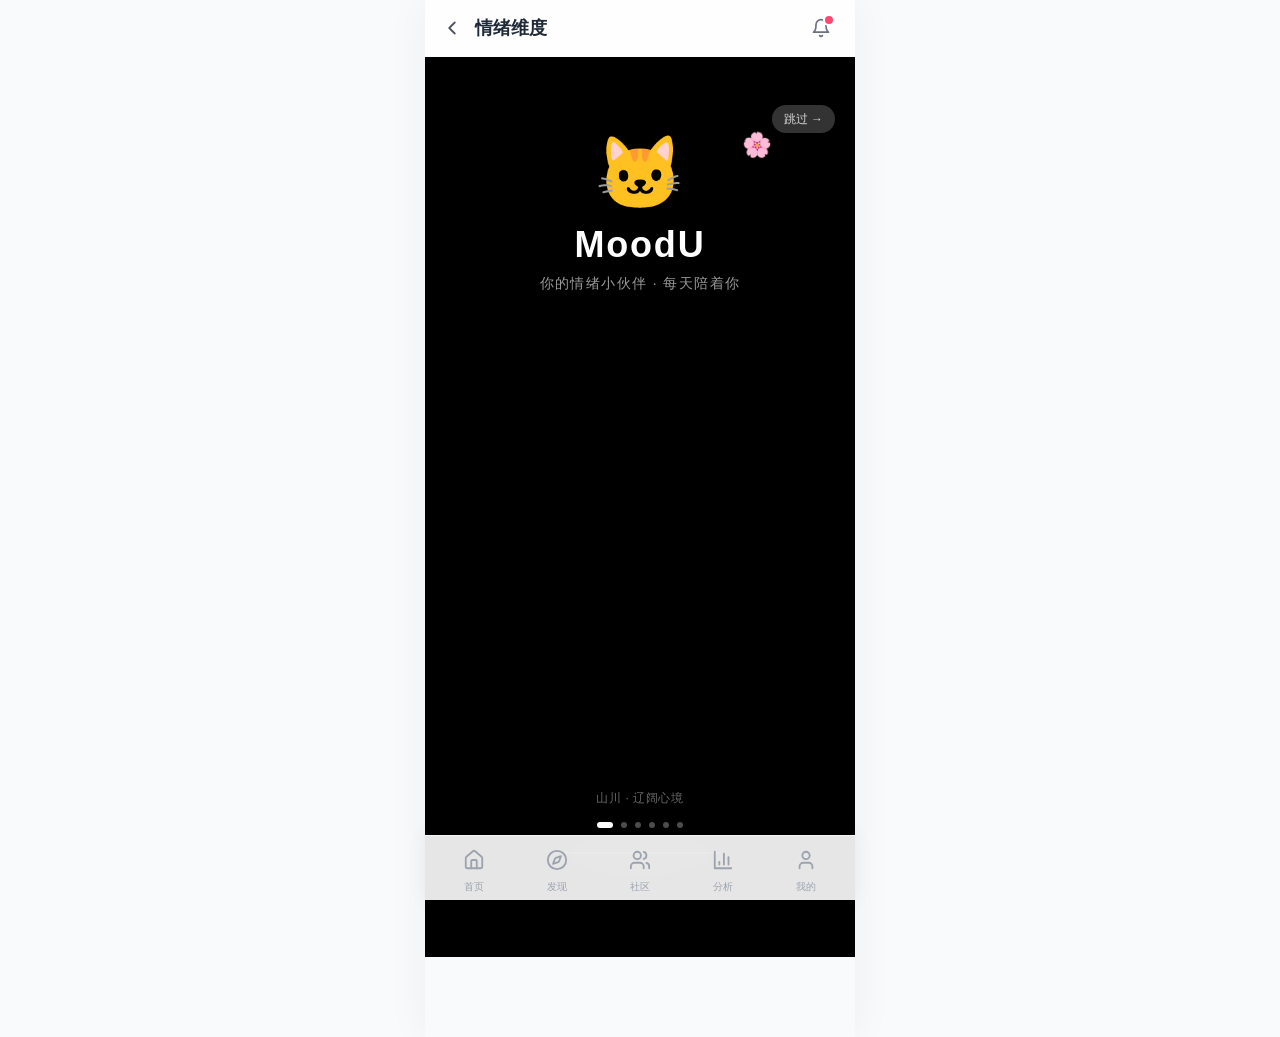
<file: index.html>
<!DOCTYPE html><html lang="zh-CN"><head><meta charSet="utf-8"/><meta name="viewport" content="width=device-width, initial-scale=1, maximum-scale=1, user-scalable=no"/><link rel="stylesheet" href="/_next/static/css/530c09026dc72eee.css" data-precedence="next"/><link rel="preload" as="script" fetchPriority="low" href="/_next/static/chunks/webpack-616e068a201ad621.js"/><script src="/_next/static/chunks/fd9d1056-cf48984c1108c87a.js" async=""></script><script src="/_next/static/chunks/117-c6ee3d5fc4ea1862.js" async=""></script><script src="/_next/static/chunks/main-app-455253f6f125b3e1.js" async=""></script><script src="/_next/static/chunks/app/page-cf00d37f605df51f.js" async=""></script><script src="/_next/static/chunks/648-55c85f69d3e6066d.js" async=""></script><script src="/_next/static/chunks/app/layout-95a6406a67e22220.js" async=""></script><title>MoodU — 你的情绪小伙伴</title><meta name="description" content="记录情绪 · 发现美好 · 遇见自己"/><script src="/_next/static/chunks/polyfills-42372ed130431b0a.js" noModule=""></script></head><body><main class="pb-20 min-h-screen"><div class="relative w-full h-screen max-w-[430px] mx-auto overflow-hidden bg-black"><div class="absolute inset-0 bg-cover bg-center transition-opacity duration-500" style="background-image:url(https://images.unsplash.com/photo-1506905925346-21bda4d32df4?w=800&amp;q=80);opacity:1"></div><div class="absolute inset-0 bg-gradient-to-b from-black/20 via-black/40 to-black/70"></div><button class="absolute top-12 right-5 px-3 py-1.5 bg-white/20 backdrop-blur rounded-full text-white/80 text-xs font-medium z-10 active:scale-95 transition-all hover:bg-white/30">跳过 →</button><div class="absolute inset-0 flex flex-col items-center justify-between py-20"><div class="text-center animate-fade-up"><div class="text-7xl mb-4 relative">🐱<span class="absolute -top-2 -right-8 text-2xl animate-gentle-bounce">🌸</span></div><h1 class="text-4xl font-bold text-white tracking-wider">MoodU</h1><p class="text-white/60 text-sm mt-2 tracking-widest">你的情绪小伙伴 · 每天陪着你</p></div><div class="text-center"><p class="text-white/40 text-xs mb-4 tracking-wider transition-opacity duration-300" style="opacity:1">山川 · 辽阔心境</p><div class="flex items-center justify-center gap-2 mb-6"><div class="w-1.5 h-1.5 rounded-full transition-all duration-300 bg-white w-4"></div><div class="w-1.5 h-1.5 rounded-full transition-all duration-300 bg-white/30"></div><div class="w-1.5 h-1.5 rounded-full transition-all duration-300 bg-white/30"></div><div class="w-1.5 h-1.5 rounded-full transition-all duration-300 bg-white/30"></div><div class="w-1.5 h-1.5 rounded-full transition-all duration-300 bg-white/30"></div><div class="w-1.5 h-1.5 rounded-full transition-all duration-300 bg-white/30"></div></div><div class="w-40 h-0.5 bg-white/20 rounded-full mx-auto overflow-hidden"><div class="h-full bg-white rounded-full animate-progress"></div></div><p class="text-white/30 text-[10px] mt-2">加载美好 · 即将开启</p></div></div></div></main><script src="/_next/static/chunks/webpack-616e068a201ad621.js" async=""></script><script>(self.__next_f=self.__next_f||[]).push([0]);self.__next_f.push([2,null])</script><script>self.__next_f.push([1,"1:HL[\"/_next/static/css/530c09026dc72eee.css\",\"style\"]\n"])</script><script>self.__next_f.push([1,"2:I[2846,[],\"\"]\n4:I[9107,[],\"ClientPageRoot\"]\n5:I[6117,[\"931\",\"static/chunks/app/page-cf00d37f605df51f.js\"],\"default\",1]\n6:I[8214,[\"648\",\"static/chunks/648-55c85f69d3e6066d.js\",\"185\",\"static/chunks/app/layout-95a6406a67e22220.js\"],\"default\"]\n7:I[4707,[],\"\"]\n8:I[6423,[],\"\"]\n9:I[8100,[\"648\",\"static/chunks/648-55c85f69d3e6066d.js\",\"185\",\"static/chunks/app/layout-95a6406a67e22220.js\"],\"default\"]\nb:I[1060,[],\"\"]\nc:[]\n"])</script><script>self.__next_f.push([1,"0:[\"$\",\"$L2\",null,{\"buildId\":\"p_pdG3ond6QcdomfjUt_g\",\"assetPrefix\":\"\",\"urlParts\":[\"\",\"\"],\"initialTree\":[\"\",{\"children\":[\"__PAGE__\",{}]},\"$undefined\",\"$undefined\",true],\"initialSeedData\":[\"\",{\"children\":[\"__PAGE__\",{},[[\"$L3\",[\"$\",\"$L4\",null,{\"props\":{\"params\":{},\"searchParams\":{}},\"Component\":\"$5\"}],null],null],null]},[[[[\"$\",\"link\",\"0\",{\"rel\":\"stylesheet\",\"href\":\"/_next/static/css/530c09026dc72eee.css\",\"precedence\":\"next\",\"crossOrigin\":\"$undefined\"}]],[\"$\",\"html\",null,{\"lang\":\"zh-CN\",\"children\":[\"$\",\"body\",null,{\"children\":[[\"$\",\"$L6\",null,{}],[\"$\",\"main\",null,{\"className\":\"pb-20 min-h-screen\",\"children\":[\"$\",\"$L7\",null,{\"parallelRouterKey\":\"children\",\"segmentPath\":[\"children\"],\"error\":\"$undefined\",\"errorStyles\":\"$undefined\",\"errorScripts\":\"$undefined\",\"template\":[\"$\",\"$L8\",null,{}],\"templateStyles\":\"$undefined\",\"templateScripts\":\"$undefined\",\"notFound\":[[\"$\",\"title\",null,{\"children\":\"404: This page could not be found.\"}],[\"$\",\"div\",null,{\"style\":{\"fontFamily\":\"system-ui,\\\"Segoe UI\\\",Roboto,Helvetica,Arial,sans-serif,\\\"Apple Color Emoji\\\",\\\"Segoe UI Emoji\\\"\",\"height\":\"100vh\",\"textAlign\":\"center\",\"display\":\"flex\",\"flexDirection\":\"column\",\"alignItems\":\"center\",\"justifyContent\":\"center\"},\"children\":[\"$\",\"div\",null,{\"children\":[[\"$\",\"style\",null,{\"dangerouslySetInnerHTML\":{\"__html\":\"body{color:#000;background:#fff;margin:0}.next-error-h1{border-right:1px solid rgba(0,0,0,.3)}@media (prefers-color-scheme:dark){body{color:#fff;background:#000}.next-error-h1{border-right:1px solid rgba(255,255,255,.3)}}\"}}],[\"$\",\"h1\",null,{\"className\":\"next-error-h1\",\"style\":{\"display\":\"inline-block\",\"margin\":\"0 20px 0 0\",\"padding\":\"0 23px 0 0\",\"fontSize\":24,\"fontWeight\":500,\"verticalAlign\":\"top\",\"lineHeight\":\"49px\"},\"children\":\"404\"}],[\"$\",\"div\",null,{\"style\":{\"display\":\"inline-block\"},\"children\":[\"$\",\"h2\",null,{\"style\":{\"fontSize\":14,\"fontWeight\":400,\"lineHeight\":\"49px\",\"margin\":0},\"children\":\"This page could not be found.\"}]}]]}]}]],\"notFoundStyles\":[]}]}],[\"$\",\"$L9\",null,{}]]}]}]],null],null],\"couldBeIntercepted\":false,\"initialHead\":[null,\"$La\"],\"globalErrorComponent\":\"$b\",\"missingSlots\":\"$Wc\"}]\n"])</script><script>self.__next_f.push([1,"a:[[\"$\",\"meta\",\"0\",{\"name\":\"viewport\",\"content\":\"width=device-width, initial-scale=1, maximum-scale=1, user-scalable=no\"}],[\"$\",\"meta\",\"1\",{\"charSet\":\"utf-8\"}],[\"$\",\"title\",\"2\",{\"children\":\"MoodU — 你的情绪小伙伴\"}],[\"$\",\"meta\",\"3\",{\"name\":\"description\",\"content\":\"记录情绪 · 发现美好 · 遇见自己\"}]]\n3:null\n"])</script></body></html>
</file>
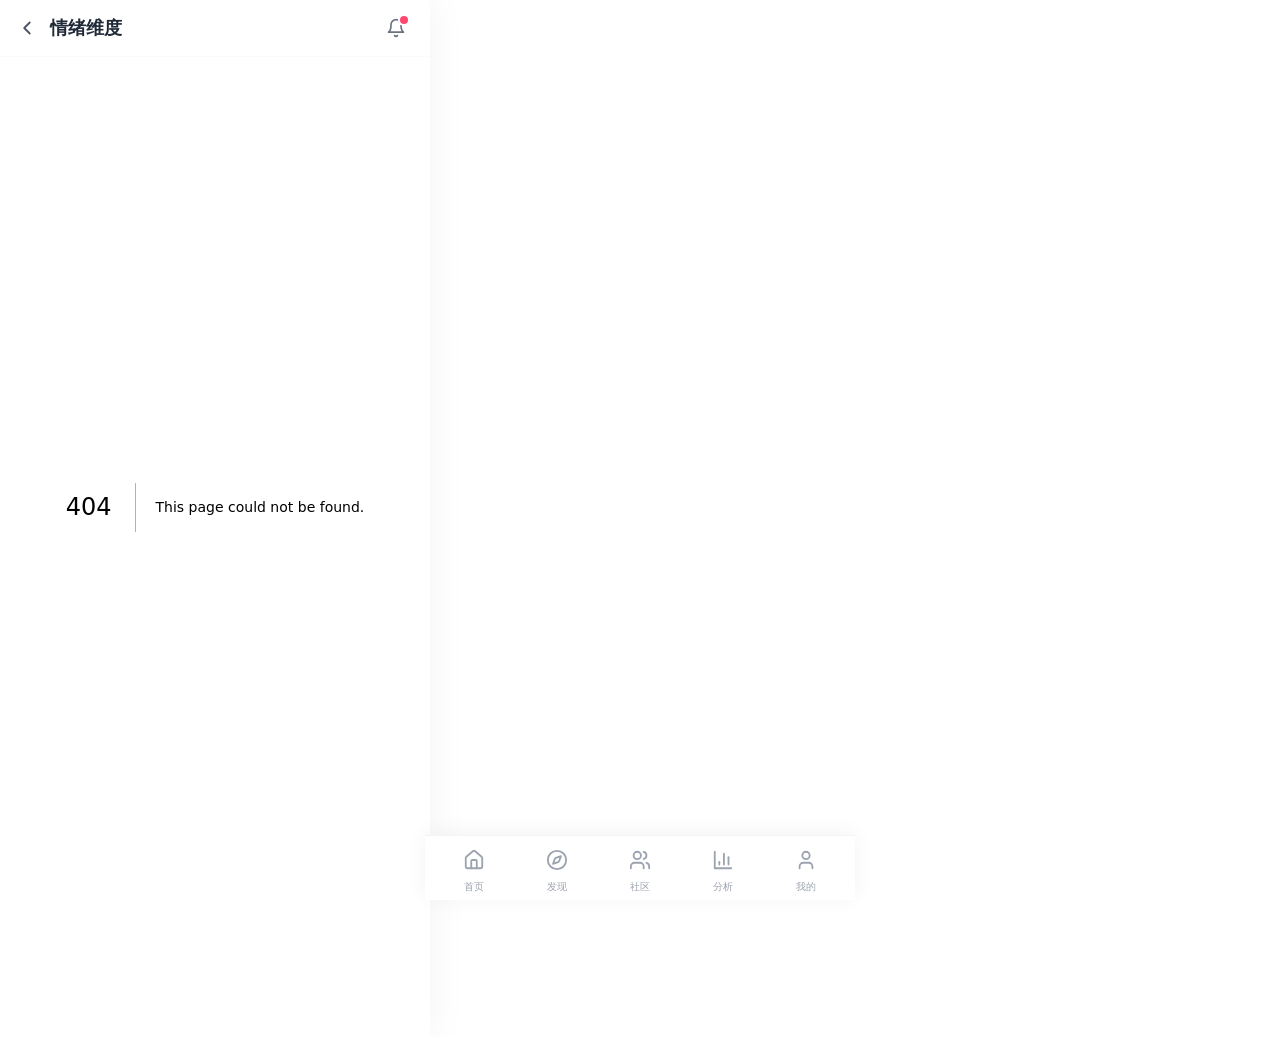
<file: 404/index.html>
<!DOCTYPE html><html lang="zh-CN"><head><meta charSet="utf-8"/><meta name="viewport" content="width=device-width, initial-scale=1, maximum-scale=1, user-scalable=no"/><link rel="stylesheet" href="/_next/static/css/530c09026dc72eee.css" data-precedence="next"/><link rel="preload" as="script" fetchPriority="low" href="/_next/static/chunks/webpack-616e068a201ad621.js"/><script src="/_next/static/chunks/fd9d1056-cf48984c1108c87a.js" async=""></script><script src="/_next/static/chunks/117-c6ee3d5fc4ea1862.js" async=""></script><script src="/_next/static/chunks/main-app-455253f6f125b3e1.js" async=""></script><script src="/_next/static/chunks/648-55c85f69d3e6066d.js" async=""></script><script src="/_next/static/chunks/app/layout-95a6406a67e22220.js" async=""></script><meta name="robots" content="noindex"/><title>404: This page could not be found.</title><title>MoodU — 你的情绪小伙伴</title><meta name="description" content="记录情绪 · 发现美好 · 遇见自己"/><script src="/_next/static/chunks/polyfills-42372ed130431b0a.js" noModule=""></script></head><body><header class="sticky top-0 z-40 bg-white/80 backdrop-blur-xl border-b border-gray-50"><div class="flex items-center justify-between h-14 px-4"><div class="flex items-center gap-2"><button class="p-1 -ml-1 rounded-lg hover:bg-gray-100 transition-colors"><svg xmlns="http://www.w3.org/2000/svg" width="22" height="22" viewBox="0 0 24 24" fill="none" stroke="currentColor" stroke-width="2" stroke-linecap="round" stroke-linejoin="round" class="lucide lucide-chevron-left text-gray-600"><path d="m15 18-6-6 6-6"></path></svg></button><div><h1 class="font-bold text-lg text-gray-800">情绪维度</h1></div></div><button class="p-2 rounded-full hover:bg-gray-100 transition-colors relative"><svg xmlns="http://www.w3.org/2000/svg" width="20" height="20" viewBox="0 0 24 24" fill="none" stroke="currentColor" stroke-width="2" stroke-linecap="round" stroke-linejoin="round" class="lucide lucide-bell text-gray-500"><path d="M6 8a6 6 0 0 1 12 0c0 7 3 9 3 9H3s3-2 3-9"></path><path d="M10.3 21a1.94 1.94 0 0 0 3.4 0"></path></svg><span class="absolute top-1.5 right-1.5 w-2 h-2 bg-primary-500 rounded-full ring-2 ring-white"></span></button></div></header><main class="pb-20 min-h-screen"><div style="font-family:system-ui,&quot;Segoe UI&quot;,Roboto,Helvetica,Arial,sans-serif,&quot;Apple Color Emoji&quot;,&quot;Segoe UI Emoji&quot;;height:100vh;text-align:center;display:flex;flex-direction:column;align-items:center;justify-content:center"><div><style>body{color:#000;background:#fff;margin:0}.next-error-h1{border-right:1px solid rgba(0,0,0,.3)}@media (prefers-color-scheme:dark){body{color:#fff;background:#000}.next-error-h1{border-right:1px solid rgba(255,255,255,.3)}}</style><h1 class="next-error-h1" style="display:inline-block;margin:0 20px 0 0;padding:0 23px 0 0;font-size:24px;font-weight:500;vertical-align:top;line-height:49px">404</h1><div style="display:inline-block"><h2 style="font-size:14px;font-weight:400;line-height:49px;margin:0">This page could not be found.</h2></div></div></div></main><nav class="fixed bottom-0 left-1/2 -translate-x-1/2 w-full max-w-[430px] bg-white/90 backdrop-blur-lg border-t border-gray-100 px-2 pb-[var(--safe-bottom)] z-50" style="box-shadow:0 -2px 20px rgba(0,0,0,0.05)"><div class="flex items-center justify-around h-16"><a class="flex flex-col items-center justify-center gap-0.5 w-16 h-full transition-all duration-200 relative" href="/home/"><div class="p-1.5 rounded-xl transition-all duration-300 "><svg xmlns="http://www.w3.org/2000/svg" width="22" height="22" viewBox="0 0 24 24" fill="none" stroke="currentColor" stroke-width="2" stroke-linecap="round" stroke-linejoin="round" class="lucide lucide-house transition-colors duration-300 text-gray-400"><path d="M15 21v-8a1 1 0 0 0-1-1h-4a1 1 0 0 0-1 1v8"></path><path d="M3 10a2 2 0 0 1 .709-1.528l7-5.999a2 2 0 0 1 2.582 0l7 5.999A2 2 0 0 1 21 10v9a2 2 0 0 1-2 2H5a2 2 0 0 1-2-2z"></path></svg></div><span class="text-[10px] font-medium transition-colors duration-300 text-gray-400">首页</span></a><a class="flex flex-col items-center justify-center gap-0.5 w-16 h-full transition-all duration-200 relative" href="/discover/"><div class="p-1.5 rounded-xl transition-all duration-300 "><svg xmlns="http://www.w3.org/2000/svg" width="22" height="22" viewBox="0 0 24 24" fill="none" stroke="currentColor" stroke-width="2" stroke-linecap="round" stroke-linejoin="round" class="lucide lucide-compass transition-colors duration-300 text-gray-400"><path d="m16.24 7.76-1.804 5.411a2 2 0 0 1-1.265 1.265L7.76 16.24l1.804-5.411a2 2 0 0 1 1.265-1.265z"></path><circle cx="12" cy="12" r="10"></circle></svg></div><span class="text-[10px] font-medium transition-colors duration-300 text-gray-400">发现</span></a><a class="flex flex-col items-center justify-center gap-0.5 w-16 h-full transition-all duration-200 relative" href="/community/"><div class="p-1.5 rounded-xl transition-all duration-300 "><svg xmlns="http://www.w3.org/2000/svg" width="22" height="22" viewBox="0 0 24 24" fill="none" stroke="currentColor" stroke-width="2" stroke-linecap="round" stroke-linejoin="round" class="lucide lucide-users transition-colors duration-300 text-gray-400"><path d="M16 21v-2a4 4 0 0 0-4-4H6a4 4 0 0 0-4 4v2"></path><circle cx="9" cy="7" r="4"></circle><path d="M22 21v-2a4 4 0 0 0-3-3.87"></path><path d="M16 3.13a4 4 0 0 1 0 7.75"></path></svg></div><span class="text-[10px] font-medium transition-colors duration-300 text-gray-400">社区</span></a><a class="flex flex-col items-center justify-center gap-0.5 w-16 h-full transition-all duration-200 relative" href="/analysis/"><div class="p-1.5 rounded-xl transition-all duration-300 "><svg xmlns="http://www.w3.org/2000/svg" width="22" height="22" viewBox="0 0 24 24" fill="none" stroke="currentColor" stroke-width="2" stroke-linecap="round" stroke-linejoin="round" class="lucide lucide-bar-chart3 transition-colors duration-300 text-gray-400"><path d="M3 3v18h18"></path><path d="M18 17V9"></path><path d="M13 17V5"></path><path d="M8 17v-3"></path></svg></div><span class="text-[10px] font-medium transition-colors duration-300 text-gray-400">分析</span></a><a class="flex flex-col items-center justify-center gap-0.5 w-16 h-full transition-all duration-200 relative" href="/profile/"><div class="p-1.5 rounded-xl transition-all duration-300 "><svg xmlns="http://www.w3.org/2000/svg" width="22" height="22" viewBox="0 0 24 24" fill="none" stroke="currentColor" stroke-width="2" stroke-linecap="round" stroke-linejoin="round" class="lucide lucide-user transition-colors duration-300 text-gray-400"><path d="M19 21v-2a4 4 0 0 0-4-4H9a4 4 0 0 0-4 4v2"></path><circle cx="12" cy="7" r="4"></circle></svg></div><span class="text-[10px] font-medium transition-colors duration-300 text-gray-400">我的</span></a></div></nav><script src="/_next/static/chunks/webpack-616e068a201ad621.js" async=""></script><script>(self.__next_f=self.__next_f||[]).push([0]);self.__next_f.push([2,null])</script><script>self.__next_f.push([1,"1:HL[\"/_next/static/css/530c09026dc72eee.css\",\"style\"]\n"])</script><script>self.__next_f.push([1,"2:I[2846,[],\"\"]\n4:I[4707,[],\"\"]\n5:I[6423,[],\"\"]\n6:I[8214,[\"648\",\"static/chunks/648-55c85f69d3e6066d.js\",\"185\",\"static/chunks/app/layout-95a6406a67e22220.js\"],\"default\"]\nb:I[8100,[\"648\",\"static/chunks/648-55c85f69d3e6066d.js\",\"185\",\"static/chunks/app/layout-95a6406a67e22220.js\"],\"default\"]\nd:I[1060,[],\"\"]\n7:{\"fontFamily\":\"system-ui,\\\"Segoe UI\\\",Roboto,Helvetica,Arial,sans-serif,\\\"Apple Color Emoji\\\",\\\"Segoe UI Emoji\\\"\",\"height\":\"100vh\",\"textAlign\":\"center\",\"display\":\"flex\",\"flexDirection\":\"column\",\"alignItems\":\"center\",\"justifyContent\":\"center\"}\n8:{\"display\":\"inline-block\",\"margin\":\"0 20px 0 0\",\"padding\":\"0 23px 0 0\",\"fontSize\":24,\"fontWeight\":500,\"verticalAlign\":\"top\",\"lineHeight\":\"49px\"}\n9:{\"display\":\"inline-block\"}\na:{\"fontSize\":14,\"fontWeight\":400,\"lineHeight\":\"49px\",\"margin\":0}\ne:[]\n"])</script><script>self.__next_f.push([1,"0:[\"$\",\"$L2\",null,{\"buildId\":\"p_pdG3ond6QcdomfjUt_g\",\"assetPrefix\":\"\",\"urlParts\":[\"\",\"_not-found\",\"\"],\"initialTree\":[\"\",{\"children\":[\"/_not-found\",{\"children\":[\"__PAGE__\",{}]}]},\"$undefined\",\"$undefined\",true],\"initialSeedData\":[\"\",{\"children\":[\"/_not-found\",{\"children\":[\"__PAGE__\",{},[[\"$L3\",[[\"$\",\"title\",null,{\"children\":\"404: This page could not be found.\"}],[\"$\",\"div\",null,{\"style\":{\"fontFamily\":\"system-ui,\\\"Segoe UI\\\",Roboto,Helvetica,Arial,sans-serif,\\\"Apple Color Emoji\\\",\\\"Segoe UI Emoji\\\"\",\"height\":\"100vh\",\"textAlign\":\"center\",\"display\":\"flex\",\"flexDirection\":\"column\",\"alignItems\":\"center\",\"justifyContent\":\"center\"},\"children\":[\"$\",\"div\",null,{\"children\":[[\"$\",\"style\",null,{\"dangerouslySetInnerHTML\":{\"__html\":\"body{color:#000;background:#fff;margin:0}.next-error-h1{border-right:1px solid rgba(0,0,0,.3)}@media (prefers-color-scheme:dark){body{color:#fff;background:#000}.next-error-h1{border-right:1px solid rgba(255,255,255,.3)}}\"}}],[\"$\",\"h1\",null,{\"className\":\"next-error-h1\",\"style\":{\"display\":\"inline-block\",\"margin\":\"0 20px 0 0\",\"padding\":\"0 23px 0 0\",\"fontSize\":24,\"fontWeight\":500,\"verticalAlign\":\"top\",\"lineHeight\":\"49px\"},\"children\":\"404\"}],[\"$\",\"div\",null,{\"style\":{\"display\":\"inline-block\"},\"children\":[\"$\",\"h2\",null,{\"style\":{\"fontSize\":14,\"fontWeight\":400,\"lineHeight\":\"49px\",\"margin\":0},\"children\":\"This page could not be found.\"}]}]]}]}]],null],null],null]},[null,[\"$\",\"$L4\",null,{\"parallelRouterKey\":\"children\",\"segmentPath\":[\"children\",\"/_not-found\",\"children\"],\"error\":\"$undefined\",\"errorStyles\":\"$undefined\",\"errorScripts\":\"$undefined\",\"template\":[\"$\",\"$L5\",null,{}],\"templateStyles\":\"$undefined\",\"templateScripts\":\"$undefined\",\"notFound\":\"$undefined\",\"notFoundStyles\":\"$undefined\"}]],null]},[[[[\"$\",\"link\",\"0\",{\"rel\":\"stylesheet\",\"href\":\"/_next/static/css/530c09026dc72eee.css\",\"precedence\":\"next\",\"crossOrigin\":\"$undefined\"}]],[\"$\",\"html\",null,{\"lang\":\"zh-CN\",\"children\":[\"$\",\"body\",null,{\"children\":[[\"$\",\"$L6\",null,{}],[\"$\",\"main\",null,{\"className\":\"pb-20 min-h-screen\",\"children\":[\"$\",\"$L4\",null,{\"parallelRouterKey\":\"children\",\"segmentPath\":[\"children\"],\"error\":\"$undefined\",\"errorStyles\":\"$undefined\",\"errorScripts\":\"$undefined\",\"template\":[\"$\",\"$L5\",null,{}],\"templateStyles\":\"$undefined\",\"templateScripts\":\"$undefined\",\"notFound\":[[\"$\",\"title\",null,{\"children\":\"404: This page could not be found.\"}],[\"$\",\"div\",null,{\"style\":\"$7\",\"children\":[\"$\",\"div\",null,{\"children\":[[\"$\",\"style\",null,{\"dangerouslySetInnerHTML\":{\"__html\":\"body{color:#000;background:#fff;margin:0}.next-error-h1{border-right:1px solid rgba(0,0,0,.3)}@media (prefers-color-scheme:dark){body{color:#fff;background:#000}.next-error-h1{border-right:1px solid rgba(255,255,255,.3)}}\"}}],[\"$\",\"h1\",null,{\"className\":\"next-error-h1\",\"style\":\"$8\",\"children\":\"404\"}],[\"$\",\"div\",null,{\"style\":\"$9\",\"children\":[\"$\",\"h2\",null,{\"style\":\"$a\",\"children\":\"This page could not be found.\"}]}]]}]}]],\"notFoundStyles\":[]}]}],[\"$\",\"$Lb\",null,{}]]}]}]],null],null],\"couldBeIntercepted\":false,\"initialHead\":[[\"$\",\"meta\",null,{\"name\":\"robots\",\"content\":\"noindex\"}],\"$Lc\"],\"globalErrorComponent\":\"$d\",\"missingSlots\":\"$We\"}]\n"])</script><script>self.__next_f.push([1,"c:[[\"$\",\"meta\",\"0\",{\"name\":\"viewport\",\"content\":\"width=device-width, initial-scale=1, maximum-scale=1, user-scalable=no\"}],[\"$\",\"meta\",\"1\",{\"charSet\":\"utf-8\"}],[\"$\",\"title\",\"2\",{\"children\":\"MoodU — 你的情绪小伙伴\"}],[\"$\",\"meta\",\"3\",{\"name\":\"description\",\"content\":\"记录情绪 · 发现美好 · 遇见自己\"}]]\n3:null\n"])</script></body></html>
</file>
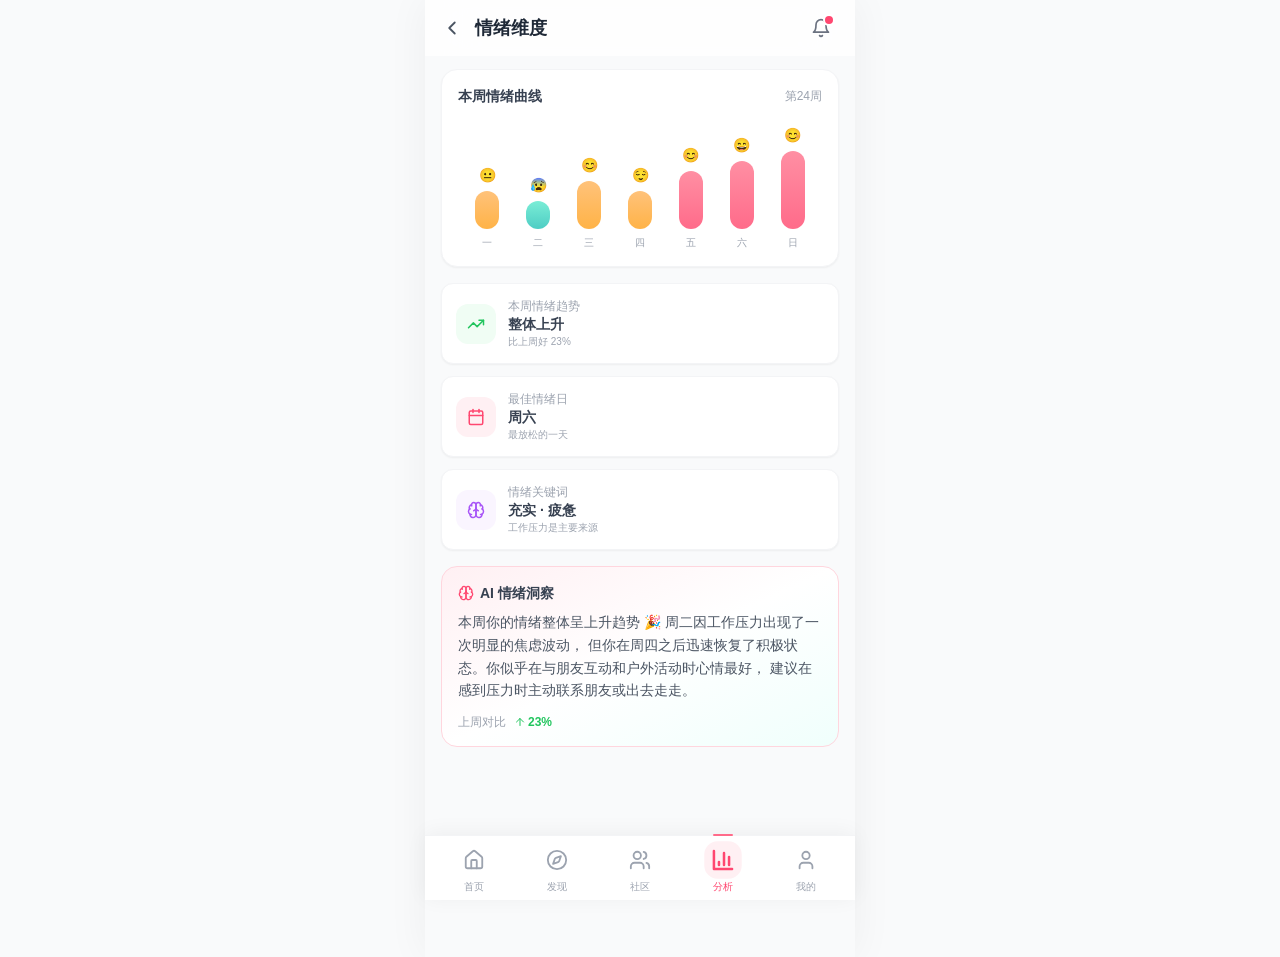
<file: analysis/index.html>
<!DOCTYPE html><html lang="zh-CN"><head><meta charSet="utf-8"/><meta name="viewport" content="width=device-width, initial-scale=1, maximum-scale=1, user-scalable=no"/><link rel="stylesheet" href="/_next/static/css/530c09026dc72eee.css" data-precedence="next"/><link rel="preload" as="script" fetchPriority="low" href="/_next/static/chunks/webpack-616e068a201ad621.js"/><script src="/_next/static/chunks/fd9d1056-cf48984c1108c87a.js" async=""></script><script src="/_next/static/chunks/117-c6ee3d5fc4ea1862.js" async=""></script><script src="/_next/static/chunks/main-app-455253f6f125b3e1.js" async=""></script><script src="/_next/static/chunks/app/analysis/page-3bdefb8b32297aa0.js" async=""></script><script src="/_next/static/chunks/648-55c85f69d3e6066d.js" async=""></script><script src="/_next/static/chunks/app/layout-95a6406a67e22220.js" async=""></script><title>MoodU — 你的情绪小伙伴</title><meta name="description" content="记录情绪 · 发现美好 · 遇见自己"/><script src="/_next/static/chunks/polyfills-42372ed130431b0a.js" noModule=""></script></head><body><header class="sticky top-0 z-40 bg-white/80 backdrop-blur-xl border-b border-gray-50"><div class="flex items-center justify-between h-14 px-4"><div class="flex items-center gap-2"><button class="p-1 -ml-1 rounded-lg hover:bg-gray-100 transition-colors"><svg xmlns="http://www.w3.org/2000/svg" width="22" height="22" viewBox="0 0 24 24" fill="none" stroke="currentColor" stroke-width="2" stroke-linecap="round" stroke-linejoin="round" class="lucide lucide-chevron-left text-gray-600"><path d="m15 18-6-6 6-6"></path></svg></button><div><h1 class="font-bold text-lg text-gray-800">情绪维度</h1></div></div><button class="p-2 rounded-full hover:bg-gray-100 transition-colors relative"><svg xmlns="http://www.w3.org/2000/svg" width="20" height="20" viewBox="0 0 24 24" fill="none" stroke="currentColor" stroke-width="2" stroke-linecap="round" stroke-linejoin="round" class="lucide lucide-bell text-gray-500"><path d="M6 8a6 6 0 0 1 12 0c0 7 3 9 3 9H3s3-2 3-9"></path><path d="M10.3 21a1.94 1.94 0 0 0 3.4 0"></path></svg><span class="absolute top-1.5 right-1.5 w-2 h-2 bg-primary-500 rounded-full ring-2 ring-white"></span></button></div></header><main class="pb-20 min-h-screen"><div class="px-4 pt-3"><div class="p-4 mb-4 bg-white rounded-2xl border border-gray-100 shadow-sm"><div class="flex items-center justify-between mb-4"><span class="text-sm font-semibold text-gray-700">本周情绪曲线</span><span class="text-xs text-gray-400">第24周</span></div><div class="flex items-end justify-between h-32 px-1"><div class="flex flex-col items-center gap-1.5 flex-1"><span class="text-sm">😐</span><div class="w-full flex justify-center"><div class="w-6 rounded-full transition-all duration-500 bg-gradient-to-t from-accent-400 to-accent-300" style="height:38px"></div></div><span class="text-[10px] text-gray-400">一</span></div><div class="flex flex-col items-center gap-1.5 flex-1"><span class="text-sm">😰</span><div class="w-full flex justify-center"><div class="w-6 rounded-full transition-all duration-500 bg-gradient-to-t from-calm-400 to-calm-300" style="height:28px"></div></div><span class="text-[10px] text-gray-400">二</span></div><div class="flex flex-col items-center gap-1.5 flex-1"><span class="text-sm">😊</span><div class="w-full flex justify-center"><div class="w-6 rounded-full transition-all duration-500 bg-gradient-to-t from-accent-400 to-accent-300" style="height:48px"></div></div><span class="text-[10px] text-gray-400">三</span></div><div class="flex flex-col items-center gap-1.5 flex-1"><span class="text-sm">😌</span><div class="w-full flex justify-center"><div class="w-6 rounded-full transition-all duration-500 bg-gradient-to-t from-accent-400 to-accent-300" style="height:38px"></div></div><span class="text-[10px] text-gray-400">四</span></div><div class="flex flex-col items-center gap-1.5 flex-1"><span class="text-sm">😊</span><div class="w-full flex justify-center"><div class="w-6 rounded-full transition-all duration-500 bg-gradient-to-t from-primary-400 to-primary-300" style="height:58px"></div></div><span class="text-[10px] text-gray-400">五</span></div><div class="flex flex-col items-center gap-1.5 flex-1"><span class="text-sm">😄</span><div class="w-full flex justify-center"><div class="w-6 rounded-full transition-all duration-500 bg-gradient-to-t from-primary-400 to-primary-300" style="height:68px"></div></div><span class="text-[10px] text-gray-400">六</span></div><div class="flex flex-col items-center gap-1.5 flex-1"><span class="text-sm">😊</span><div class="w-full flex justify-center"><div class="w-6 rounded-full transition-all duration-500 bg-gradient-to-t from-primary-400 to-primary-300" style="height:78px"></div></div><span class="text-[10px] text-gray-400">日</span></div></div></div><div class="space-y-3 mb-4"><div class="flex items-center gap-3 p-3.5 bg-white rounded-xl border border-gray-100 shadow-sm"><div class="w-10 h-10 rounded-xl flex items-center justify-center text-green-500 bg-green-50"><svg xmlns="http://www.w3.org/2000/svg" width="18" height="18" viewBox="0 0 24 24" fill="none" stroke="currentColor" stroke-width="2" stroke-linecap="round" stroke-linejoin="round" class="lucide lucide-trending-up"><polyline points="22 7 13.5 15.5 8.5 10.5 2 17"></polyline><polyline points="16 7 22 7 22 13"></polyline></svg></div><div class="flex-1"><p class="text-xs text-gray-400">本周情绪趋势</p><p class="text-sm font-semibold text-gray-700">整体上升</p><p class="text-[10px] text-gray-400">比上周好 23%</p></div></div><div class="flex items-center gap-3 p-3.5 bg-white rounded-xl border border-gray-100 shadow-sm"><div class="w-10 h-10 rounded-xl flex items-center justify-center text-primary-500 bg-primary-50"><svg xmlns="http://www.w3.org/2000/svg" width="18" height="18" viewBox="0 0 24 24" fill="none" stroke="currentColor" stroke-width="2" stroke-linecap="round" stroke-linejoin="round" class="lucide lucide-calendar"><path d="M8 2v4"></path><path d="M16 2v4"></path><rect width="18" height="18" x="3" y="4" rx="2"></rect><path d="M3 10h18"></path></svg></div><div class="flex-1"><p class="text-xs text-gray-400">最佳情绪日</p><p class="text-sm font-semibold text-gray-700">周六</p><p class="text-[10px] text-gray-400">最放松的一天</p></div></div><div class="flex items-center gap-3 p-3.5 bg-white rounded-xl border border-gray-100 shadow-sm"><div class="w-10 h-10 rounded-xl flex items-center justify-center text-purple-500 bg-purple-50"><svg xmlns="http://www.w3.org/2000/svg" width="18" height="18" viewBox="0 0 24 24" fill="none" stroke="currentColor" stroke-width="2" stroke-linecap="round" stroke-linejoin="round" class="lucide lucide-brain"><path d="M12 5a3 3 0 1 0-5.997.125 4 4 0 0 0-2.526 5.77 4 4 0 0 0 .556 6.588A4 4 0 1 0 12 18Z"></path><path d="M12 5a3 3 0 1 1 5.997.125 4 4 0 0 1 2.526 5.77 4 4 0 0 1-.556 6.588A4 4 0 1 1 12 18Z"></path><path d="M15 13a4.5 4.5 0 0 1-3-4 4.5 4.5 0 0 1-3 4"></path><path d="M17.599 6.5a3 3 0 0 0 .399-1.375"></path><path d="M6.003 5.125A3 3 0 0 0 6.401 6.5"></path><path d="M3.477 10.896a4 4 0 0 1 .585-.396"></path><path d="M19.938 10.5a4 4 0 0 1 .585.396"></path><path d="M6 18a4 4 0 0 1-1.967-.516"></path><path d="M19.967 17.484A4 4 0 0 1 18 18"></path></svg></div><div class="flex-1"><p class="text-xs text-gray-400">情绪关键词</p><p class="text-sm font-semibold text-gray-700">充实 · 疲惫</p><p class="text-[10px] text-gray-400">工作压力是主要来源</p></div></div></div><div class="p-4 rounded-2xl bg-gradient-to-br from-primary-50 via-white to-calm-50 border border-primary-100"><div class="flex items-center gap-1.5 mb-2"><svg xmlns="http://www.w3.org/2000/svg" width="16" height="16" viewBox="0 0 24 24" fill="none" stroke="currentColor" stroke-width="2" stroke-linecap="round" stroke-linejoin="round" class="lucide lucide-brain text-primary-500"><path d="M12 5a3 3 0 1 0-5.997.125 4 4 0 0 0-2.526 5.77 4 4 0 0 0 .556 6.588A4 4 0 1 0 12 18Z"></path><path d="M12 5a3 3 0 1 1 5.997.125 4 4 0 0 1 2.526 5.77 4 4 0 0 1-.556 6.588A4 4 0 1 1 12 18Z"></path><path d="M15 13a4.5 4.5 0 0 1-3-4 4.5 4.5 0 0 1-3 4"></path><path d="M17.599 6.5a3 3 0 0 0 .399-1.375"></path><path d="M6.003 5.125A3 3 0 0 0 6.401 6.5"></path><path d="M3.477 10.896a4 4 0 0 1 .585-.396"></path><path d="M19.938 10.5a4 4 0 0 1 .585.396"></path><path d="M6 18a4 4 0 0 1-1.967-.516"></path><path d="M19.967 17.484A4 4 0 0 1 18 18"></path></svg><span class="text-sm font-semibold text-gray-700">AI 情绪洞察</span></div><p class="text-sm text-gray-600 leading-relaxed">本周你的情绪整体呈上升趋势 🎉 周二因工作压力出现了一次明显的焦虑波动， 但你在周四之后迅速恢复了积极状态。你似乎在与朋友互动和户外活动时心情最好， 建议在感到压力时主动联系朋友或出去走走。</p><div class="mt-3 flex items-center gap-2"><span class="text-xs text-gray-400">上周对比</span><span class="text-xs font-semibold text-green-500 flex items-center gap-0.5"><svg xmlns="http://www.w3.org/2000/svg" width="12" height="12" viewBox="0 0 24 24" fill="none" stroke="currentColor" stroke-width="2" stroke-linecap="round" stroke-linejoin="round" class="lucide lucide-arrow-up"><path d="m5 12 7-7 7 7"></path><path d="M12 19V5"></path></svg> 23%</span></div></div><div class="h-6"></div></div></main><nav class="fixed bottom-0 left-1/2 -translate-x-1/2 w-full max-w-[430px] bg-white/90 backdrop-blur-lg border-t border-gray-100 px-2 pb-[var(--safe-bottom)] z-50" style="box-shadow:0 -2px 20px rgba(0,0,0,0.05)"><div class="flex items-center justify-around h-16"><a class="flex flex-col items-center justify-center gap-0.5 w-16 h-full transition-all duration-200 relative" href="/home/"><div class="p-1.5 rounded-xl transition-all duration-300 "><svg xmlns="http://www.w3.org/2000/svg" width="22" height="22" viewBox="0 0 24 24" fill="none" stroke="currentColor" stroke-width="2" stroke-linecap="round" stroke-linejoin="round" class="lucide lucide-house transition-colors duration-300 text-gray-400"><path d="M15 21v-8a1 1 0 0 0-1-1h-4a1 1 0 0 0-1 1v8"></path><path d="M3 10a2 2 0 0 1 .709-1.528l7-5.999a2 2 0 0 1 2.582 0l7 5.999A2 2 0 0 1 21 10v9a2 2 0 0 1-2 2H5a2 2 0 0 1-2-2z"></path></svg></div><span class="text-[10px] font-medium transition-colors duration-300 text-gray-400">首页</span></a><a class="flex flex-col items-center justify-center gap-0.5 w-16 h-full transition-all duration-200 relative" href="/discover/"><div class="p-1.5 rounded-xl transition-all duration-300 "><svg xmlns="http://www.w3.org/2000/svg" width="22" height="22" viewBox="0 0 24 24" fill="none" stroke="currentColor" stroke-width="2" stroke-linecap="round" stroke-linejoin="round" class="lucide lucide-compass transition-colors duration-300 text-gray-400"><path d="m16.24 7.76-1.804 5.411a2 2 0 0 1-1.265 1.265L7.76 16.24l1.804-5.411a2 2 0 0 1 1.265-1.265z"></path><circle cx="12" cy="12" r="10"></circle></svg></div><span class="text-[10px] font-medium transition-colors duration-300 text-gray-400">发现</span></a><a class="flex flex-col items-center justify-center gap-0.5 w-16 h-full transition-all duration-200 relative" href="/community/"><div class="p-1.5 rounded-xl transition-all duration-300 "><svg xmlns="http://www.w3.org/2000/svg" width="22" height="22" viewBox="0 0 24 24" fill="none" stroke="currentColor" stroke-width="2" stroke-linecap="round" stroke-linejoin="round" class="lucide lucide-users transition-colors duration-300 text-gray-400"><path d="M16 21v-2a4 4 0 0 0-4-4H6a4 4 0 0 0-4 4v2"></path><circle cx="9" cy="7" r="4"></circle><path d="M22 21v-2a4 4 0 0 0-3-3.87"></path><path d="M16 3.13a4 4 0 0 1 0 7.75"></path></svg></div><span class="text-[10px] font-medium transition-colors duration-300 text-gray-400">社区</span></a><a class="flex flex-col items-center justify-center gap-0.5 w-16 h-full transition-all duration-200 relative" href="/analysis/"><div class="p-1.5 rounded-xl transition-all duration-300 bg-primary-50 scale-110"><svg xmlns="http://www.w3.org/2000/svg" width="22" height="22" viewBox="0 0 24 24" fill="none" stroke="currentColor" stroke-width="2.5" stroke-linecap="round" stroke-linejoin="round" class="lucide lucide-bar-chart3 transition-colors duration-300 text-primary-500"><path d="M3 3v18h18"></path><path d="M18 17V9"></path><path d="M13 17V5"></path><path d="M8 17v-3"></path></svg></div><span class="text-[10px] font-medium transition-colors duration-300 text-primary-500">分析</span><span class="absolute -top-0.5 w-5 h-0.5 bg-primary-400 rounded-full"></span></a><a class="flex flex-col items-center justify-center gap-0.5 w-16 h-full transition-all duration-200 relative" href="/profile/"><div class="p-1.5 rounded-xl transition-all duration-300 "><svg xmlns="http://www.w3.org/2000/svg" width="22" height="22" viewBox="0 0 24 24" fill="none" stroke="currentColor" stroke-width="2" stroke-linecap="round" stroke-linejoin="round" class="lucide lucide-user transition-colors duration-300 text-gray-400"><path d="M19 21v-2a4 4 0 0 0-4-4H9a4 4 0 0 0-4 4v2"></path><circle cx="12" cy="7" r="4"></circle></svg></div><span class="text-[10px] font-medium transition-colors duration-300 text-gray-400">我的</span></a></div></nav><script src="/_next/static/chunks/webpack-616e068a201ad621.js" async=""></script><script>(self.__next_f=self.__next_f||[]).push([0]);self.__next_f.push([2,null])</script><script>self.__next_f.push([1,"1:HL[\"/_next/static/css/530c09026dc72eee.css\",\"style\"]\n"])</script><script>self.__next_f.push([1,"2:I[2846,[],\"\"]\n4:I[9107,[],\"ClientPageRoot\"]\n5:I[1030,[\"490\",\"static/chunks/app/analysis/page-3bdefb8b32297aa0.js\"],\"default\",1]\n6:I[4707,[],\"\"]\n7:I[6423,[],\"\"]\n8:I[8214,[\"648\",\"static/chunks/648-55c85f69d3e6066d.js\",\"185\",\"static/chunks/app/layout-95a6406a67e22220.js\"],\"default\"]\n9:I[8100,[\"648\",\"static/chunks/648-55c85f69d3e6066d.js\",\"185\",\"static/chunks/app/layout-95a6406a67e22220.js\"],\"default\"]\nb:I[1060,[],\"\"]\nc:[]\n"])</script><script>self.__next_f.push([1,"0:[\"$\",\"$L2\",null,{\"buildId\":\"p_pdG3ond6QcdomfjUt_g\",\"assetPrefix\":\"\",\"urlParts\":[\"\",\"analysis\",\"\"],\"initialTree\":[\"\",{\"children\":[\"analysis\",{\"children\":[\"__PAGE__\",{}]}]},\"$undefined\",\"$undefined\",true],\"initialSeedData\":[\"\",{\"children\":[\"analysis\",{\"children\":[\"__PAGE__\",{},[[\"$L3\",[\"$\",\"$L4\",null,{\"props\":{\"params\":{},\"searchParams\":{}},\"Component\":\"$5\"}],null],null],null]},[null,[\"$\",\"$L6\",null,{\"parallelRouterKey\":\"children\",\"segmentPath\":[\"children\",\"analysis\",\"children\"],\"error\":\"$undefined\",\"errorStyles\":\"$undefined\",\"errorScripts\":\"$undefined\",\"template\":[\"$\",\"$L7\",null,{}],\"templateStyles\":\"$undefined\",\"templateScripts\":\"$undefined\",\"notFound\":\"$undefined\",\"notFoundStyles\":\"$undefined\"}]],null]},[[[[\"$\",\"link\",\"0\",{\"rel\":\"stylesheet\",\"href\":\"/_next/static/css/530c09026dc72eee.css\",\"precedence\":\"next\",\"crossOrigin\":\"$undefined\"}]],[\"$\",\"html\",null,{\"lang\":\"zh-CN\",\"children\":[\"$\",\"body\",null,{\"children\":[[\"$\",\"$L8\",null,{}],[\"$\",\"main\",null,{\"className\":\"pb-20 min-h-screen\",\"children\":[\"$\",\"$L6\",null,{\"parallelRouterKey\":\"children\",\"segmentPath\":[\"children\"],\"error\":\"$undefined\",\"errorStyles\":\"$undefined\",\"errorScripts\":\"$undefined\",\"template\":[\"$\",\"$L7\",null,{}],\"templateStyles\":\"$undefined\",\"templateScripts\":\"$undefined\",\"notFound\":[[\"$\",\"title\",null,{\"children\":\"404: This page could not be found.\"}],[\"$\",\"div\",null,{\"style\":{\"fontFamily\":\"system-ui,\\\"Segoe UI\\\",Roboto,Helvetica,Arial,sans-serif,\\\"Apple Color Emoji\\\",\\\"Segoe UI Emoji\\\"\",\"height\":\"100vh\",\"textAlign\":\"center\",\"display\":\"flex\",\"flexDirection\":\"column\",\"alignItems\":\"center\",\"justifyContent\":\"center\"},\"children\":[\"$\",\"div\",null,{\"children\":[[\"$\",\"style\",null,{\"dangerouslySetInnerHTML\":{\"__html\":\"body{color:#000;background:#fff;margin:0}.next-error-h1{border-right:1px solid rgba(0,0,0,.3)}@media (prefers-color-scheme:dark){body{color:#fff;background:#000}.next-error-h1{border-right:1px solid rgba(255,255,255,.3)}}\"}}],[\"$\",\"h1\",null,{\"className\":\"next-error-h1\",\"style\":{\"display\":\"inline-block\",\"margin\":\"0 20px 0 0\",\"padding\":\"0 23px 0 0\",\"fontSize\":24,\"fontWeight\":500,\"verticalAlign\":\"top\",\"lineHeight\":\"49px\"},\"children\":\"404\"}],[\"$\",\"div\",null,{\"style\":{\"display\":\"inline-block\"},\"children\":[\"$\",\"h2\",null,{\"style\":{\"fontSize\":14,\"fontWeight\":400,\"lineHeight\":\"49px\",\"margin\":0},\"children\":\"This page could not be found.\"}]}]]}]}]],\"notFoundStyles\":[]}]}],[\"$\",\"$L9\",null,{}]]}]}]],null],null],\"couldBeIntercepted\":false,\"initialHead\":[null,\"$La\"],\"globalErrorComponent\":\"$b\",\"missingSlots\":\"$Wc\"}]\n"])</script><script>self.__next_f.push([1,"a:[[\"$\",\"meta\",\"0\",{\"name\":\"viewport\",\"content\":\"width=device-width, initial-scale=1, maximum-scale=1, user-scalable=no\"}],[\"$\",\"meta\",\"1\",{\"charSet\":\"utf-8\"}],[\"$\",\"title\",\"2\",{\"children\":\"MoodU — 你的情绪小伙伴\"}],[\"$\",\"meta\",\"3\",{\"name\":\"description\",\"content\":\"记录情绪 · 发现美好 · 遇见自己\"}]]\n3:null\n"])</script></body></html>
</file>
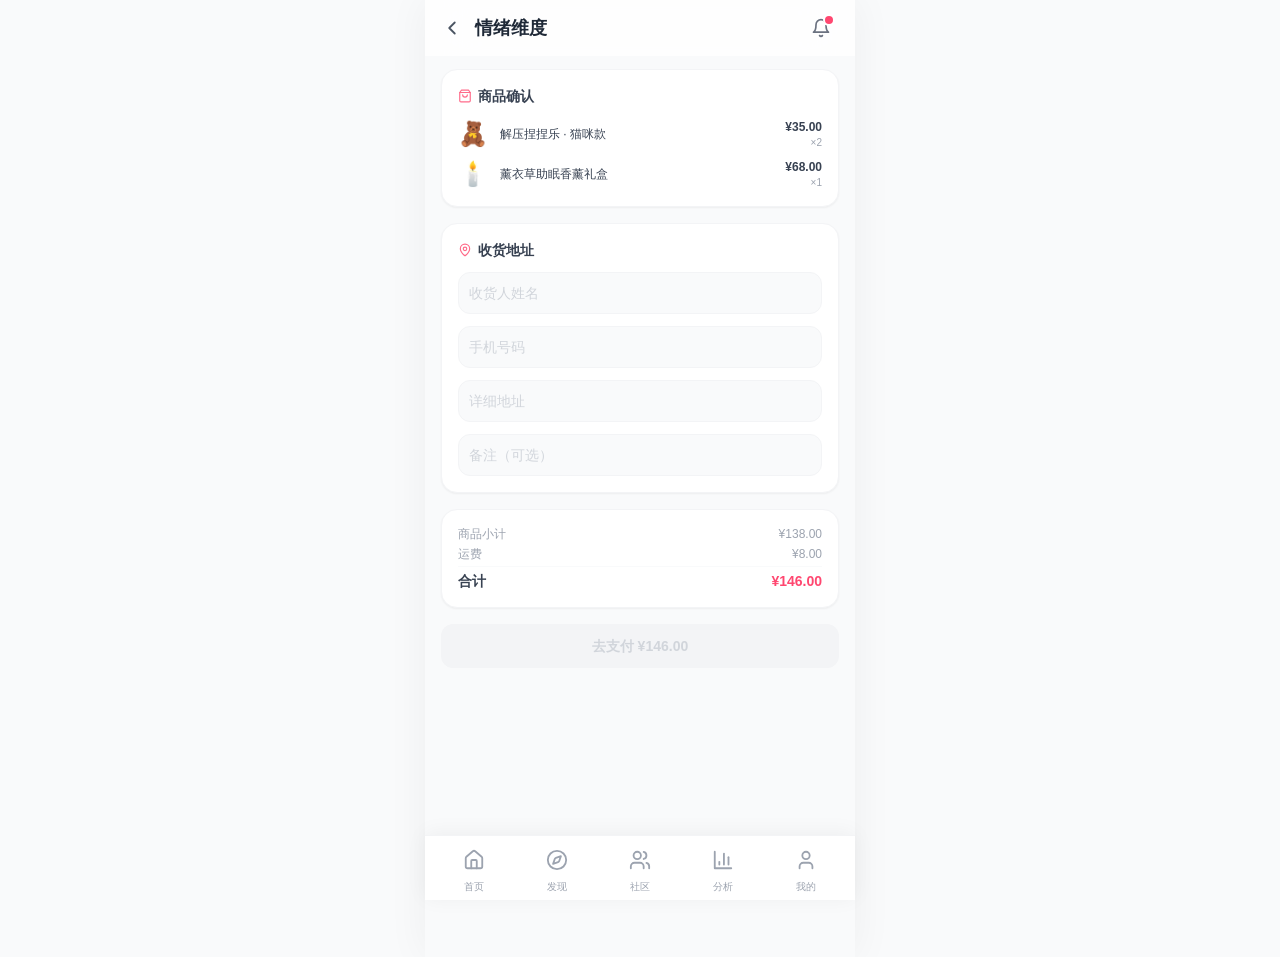
<file: checkout/index.html>
<!DOCTYPE html><html lang="zh-CN"><head><meta charSet="utf-8"/><meta name="viewport" content="width=device-width, initial-scale=1, maximum-scale=1, user-scalable=no"/><link rel="stylesheet" href="/_next/static/css/530c09026dc72eee.css" data-precedence="next"/><link rel="preload" as="script" fetchPriority="low" href="/_next/static/chunks/webpack-616e068a201ad621.js"/><script src="/_next/static/chunks/fd9d1056-cf48984c1108c87a.js" async=""></script><script src="/_next/static/chunks/117-c6ee3d5fc4ea1862.js" async=""></script><script src="/_next/static/chunks/main-app-455253f6f125b3e1.js" async=""></script><script src="/_next/static/chunks/648-55c85f69d3e6066d.js" async=""></script><script src="/_next/static/chunks/app/checkout/page-571d7f363e959d7c.js" async=""></script><script src="/_next/static/chunks/app/layout-95a6406a67e22220.js" async=""></script><title>MoodU — 你的情绪小伙伴</title><meta name="description" content="记录情绪 · 发现美好 · 遇见自己"/><script src="/_next/static/chunks/polyfills-42372ed130431b0a.js" noModule=""></script></head><body><header class="sticky top-0 z-40 bg-white/80 backdrop-blur-xl border-b border-gray-50"><div class="flex items-center justify-between h-14 px-4"><div class="flex items-center gap-2"><button class="p-1 -ml-1 rounded-lg hover:bg-gray-100 transition-colors"><svg xmlns="http://www.w3.org/2000/svg" width="22" height="22" viewBox="0 0 24 24" fill="none" stroke="currentColor" stroke-width="2" stroke-linecap="round" stroke-linejoin="round" class="lucide lucide-chevron-left text-gray-600"><path d="m15 18-6-6 6-6"></path></svg></button><div><h1 class="font-bold text-lg text-gray-800">情绪维度</h1></div></div><button class="p-2 rounded-full hover:bg-gray-100 transition-colors relative"><svg xmlns="http://www.w3.org/2000/svg" width="20" height="20" viewBox="0 0 24 24" fill="none" stroke="currentColor" stroke-width="2" stroke-linecap="round" stroke-linejoin="round" class="lucide lucide-bell text-gray-500"><path d="M6 8a6 6 0 0 1 12 0c0 7 3 9 3 9H3s3-2 3-9"></path><path d="M10.3 21a1.94 1.94 0 0 0 3.4 0"></path></svg><span class="absolute top-1.5 right-1.5 w-2 h-2 bg-primary-500 rounded-full ring-2 ring-white"></span></button></div></header><main class="pb-20 min-h-screen"><div class="px-4 pt-3"><div class="bg-white rounded-2xl border border-gray-100 shadow-sm p-4 mb-4"><p class="text-sm font-semibold text-gray-700 mb-3 flex items-center gap-1.5"><svg xmlns="http://www.w3.org/2000/svg" width="14" height="14" viewBox="0 0 24 24" fill="none" stroke="currentColor" stroke-width="2" stroke-linecap="round" stroke-linejoin="round" class="lucide lucide-shopping-bag text-primary-400"><path d="M6 2 3 6v14a2 2 0 0 0 2 2h14a2 2 0 0 0 2-2V6l-3-4Z"></path><path d="M3 6h18"></path><path d="M16 10a4 4 0 0 1-8 0"></path></svg> 商品确认</p><div class="space-y-2"><div class="flex items-center gap-3"><span class="text-2xl">🧸</span><div class="flex-1 min-w-0"><p class="text-xs font-medium text-gray-700">解压捏捏乐 · 猫咪款</p></div><div class="text-right"><p class="text-xs font-semibold text-gray-700">¥<!-- -->35.00</p><p class="text-[10px] text-gray-400">×<!-- -->2</p></div></div><div class="flex items-center gap-3"><span class="text-2xl">🕯️</span><div class="flex-1 min-w-0"><p class="text-xs font-medium text-gray-700">薰衣草助眠香薰礼盒</p></div><div class="text-right"><p class="text-xs font-semibold text-gray-700">¥<!-- -->68.00</p><p class="text-[10px] text-gray-400">×<!-- -->1</p></div></div></div></div><div class="bg-white rounded-2xl border border-gray-100 shadow-sm p-4 mb-4"><p class="text-sm font-semibold text-gray-700 mb-3 flex items-center gap-1.5"><svg xmlns="http://www.w3.org/2000/svg" width="14" height="14" viewBox="0 0 24 24" fill="none" stroke="currentColor" stroke-width="2" stroke-linecap="round" stroke-linejoin="round" class="lucide lucide-map-pin text-primary-400"><path d="M20 10c0 6-8 12-8 12s-8-6-8-12a8 8 0 0 1 16 0Z"></path><circle cx="12" cy="10" r="3"></circle></svg> 收货地址</p><div class="space-y-3"><input type="text" placeholder="收货人姓名" class="w-full p-2.5 rounded-xl bg-gray-50 text-sm border border-gray-100 focus:outline-none focus:ring-2 focus:ring-primary-200 placeholder:text-gray-300" value=""/><input type="tel" placeholder="手机号码" class="w-full p-2.5 rounded-xl bg-gray-50 text-sm border border-gray-100 focus:outline-none focus:ring-2 focus:ring-primary-200 placeholder:text-gray-300" value=""/><input type="text" placeholder="详细地址" class="w-full p-2.5 rounded-xl bg-gray-50 text-sm border border-gray-100 focus:outline-none focus:ring-2 focus:ring-primary-200 placeholder:text-gray-300" value=""/><input type="text" placeholder="备注（可选）" class="w-full p-2.5 rounded-xl bg-gray-50 text-sm border border-gray-100 focus:outline-none focus:ring-2 focus:ring-primary-200 placeholder:text-gray-300" value=""/></div></div><div class="bg-white rounded-2xl border border-gray-100 shadow-sm p-4 mb-4"><div class="text-xs text-gray-400 space-y-1"><div class="flex justify-between"><span>商品小计</span><span>¥<!-- -->138.00</span></div><div class="flex justify-between"><span>运费</span><span>¥<!-- -->8.00</span></div><div class="flex justify-between border-t border-gray-50 pt-1 mt-1"><span class="text-sm font-semibold text-gray-700">合计</span><span class="text-sm font-bold text-primary-500">¥<!-- -->146.00</span></div></div></div><button disabled="" class="w-full py-3 rounded-xl text-sm font-semibold transition-all bg-gray-100 text-gray-300 cursor-not-allowed">去支付 ¥<!-- -->146.00</button><div class="h-6"></div></div></main><nav class="fixed bottom-0 left-1/2 -translate-x-1/2 w-full max-w-[430px] bg-white/90 backdrop-blur-lg border-t border-gray-100 px-2 pb-[var(--safe-bottom)] z-50" style="box-shadow:0 -2px 20px rgba(0,0,0,0.05)"><div class="flex items-center justify-around h-16"><a class="flex flex-col items-center justify-center gap-0.5 w-16 h-full transition-all duration-200 relative" href="/home/"><div class="p-1.5 rounded-xl transition-all duration-300 "><svg xmlns="http://www.w3.org/2000/svg" width="22" height="22" viewBox="0 0 24 24" fill="none" stroke="currentColor" stroke-width="2" stroke-linecap="round" stroke-linejoin="round" class="lucide lucide-house transition-colors duration-300 text-gray-400"><path d="M15 21v-8a1 1 0 0 0-1-1h-4a1 1 0 0 0-1 1v8"></path><path d="M3 10a2 2 0 0 1 .709-1.528l7-5.999a2 2 0 0 1 2.582 0l7 5.999A2 2 0 0 1 21 10v9a2 2 0 0 1-2 2H5a2 2 0 0 1-2-2z"></path></svg></div><span class="text-[10px] font-medium transition-colors duration-300 text-gray-400">首页</span></a><a class="flex flex-col items-center justify-center gap-0.5 w-16 h-full transition-all duration-200 relative" href="/discover/"><div class="p-1.5 rounded-xl transition-all duration-300 "><svg xmlns="http://www.w3.org/2000/svg" width="22" height="22" viewBox="0 0 24 24" fill="none" stroke="currentColor" stroke-width="2" stroke-linecap="round" stroke-linejoin="round" class="lucide lucide-compass transition-colors duration-300 text-gray-400"><path d="m16.24 7.76-1.804 5.411a2 2 0 0 1-1.265 1.265L7.76 16.24l1.804-5.411a2 2 0 0 1 1.265-1.265z"></path><circle cx="12" cy="12" r="10"></circle></svg></div><span class="text-[10px] font-medium transition-colors duration-300 text-gray-400">发现</span></a><a class="flex flex-col items-center justify-center gap-0.5 w-16 h-full transition-all duration-200 relative" href="/community/"><div class="p-1.5 rounded-xl transition-all duration-300 "><svg xmlns="http://www.w3.org/2000/svg" width="22" height="22" viewBox="0 0 24 24" fill="none" stroke="currentColor" stroke-width="2" stroke-linecap="round" stroke-linejoin="round" class="lucide lucide-users transition-colors duration-300 text-gray-400"><path d="M16 21v-2a4 4 0 0 0-4-4H6a4 4 0 0 0-4 4v2"></path><circle cx="9" cy="7" r="4"></circle><path d="M22 21v-2a4 4 0 0 0-3-3.87"></path><path d="M16 3.13a4 4 0 0 1 0 7.75"></path></svg></div><span class="text-[10px] font-medium transition-colors duration-300 text-gray-400">社区</span></a><a class="flex flex-col items-center justify-center gap-0.5 w-16 h-full transition-all duration-200 relative" href="/analysis/"><div class="p-1.5 rounded-xl transition-all duration-300 "><svg xmlns="http://www.w3.org/2000/svg" width="22" height="22" viewBox="0 0 24 24" fill="none" stroke="currentColor" stroke-width="2" stroke-linecap="round" stroke-linejoin="round" class="lucide lucide-bar-chart3 transition-colors duration-300 text-gray-400"><path d="M3 3v18h18"></path><path d="M18 17V9"></path><path d="M13 17V5"></path><path d="M8 17v-3"></path></svg></div><span class="text-[10px] font-medium transition-colors duration-300 text-gray-400">分析</span></a><a class="flex flex-col items-center justify-center gap-0.5 w-16 h-full transition-all duration-200 relative" href="/profile/"><div class="p-1.5 rounded-xl transition-all duration-300 "><svg xmlns="http://www.w3.org/2000/svg" width="22" height="22" viewBox="0 0 24 24" fill="none" stroke="currentColor" stroke-width="2" stroke-linecap="round" stroke-linejoin="round" class="lucide lucide-user transition-colors duration-300 text-gray-400"><path d="M19 21v-2a4 4 0 0 0-4-4H9a4 4 0 0 0-4 4v2"></path><circle cx="12" cy="7" r="4"></circle></svg></div><span class="text-[10px] font-medium transition-colors duration-300 text-gray-400">我的</span></a></div></nav><script src="/_next/static/chunks/webpack-616e068a201ad621.js" async=""></script><script>(self.__next_f=self.__next_f||[]).push([0]);self.__next_f.push([2,null])</script><script>self.__next_f.push([1,"1:HL[\"/_next/static/css/530c09026dc72eee.css\",\"style\"]\n"])</script><script>self.__next_f.push([1,"2:I[2846,[],\"\"]\n4:I[9107,[],\"ClientPageRoot\"]\n5:I[7948,[\"648\",\"static/chunks/648-55c85f69d3e6066d.js\",\"285\",\"static/chunks/app/checkout/page-571d7f363e959d7c.js\"],\"default\",1]\n6:I[4707,[],\"\"]\n7:I[6423,[],\"\"]\n8:I[8214,[\"648\",\"static/chunks/648-55c85f69d3e6066d.js\",\"185\",\"static/chunks/app/layout-95a6406a67e22220.js\"],\"default\"]\n9:I[8100,[\"648\",\"static/chunks/648-55c85f69d3e6066d.js\",\"185\",\"static/chunks/app/layout-95a6406a67e22220.js\"],\"default\"]\nb:I[1060,[],\"\"]\nc:[]\n"])</script><script>self.__next_f.push([1,"0:[\"$\",\"$L2\",null,{\"buildId\":\"p_pdG3ond6QcdomfjUt_g\",\"assetPrefix\":\"\",\"urlParts\":[\"\",\"checkout\",\"\"],\"initialTree\":[\"\",{\"children\":[\"checkout\",{\"children\":[\"__PAGE__\",{}]}]},\"$undefined\",\"$undefined\",true],\"initialSeedData\":[\"\",{\"children\":[\"checkout\",{\"children\":[\"__PAGE__\",{},[[\"$L3\",[\"$\",\"$L4\",null,{\"props\":{\"params\":{},\"searchParams\":{}},\"Component\":\"$5\"}],null],null],null]},[null,[\"$\",\"$L6\",null,{\"parallelRouterKey\":\"children\",\"segmentPath\":[\"children\",\"checkout\",\"children\"],\"error\":\"$undefined\",\"errorStyles\":\"$undefined\",\"errorScripts\":\"$undefined\",\"template\":[\"$\",\"$L7\",null,{}],\"templateStyles\":\"$undefined\",\"templateScripts\":\"$undefined\",\"notFound\":\"$undefined\",\"notFoundStyles\":\"$undefined\"}]],null]},[[[[\"$\",\"link\",\"0\",{\"rel\":\"stylesheet\",\"href\":\"/_next/static/css/530c09026dc72eee.css\",\"precedence\":\"next\",\"crossOrigin\":\"$undefined\"}]],[\"$\",\"html\",null,{\"lang\":\"zh-CN\",\"children\":[\"$\",\"body\",null,{\"children\":[[\"$\",\"$L8\",null,{}],[\"$\",\"main\",null,{\"className\":\"pb-20 min-h-screen\",\"children\":[\"$\",\"$L6\",null,{\"parallelRouterKey\":\"children\",\"segmentPath\":[\"children\"],\"error\":\"$undefined\",\"errorStyles\":\"$undefined\",\"errorScripts\":\"$undefined\",\"template\":[\"$\",\"$L7\",null,{}],\"templateStyles\":\"$undefined\",\"templateScripts\":\"$undefined\",\"notFound\":[[\"$\",\"title\",null,{\"children\":\"404: This page could not be found.\"}],[\"$\",\"div\",null,{\"style\":{\"fontFamily\":\"system-ui,\\\"Segoe UI\\\",Roboto,Helvetica,Arial,sans-serif,\\\"Apple Color Emoji\\\",\\\"Segoe UI Emoji\\\"\",\"height\":\"100vh\",\"textAlign\":\"center\",\"display\":\"flex\",\"flexDirection\":\"column\",\"alignItems\":\"center\",\"justifyContent\":\"center\"},\"children\":[\"$\",\"div\",null,{\"children\":[[\"$\",\"style\",null,{\"dangerouslySetInnerHTML\":{\"__html\":\"body{color:#000;background:#fff;margin:0}.next-error-h1{border-right:1px solid rgba(0,0,0,.3)}@media (prefers-color-scheme:dark){body{color:#fff;background:#000}.next-error-h1{border-right:1px solid rgba(255,255,255,.3)}}\"}}],[\"$\",\"h1\",null,{\"className\":\"next-error-h1\",\"style\":{\"display\":\"inline-block\",\"margin\":\"0 20px 0 0\",\"padding\":\"0 23px 0 0\",\"fontSize\":24,\"fontWeight\":500,\"verticalAlign\":\"top\",\"lineHeight\":\"49px\"},\"children\":\"404\"}],[\"$\",\"div\",null,{\"style\":{\"display\":\"inline-block\"},\"children\":[\"$\",\"h2\",null,{\"style\":{\"fontSize\":14,\"fontWeight\":400,\"lineHeight\":\"49px\",\"margin\":0},\"children\":\"This page could not be found.\"}]}]]}]}]],\"notFoundStyles\":[]}]}],[\"$\",\"$L9\",null,{}]]}]}]],null],null],\"couldBeIntercepted\":false,\"initialHead\":[null,\"$La\"],\"globalErrorComponent\":\"$b\",\"missingSlots\":\"$Wc\"}]\n"])</script><script>self.__next_f.push([1,"a:[[\"$\",\"meta\",\"0\",{\"name\":\"viewport\",\"content\":\"width=device-width, initial-scale=1, maximum-scale=1, user-scalable=no\"}],[\"$\",\"meta\",\"1\",{\"charSet\":\"utf-8\"}],[\"$\",\"title\",\"2\",{\"children\":\"MoodU — 你的情绪小伙伴\"}],[\"$\",\"meta\",\"3\",{\"name\":\"description\",\"content\":\"记录情绪 · 发现美好 · 遇见自己\"}]]\n3:null\n"])</script></body></html>
</file>
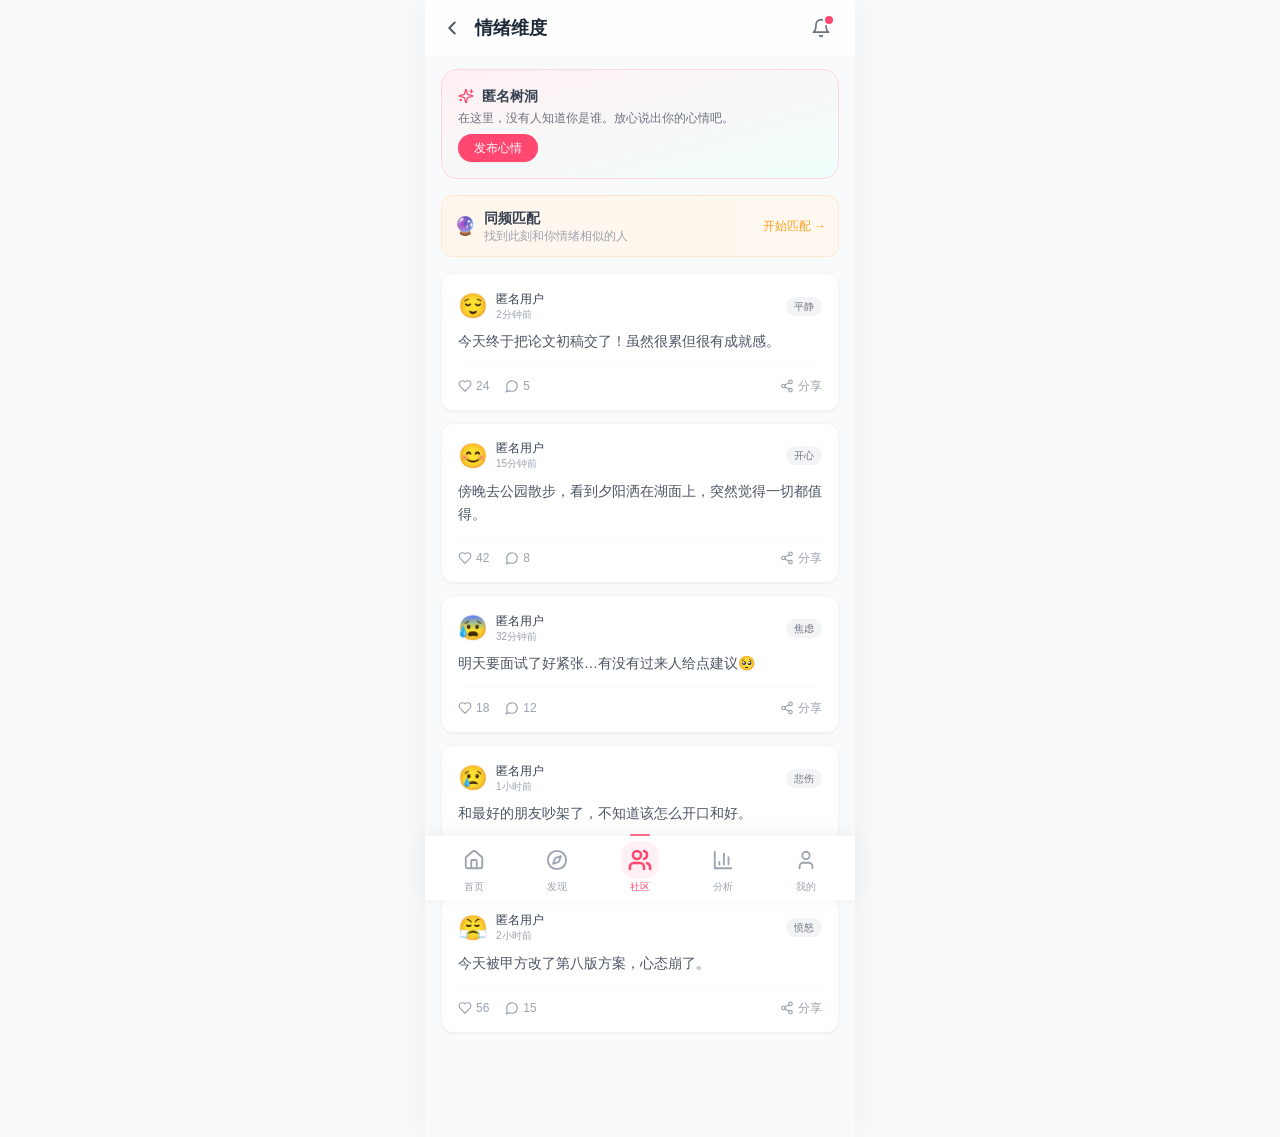
<file: community/index.html>
<!DOCTYPE html><html lang="zh-CN"><head><meta charSet="utf-8"/><meta name="viewport" content="width=device-width, initial-scale=1, maximum-scale=1, user-scalable=no"/><link rel="stylesheet" href="/_next/static/css/530c09026dc72eee.css" data-precedence="next"/><link rel="preload" as="script" fetchPriority="low" href="/_next/static/chunks/webpack-616e068a201ad621.js"/><script src="/_next/static/chunks/fd9d1056-cf48984c1108c87a.js" async=""></script><script src="/_next/static/chunks/117-c6ee3d5fc4ea1862.js" async=""></script><script src="/_next/static/chunks/main-app-455253f6f125b3e1.js" async=""></script><script src="/_next/static/chunks/app/community/page-d0517d88a9a69e29.js" async=""></script><script src="/_next/static/chunks/648-55c85f69d3e6066d.js" async=""></script><script src="/_next/static/chunks/app/layout-95a6406a67e22220.js" async=""></script><title>MoodU — 你的情绪小伙伴</title><meta name="description" content="记录情绪 · 发现美好 · 遇见自己"/><script src="/_next/static/chunks/polyfills-42372ed130431b0a.js" noModule=""></script></head><body><header class="sticky top-0 z-40 bg-white/80 backdrop-blur-xl border-b border-gray-50"><div class="flex items-center justify-between h-14 px-4"><div class="flex items-center gap-2"><button class="p-1 -ml-1 rounded-lg hover:bg-gray-100 transition-colors"><svg xmlns="http://www.w3.org/2000/svg" width="22" height="22" viewBox="0 0 24 24" fill="none" stroke="currentColor" stroke-width="2" stroke-linecap="round" stroke-linejoin="round" class="lucide lucide-chevron-left text-gray-600"><path d="m15 18-6-6 6-6"></path></svg></button><div><h1 class="font-bold text-lg text-gray-800">情绪维度</h1></div></div><button class="p-2 rounded-full hover:bg-gray-100 transition-colors relative"><svg xmlns="http://www.w3.org/2000/svg" width="20" height="20" viewBox="0 0 24 24" fill="none" stroke="currentColor" stroke-width="2" stroke-linecap="round" stroke-linejoin="round" class="lucide lucide-bell text-gray-500"><path d="M6 8a6 6 0 0 1 12 0c0 7 3 9 3 9H3s3-2 3-9"></path><path d="M10.3 21a1.94 1.94 0 0 0 3.4 0"></path></svg><span class="absolute top-1.5 right-1.5 w-2 h-2 bg-primary-500 rounded-full ring-2 ring-white"></span></button></div></header><main class="pb-20 min-h-screen"><div class="px-4 pt-3"><div class="p-4 mb-4 rounded-2xl bg-gradient-to-br from-primary-50 to-calm-50 border border-primary-100"><div class="flex items-center gap-2 mb-1"><svg xmlns="http://www.w3.org/2000/svg" width="16" height="16" viewBox="0 0 24 24" fill="none" stroke="currentColor" stroke-width="2" stroke-linecap="round" stroke-linejoin="round" class="lucide lucide-sparkles text-primary-500"><path d="M9.937 15.5A2 2 0 0 0 8.5 14.063l-6.135-1.582a.5.5 0 0 1 0-.962L8.5 9.936A2 2 0 0 0 9.937 8.5l1.582-6.135a.5.5 0 0 1 .963 0L14.063 8.5A2 2 0 0 0 15.5 9.937l6.135 1.581a.5.5 0 0 1 0 .964L15.5 14.063a2 2 0 0 0-1.437 1.437l-1.582 6.135a.5.5 0 0 1-.963 0z"></path><path d="M20 3v4"></path><path d="M22 5h-4"></path><path d="M4 17v2"></path><path d="M5 18H3"></path></svg><span class="text-sm font-semibold text-gray-700">匿名树洞</span></div><p class="text-xs text-gray-500">在这里，没有人知道你是谁。放心说出你的心情吧。</p><button class="mt-2 px-4 py-1.5 bg-primary-500 text-white rounded-full text-xs font-medium shadow-sm">发布心情</button></div><button class="w-full mb-4 p-3 rounded-xl bg-gradient-to-r from-orange-50 to-accent-50 border border-accent-100 flex items-center justify-between active:scale-[0.98] transition-all"><div class="flex items-center gap-2"><span class="text-lg">🔮</span><div class="text-left"><p class="text-sm font-semibold text-gray-700">同频匹配</p><p class="text-xs text-gray-400">找到此刻和你情绪相似的人</p></div></div><span class="text-xs font-medium text-accent-500">开始匹配 →</span></button><div class="space-y-3"><div class="p-4 bg-white rounded-xl border border-gray-100 shadow-sm"><div class="flex items-center gap-2 mb-2"><span class="text-2xl">😌</span><div><p class="text-xs font-medium text-gray-700">匿名用户</p><p class="text-[10px] text-gray-400">2分钟前</p></div><span class="ml-auto text-[10px] px-2 py-0.5 rounded-full bg-gray-100 text-gray-500">平静</span></div><p class="text-sm text-gray-600 leading-relaxed">今天终于把论文初稿交了！虽然很累但很有成就感。</p><div class="flex items-center gap-4 mt-3 pt-3 border-t border-gray-50"><button class="flex items-center gap-1 text-xs text-gray-400"><svg xmlns="http://www.w3.org/2000/svg" width="14" height="14" viewBox="0 0 24 24" fill="none" stroke="currentColor" stroke-width="2" stroke-linecap="round" stroke-linejoin="round" class="lucide lucide-heart"><path d="M19 14c1.49-1.46 3-3.21 3-5.5A5.5 5.5 0 0 0 16.5 3c-1.76 0-3 .5-4.5 2-1.5-1.5-2.74-2-4.5-2A5.5 5.5 0 0 0 2 8.5c0 2.3 1.5 4.05 3 5.5l7 7Z"></path></svg>24</button><button class="flex items-center gap-1 text-xs text-gray-400"><svg xmlns="http://www.w3.org/2000/svg" width="14" height="14" viewBox="0 0 24 24" fill="none" stroke="currentColor" stroke-width="2" stroke-linecap="round" stroke-linejoin="round" class="lucide lucide-message-circle"><path d="M7.9 20A9 9 0 1 0 4 16.1L2 22Z"></path></svg>5</button><button class="ml-auto flex items-center gap-1 text-xs text-gray-400"><svg xmlns="http://www.w3.org/2000/svg" width="14" height="14" viewBox="0 0 24 24" fill="none" stroke="currentColor" stroke-width="2" stroke-linecap="round" stroke-linejoin="round" class="lucide lucide-share2"><circle cx="18" cy="5" r="3"></circle><circle cx="6" cy="12" r="3"></circle><circle cx="18" cy="19" r="3"></circle><line x1="8.59" x2="15.42" y1="13.51" y2="17.49"></line><line x1="15.41" x2="8.59" y1="6.51" y2="10.49"></line></svg>分享</button></div></div><div class="p-4 bg-white rounded-xl border border-gray-100 shadow-sm"><div class="flex items-center gap-2 mb-2"><span class="text-2xl">😊</span><div><p class="text-xs font-medium text-gray-700">匿名用户</p><p class="text-[10px] text-gray-400">15分钟前</p></div><span class="ml-auto text-[10px] px-2 py-0.5 rounded-full bg-gray-100 text-gray-500">开心</span></div><p class="text-sm text-gray-600 leading-relaxed">傍晚去公园散步，看到夕阳洒在湖面上，突然觉得一切都值得。</p><div class="flex items-center gap-4 mt-3 pt-3 border-t border-gray-50"><button class="flex items-center gap-1 text-xs text-gray-400"><svg xmlns="http://www.w3.org/2000/svg" width="14" height="14" viewBox="0 0 24 24" fill="none" stroke="currentColor" stroke-width="2" stroke-linecap="round" stroke-linejoin="round" class="lucide lucide-heart"><path d="M19 14c1.49-1.46 3-3.21 3-5.5A5.5 5.5 0 0 0 16.5 3c-1.76 0-3 .5-4.5 2-1.5-1.5-2.74-2-4.5-2A5.5 5.5 0 0 0 2 8.5c0 2.3 1.5 4.05 3 5.5l7 7Z"></path></svg>42</button><button class="flex items-center gap-1 text-xs text-gray-400"><svg xmlns="http://www.w3.org/2000/svg" width="14" height="14" viewBox="0 0 24 24" fill="none" stroke="currentColor" stroke-width="2" stroke-linecap="round" stroke-linejoin="round" class="lucide lucide-message-circle"><path d="M7.9 20A9 9 0 1 0 4 16.1L2 22Z"></path></svg>8</button><button class="ml-auto flex items-center gap-1 text-xs text-gray-400"><svg xmlns="http://www.w3.org/2000/svg" width="14" height="14" viewBox="0 0 24 24" fill="none" stroke="currentColor" stroke-width="2" stroke-linecap="round" stroke-linejoin="round" class="lucide lucide-share2"><circle cx="18" cy="5" r="3"></circle><circle cx="6" cy="12" r="3"></circle><circle cx="18" cy="19" r="3"></circle><line x1="8.59" x2="15.42" y1="13.51" y2="17.49"></line><line x1="15.41" x2="8.59" y1="6.51" y2="10.49"></line></svg>分享</button></div></div><div class="p-4 bg-white rounded-xl border border-gray-100 shadow-sm"><div class="flex items-center gap-2 mb-2"><span class="text-2xl">😰</span><div><p class="text-xs font-medium text-gray-700">匿名用户</p><p class="text-[10px] text-gray-400">32分钟前</p></div><span class="ml-auto text-[10px] px-2 py-0.5 rounded-full bg-gray-100 text-gray-500">焦虑</span></div><p class="text-sm text-gray-600 leading-relaxed">明天要面试了好紧张…有没有过来人给点建议🥺</p><div class="flex items-center gap-4 mt-3 pt-3 border-t border-gray-50"><button class="flex items-center gap-1 text-xs text-gray-400"><svg xmlns="http://www.w3.org/2000/svg" width="14" height="14" viewBox="0 0 24 24" fill="none" stroke="currentColor" stroke-width="2" stroke-linecap="round" stroke-linejoin="round" class="lucide lucide-heart"><path d="M19 14c1.49-1.46 3-3.21 3-5.5A5.5 5.5 0 0 0 16.5 3c-1.76 0-3 .5-4.5 2-1.5-1.5-2.74-2-4.5-2A5.5 5.5 0 0 0 2 8.5c0 2.3 1.5 4.05 3 5.5l7 7Z"></path></svg>18</button><button class="flex items-center gap-1 text-xs text-gray-400"><svg xmlns="http://www.w3.org/2000/svg" width="14" height="14" viewBox="0 0 24 24" fill="none" stroke="currentColor" stroke-width="2" stroke-linecap="round" stroke-linejoin="round" class="lucide lucide-message-circle"><path d="M7.9 20A9 9 0 1 0 4 16.1L2 22Z"></path></svg>12</button><button class="ml-auto flex items-center gap-1 text-xs text-gray-400"><svg xmlns="http://www.w3.org/2000/svg" width="14" height="14" viewBox="0 0 24 24" fill="none" stroke="currentColor" stroke-width="2" stroke-linecap="round" stroke-linejoin="round" class="lucide lucide-share2"><circle cx="18" cy="5" r="3"></circle><circle cx="6" cy="12" r="3"></circle><circle cx="18" cy="19" r="3"></circle><line x1="8.59" x2="15.42" y1="13.51" y2="17.49"></line><line x1="15.41" x2="8.59" y1="6.51" y2="10.49"></line></svg>分享</button></div></div><div class="p-4 bg-white rounded-xl border border-gray-100 shadow-sm"><div class="flex items-center gap-2 mb-2"><span class="text-2xl">😢</span><div><p class="text-xs font-medium text-gray-700">匿名用户</p><p class="text-[10px] text-gray-400">1小时前</p></div><span class="ml-auto text-[10px] px-2 py-0.5 rounded-full bg-gray-100 text-gray-500">悲伤</span></div><p class="text-sm text-gray-600 leading-relaxed">和最好的朋友吵架了，不知道该怎么开口和好。</p><div class="flex items-center gap-4 mt-3 pt-3 border-t border-gray-50"><button class="flex items-center gap-1 text-xs text-gray-400"><svg xmlns="http://www.w3.org/2000/svg" width="14" height="14" viewBox="0 0 24 24" fill="none" stroke="currentColor" stroke-width="2" stroke-linecap="round" stroke-linejoin="round" class="lucide lucide-heart"><path d="M19 14c1.49-1.46 3-3.21 3-5.5A5.5 5.5 0 0 0 16.5 3c-1.76 0-3 .5-4.5 2-1.5-1.5-2.74-2-4.5-2A5.5 5.5 0 0 0 2 8.5c0 2.3 1.5 4.05 3 5.5l7 7Z"></path></svg>31</button><button class="flex items-center gap-1 text-xs text-gray-400"><svg xmlns="http://www.w3.org/2000/svg" width="14" height="14" viewBox="0 0 24 24" fill="none" stroke="currentColor" stroke-width="2" stroke-linecap="round" stroke-linejoin="round" class="lucide lucide-message-circle"><path d="M7.9 20A9 9 0 1 0 4 16.1L2 22Z"></path></svg>9</button><button class="ml-auto flex items-center gap-1 text-xs text-gray-400"><svg xmlns="http://www.w3.org/2000/svg" width="14" height="14" viewBox="0 0 24 24" fill="none" stroke="currentColor" stroke-width="2" stroke-linecap="round" stroke-linejoin="round" class="lucide lucide-share2"><circle cx="18" cy="5" r="3"></circle><circle cx="6" cy="12" r="3"></circle><circle cx="18" cy="19" r="3"></circle><line x1="8.59" x2="15.42" y1="13.51" y2="17.49"></line><line x1="15.41" x2="8.59" y1="6.51" y2="10.49"></line></svg>分享</button></div></div><div class="p-4 bg-white rounded-xl border border-gray-100 shadow-sm"><div class="flex items-center gap-2 mb-2"><span class="text-2xl">😤</span><div><p class="text-xs font-medium text-gray-700">匿名用户</p><p class="text-[10px] text-gray-400">2小时前</p></div><span class="ml-auto text-[10px] px-2 py-0.5 rounded-full bg-gray-100 text-gray-500">愤怒</span></div><p class="text-sm text-gray-600 leading-relaxed">今天被甲方改了第八版方案，心态崩了。</p><div class="flex items-center gap-4 mt-3 pt-3 border-t border-gray-50"><button class="flex items-center gap-1 text-xs text-gray-400"><svg xmlns="http://www.w3.org/2000/svg" width="14" height="14" viewBox="0 0 24 24" fill="none" stroke="currentColor" stroke-width="2" stroke-linecap="round" stroke-linejoin="round" class="lucide lucide-heart"><path d="M19 14c1.49-1.46 3-3.21 3-5.5A5.5 5.5 0 0 0 16.5 3c-1.76 0-3 .5-4.5 2-1.5-1.5-2.74-2-4.5-2A5.5 5.5 0 0 0 2 8.5c0 2.3 1.5 4.05 3 5.5l7 7Z"></path></svg>56</button><button class="flex items-center gap-1 text-xs text-gray-400"><svg xmlns="http://www.w3.org/2000/svg" width="14" height="14" viewBox="0 0 24 24" fill="none" stroke="currentColor" stroke-width="2" stroke-linecap="round" stroke-linejoin="round" class="lucide lucide-message-circle"><path d="M7.9 20A9 9 0 1 0 4 16.1L2 22Z"></path></svg>15</button><button class="ml-auto flex items-center gap-1 text-xs text-gray-400"><svg xmlns="http://www.w3.org/2000/svg" width="14" height="14" viewBox="0 0 24 24" fill="none" stroke="currentColor" stroke-width="2" stroke-linecap="round" stroke-linejoin="round" class="lucide lucide-share2"><circle cx="18" cy="5" r="3"></circle><circle cx="6" cy="12" r="3"></circle><circle cx="18" cy="19" r="3"></circle><line x1="8.59" x2="15.42" y1="13.51" y2="17.49"></line><line x1="15.41" x2="8.59" y1="6.51" y2="10.49"></line></svg>分享</button></div></div></div><div class="h-6"></div></div></main><nav class="fixed bottom-0 left-1/2 -translate-x-1/2 w-full max-w-[430px] bg-white/90 backdrop-blur-lg border-t border-gray-100 px-2 pb-[var(--safe-bottom)] z-50" style="box-shadow:0 -2px 20px rgba(0,0,0,0.05)"><div class="flex items-center justify-around h-16"><a class="flex flex-col items-center justify-center gap-0.5 w-16 h-full transition-all duration-200 relative" href="/home/"><div class="p-1.5 rounded-xl transition-all duration-300 "><svg xmlns="http://www.w3.org/2000/svg" width="22" height="22" viewBox="0 0 24 24" fill="none" stroke="currentColor" stroke-width="2" stroke-linecap="round" stroke-linejoin="round" class="lucide lucide-house transition-colors duration-300 text-gray-400"><path d="M15 21v-8a1 1 0 0 0-1-1h-4a1 1 0 0 0-1 1v8"></path><path d="M3 10a2 2 0 0 1 .709-1.528l7-5.999a2 2 0 0 1 2.582 0l7 5.999A2 2 0 0 1 21 10v9a2 2 0 0 1-2 2H5a2 2 0 0 1-2-2z"></path></svg></div><span class="text-[10px] font-medium transition-colors duration-300 text-gray-400">首页</span></a><a class="flex flex-col items-center justify-center gap-0.5 w-16 h-full transition-all duration-200 relative" href="/discover/"><div class="p-1.5 rounded-xl transition-all duration-300 "><svg xmlns="http://www.w3.org/2000/svg" width="22" height="22" viewBox="0 0 24 24" fill="none" stroke="currentColor" stroke-width="2" stroke-linecap="round" stroke-linejoin="round" class="lucide lucide-compass transition-colors duration-300 text-gray-400"><path d="m16.24 7.76-1.804 5.411a2 2 0 0 1-1.265 1.265L7.76 16.24l1.804-5.411a2 2 0 0 1 1.265-1.265z"></path><circle cx="12" cy="12" r="10"></circle></svg></div><span class="text-[10px] font-medium transition-colors duration-300 text-gray-400">发现</span></a><a class="flex flex-col items-center justify-center gap-0.5 w-16 h-full transition-all duration-200 relative" href="/community/"><div class="p-1.5 rounded-xl transition-all duration-300 bg-primary-50 scale-110"><svg xmlns="http://www.w3.org/2000/svg" width="22" height="22" viewBox="0 0 24 24" fill="none" stroke="currentColor" stroke-width="2.5" stroke-linecap="round" stroke-linejoin="round" class="lucide lucide-users transition-colors duration-300 text-primary-500"><path d="M16 21v-2a4 4 0 0 0-4-4H6a4 4 0 0 0-4 4v2"></path><circle cx="9" cy="7" r="4"></circle><path d="M22 21v-2a4 4 0 0 0-3-3.87"></path><path d="M16 3.13a4 4 0 0 1 0 7.75"></path></svg></div><span class="text-[10px] font-medium transition-colors duration-300 text-primary-500">社区</span><span class="absolute -top-0.5 w-5 h-0.5 bg-primary-400 rounded-full"></span></a><a class="flex flex-col items-center justify-center gap-0.5 w-16 h-full transition-all duration-200 relative" href="/analysis/"><div class="p-1.5 rounded-xl transition-all duration-300 "><svg xmlns="http://www.w3.org/2000/svg" width="22" height="22" viewBox="0 0 24 24" fill="none" stroke="currentColor" stroke-width="2" stroke-linecap="round" stroke-linejoin="round" class="lucide lucide-bar-chart3 transition-colors duration-300 text-gray-400"><path d="M3 3v18h18"></path><path d="M18 17V9"></path><path d="M13 17V5"></path><path d="M8 17v-3"></path></svg></div><span class="text-[10px] font-medium transition-colors duration-300 text-gray-400">分析</span></a><a class="flex flex-col items-center justify-center gap-0.5 w-16 h-full transition-all duration-200 relative" href="/profile/"><div class="p-1.5 rounded-xl transition-all duration-300 "><svg xmlns="http://www.w3.org/2000/svg" width="22" height="22" viewBox="0 0 24 24" fill="none" stroke="currentColor" stroke-width="2" stroke-linecap="round" stroke-linejoin="round" class="lucide lucide-user transition-colors duration-300 text-gray-400"><path d="M19 21v-2a4 4 0 0 0-4-4H9a4 4 0 0 0-4 4v2"></path><circle cx="12" cy="7" r="4"></circle></svg></div><span class="text-[10px] font-medium transition-colors duration-300 text-gray-400">我的</span></a></div></nav><script src="/_next/static/chunks/webpack-616e068a201ad621.js" async=""></script><script>(self.__next_f=self.__next_f||[]).push([0]);self.__next_f.push([2,null])</script><script>self.__next_f.push([1,"1:HL[\"/_next/static/css/530c09026dc72eee.css\",\"style\"]\n"])</script><script>self.__next_f.push([1,"2:I[2846,[],\"\"]\n4:I[9107,[],\"ClientPageRoot\"]\n5:I[4729,[\"616\",\"static/chunks/app/community/page-d0517d88a9a69e29.js\"],\"default\",1]\n6:I[4707,[],\"\"]\n7:I[6423,[],\"\"]\n8:I[8214,[\"648\",\"static/chunks/648-55c85f69d3e6066d.js\",\"185\",\"static/chunks/app/layout-95a6406a67e22220.js\"],\"default\"]\n9:I[8100,[\"648\",\"static/chunks/648-55c85f69d3e6066d.js\",\"185\",\"static/chunks/app/layout-95a6406a67e22220.js\"],\"default\"]\nb:I[1060,[],\"\"]\nc:[]\n"])</script><script>self.__next_f.push([1,"0:[\"$\",\"$L2\",null,{\"buildId\":\"p_pdG3ond6QcdomfjUt_g\",\"assetPrefix\":\"\",\"urlParts\":[\"\",\"community\",\"\"],\"initialTree\":[\"\",{\"children\":[\"community\",{\"children\":[\"__PAGE__\",{}]}]},\"$undefined\",\"$undefined\",true],\"initialSeedData\":[\"\",{\"children\":[\"community\",{\"children\":[\"__PAGE__\",{},[[\"$L3\",[\"$\",\"$L4\",null,{\"props\":{\"params\":{},\"searchParams\":{}},\"Component\":\"$5\"}],null],null],null]},[null,[\"$\",\"$L6\",null,{\"parallelRouterKey\":\"children\",\"segmentPath\":[\"children\",\"community\",\"children\"],\"error\":\"$undefined\",\"errorStyles\":\"$undefined\",\"errorScripts\":\"$undefined\",\"template\":[\"$\",\"$L7\",null,{}],\"templateStyles\":\"$undefined\",\"templateScripts\":\"$undefined\",\"notFound\":\"$undefined\",\"notFoundStyles\":\"$undefined\"}]],null]},[[[[\"$\",\"link\",\"0\",{\"rel\":\"stylesheet\",\"href\":\"/_next/static/css/530c09026dc72eee.css\",\"precedence\":\"next\",\"crossOrigin\":\"$undefined\"}]],[\"$\",\"html\",null,{\"lang\":\"zh-CN\",\"children\":[\"$\",\"body\",null,{\"children\":[[\"$\",\"$L8\",null,{}],[\"$\",\"main\",null,{\"className\":\"pb-20 min-h-screen\",\"children\":[\"$\",\"$L6\",null,{\"parallelRouterKey\":\"children\",\"segmentPath\":[\"children\"],\"error\":\"$undefined\",\"errorStyles\":\"$undefined\",\"errorScripts\":\"$undefined\",\"template\":[\"$\",\"$L7\",null,{}],\"templateStyles\":\"$undefined\",\"templateScripts\":\"$undefined\",\"notFound\":[[\"$\",\"title\",null,{\"children\":\"404: This page could not be found.\"}],[\"$\",\"div\",null,{\"style\":{\"fontFamily\":\"system-ui,\\\"Segoe UI\\\",Roboto,Helvetica,Arial,sans-serif,\\\"Apple Color Emoji\\\",\\\"Segoe UI Emoji\\\"\",\"height\":\"100vh\",\"textAlign\":\"center\",\"display\":\"flex\",\"flexDirection\":\"column\",\"alignItems\":\"center\",\"justifyContent\":\"center\"},\"children\":[\"$\",\"div\",null,{\"children\":[[\"$\",\"style\",null,{\"dangerouslySetInnerHTML\":{\"__html\":\"body{color:#000;background:#fff;margin:0}.next-error-h1{border-right:1px solid rgba(0,0,0,.3)}@media (prefers-color-scheme:dark){body{color:#fff;background:#000}.next-error-h1{border-right:1px solid rgba(255,255,255,.3)}}\"}}],[\"$\",\"h1\",null,{\"className\":\"next-error-h1\",\"style\":{\"display\":\"inline-block\",\"margin\":\"0 20px 0 0\",\"padding\":\"0 23px 0 0\",\"fontSize\":24,\"fontWeight\":500,\"verticalAlign\":\"top\",\"lineHeight\":\"49px\"},\"children\":\"404\"}],[\"$\",\"div\",null,{\"style\":{\"display\":\"inline-block\"},\"children\":[\"$\",\"h2\",null,{\"style\":{\"fontSize\":14,\"fontWeight\":400,\"lineHeight\":\"49px\",\"margin\":0},\"children\":\"This page could not be found.\"}]}]]}]}]],\"notFoundStyles\":[]}]}],[\"$\",\"$L9\",null,{}]]}]}]],null],null],\"couldBeIntercepted\":false,\"initialHead\":[null,\"$La\"],\"globalErrorComponent\":\"$b\",\"missingSlots\":\"$Wc\"}]\n"])</script><script>self.__next_f.push([1,"a:[[\"$\",\"meta\",\"0\",{\"name\":\"viewport\",\"content\":\"width=device-width, initial-scale=1, maximum-scale=1, user-scalable=no\"}],[\"$\",\"meta\",\"1\",{\"charSet\":\"utf-8\"}],[\"$\",\"title\",\"2\",{\"children\":\"MoodU — 你的情绪小伙伴\"}],[\"$\",\"meta\",\"3\",{\"name\":\"description\",\"content\":\"记录情绪 · 发现美好 · 遇见自己\"}]]\n3:null\n"])</script></body></html>
</file>
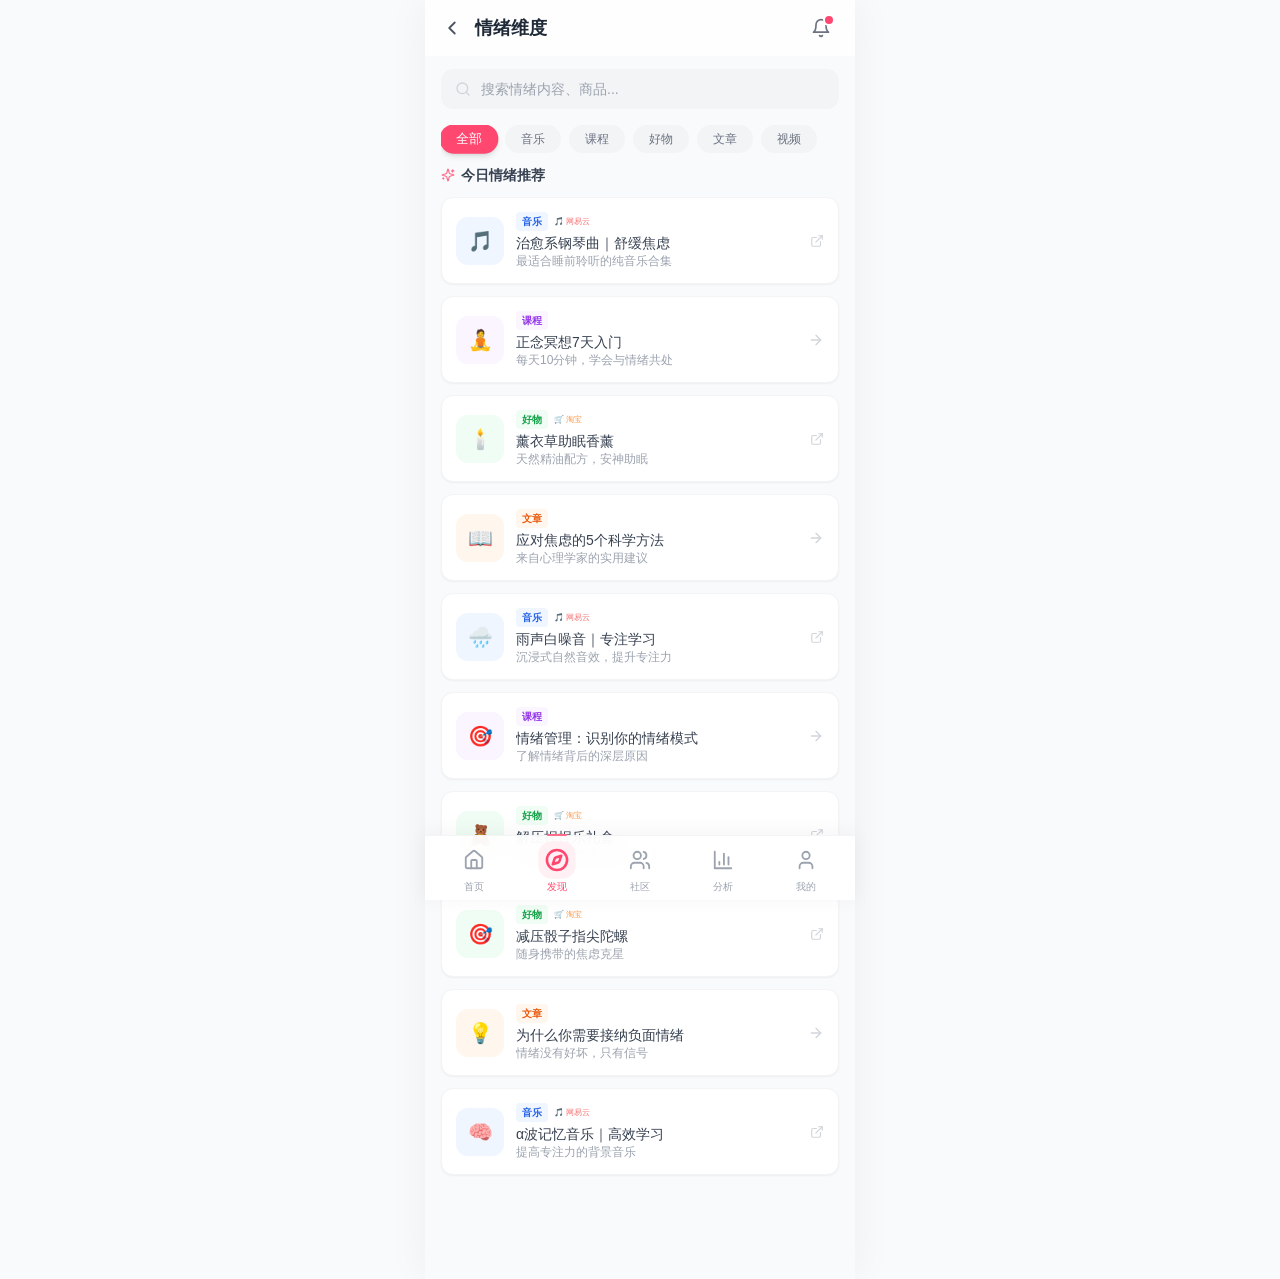
<file: discover/index.html>
<!DOCTYPE html><html lang="zh-CN"><head><meta charSet="utf-8"/><meta name="viewport" content="width=device-width, initial-scale=1, maximum-scale=1, user-scalable=no"/><link rel="stylesheet" href="/_next/static/css/530c09026dc72eee.css" data-precedence="next"/><link rel="preload" as="script" fetchPriority="low" href="/_next/static/chunks/webpack-616e068a201ad621.js"/><script src="/_next/static/chunks/fd9d1056-cf48984c1108c87a.js" async=""></script><script src="/_next/static/chunks/117-c6ee3d5fc4ea1862.js" async=""></script><script src="/_next/static/chunks/main-app-455253f6f125b3e1.js" async=""></script><script src="/_next/static/chunks/app/discover/page-4120167a613a8b72.js" async=""></script><script src="/_next/static/chunks/648-55c85f69d3e6066d.js" async=""></script><script src="/_next/static/chunks/app/layout-95a6406a67e22220.js" async=""></script><title>MoodU — 你的情绪小伙伴</title><meta name="description" content="记录情绪 · 发现美好 · 遇见自己"/><script src="/_next/static/chunks/polyfills-42372ed130431b0a.js" noModule=""></script></head><body><header class="sticky top-0 z-40 bg-white/80 backdrop-blur-xl border-b border-gray-50"><div class="flex items-center justify-between h-14 px-4"><div class="flex items-center gap-2"><button class="p-1 -ml-1 rounded-lg hover:bg-gray-100 transition-colors"><svg xmlns="http://www.w3.org/2000/svg" width="22" height="22" viewBox="0 0 24 24" fill="none" stroke="currentColor" stroke-width="2" stroke-linecap="round" stroke-linejoin="round" class="lucide lucide-chevron-left text-gray-600"><path d="m15 18-6-6 6-6"></path></svg></button><div><h1 class="font-bold text-lg text-gray-800">情绪维度</h1></div></div><button class="p-2 rounded-full hover:bg-gray-100 transition-colors relative"><svg xmlns="http://www.w3.org/2000/svg" width="20" height="20" viewBox="0 0 24 24" fill="none" stroke="currentColor" stroke-width="2" stroke-linecap="round" stroke-linejoin="round" class="lucide lucide-bell text-gray-500"><path d="M6 8a6 6 0 0 1 12 0c0 7 3 9 3 9H3s3-2 3-9"></path><path d="M10.3 21a1.94 1.94 0 0 0 3.4 0"></path></svg><span class="absolute top-1.5 right-1.5 w-2 h-2 bg-primary-500 rounded-full ring-2 ring-white"></span></button></div></header><main class="pb-20 min-h-screen"><div class="px-4 pt-3"><div class="relative mb-4"><svg xmlns="http://www.w3.org/2000/svg" width="16" height="16" viewBox="0 0 24 24" fill="none" stroke="currentColor" stroke-width="2" stroke-linecap="round" stroke-linejoin="round" class="lucide lucide-search absolute left-3.5 top-1/2 -translate-y-1/2 text-gray-300"><circle cx="11" cy="11" r="8"></circle><path d="m21 21-4.3-4.3"></path></svg><input type="text" placeholder="搜索情绪内容、商品..." class="w-full pl-10 pr-4 py-2.5 rounded-xl bg-gray-100 text-sm placeholder:text-gray-400 focus:outline-none focus:ring-2 focus:ring-primary-200 transition-all" value=""/></div><div class="flex gap-2 overflow-x-auto pb-3 scrollbar-hide"><button class="shrink-0 px-4 py-1.5 rounded-full text-xs font-medium transition-all bg-primary-500 text-white shadow-md scale-105">全部</button><button class="shrink-0 px-4 py-1.5 rounded-full text-xs font-medium transition-all bg-gray-100 text-gray-500 hover:bg-gray-200">音乐</button><button class="shrink-0 px-4 py-1.5 rounded-full text-xs font-medium transition-all bg-gray-100 text-gray-500 hover:bg-gray-200">课程</button><button class="shrink-0 px-4 py-1.5 rounded-full text-xs font-medium transition-all bg-gray-100 text-gray-500 hover:bg-gray-200">好物</button><button class="shrink-0 px-4 py-1.5 rounded-full text-xs font-medium transition-all bg-gray-100 text-gray-500 hover:bg-gray-200">文章</button><button class="shrink-0 px-4 py-1.5 rounded-full text-xs font-medium transition-all bg-gray-100 text-gray-500 hover:bg-gray-200">视频</button></div><div class="flex items-center gap-1.5 mb-3"><svg xmlns="http://www.w3.org/2000/svg" width="14" height="14" viewBox="0 0 24 24" fill="none" stroke="currentColor" stroke-width="2" stroke-linecap="round" stroke-linejoin="round" class="lucide lucide-sparkles text-primary-400"><path d="M9.937 15.5A2 2 0 0 0 8.5 14.063l-6.135-1.582a.5.5 0 0 1 0-.962L8.5 9.936A2 2 0 0 0 9.937 8.5l1.582-6.135a.5.5 0 0 1 .963 0L14.063 8.5A2 2 0 0 0 15.5 9.937l6.135 1.581a.5.5 0 0 1 0 .964L15.5 14.063a2 2 0 0 0-1.437 1.437l-1.582 6.135a.5.5 0 0 1-.963 0z"></path><path d="M20 3v4"></path><path d="M22 5h-4"></path><path d="M4 17v2"></path><path d="M5 18H3"></path></svg><span class="text-sm font-semibold text-gray-700">今日情绪推荐</span></div><div class="space-y-3"><a href="https://music.163.com" target="_blank" rel="noopener noreferrer" class="flex items-center gap-3 p-3.5 bg-white rounded-xl border border-gray-100 shadow-sm active:scale-[0.98] transition-all cursor-pointer hover:shadow-md"><div class="w-12 h-12 rounded-xl flex items-center justify-center text-xl bg-blue-50 text-blue-600" style="background-color:bg-blue-50 bg-blue-100">🎵</div><div class="flex-1 min-w-0"><div class="flex items-center gap-1.5 mb-0.5"><span class="text-[10px] font-semibold px-1.5 py-0.5 rounded bg-blue-50 text-blue-600">音乐</span><span class="text-[8px] text-red-400 font-medium">🎵 网易云</span></div><p class="text-sm font-medium text-gray-700 truncate">治愈系钢琴曲｜舒缓焦虑</p><p class="text-xs text-gray-400 truncate">最适合睡前聆听的纯音乐合集</p></div><svg xmlns="http://www.w3.org/2000/svg" width="14" height="14" viewBox="0 0 24 24" fill="none" stroke="currentColor" stroke-width="2" stroke-linecap="round" stroke-linejoin="round" class="lucide lucide-external-link text-gray-300 shrink-0"><path d="M15 3h6v6"></path><path d="M10 14 21 3"></path><path d="M18 13v6a2 2 0 0 1-2 2H5a2 2 0 0 1-2-2V8a2 2 0 0 1 2-2h6"></path></svg></a><a href="/discover" class="flex items-center gap-3 p-3.5 bg-white rounded-xl border border-gray-100 shadow-sm active:scale-[0.98] transition-all cursor-pointer hover:shadow-md"><div class="w-12 h-12 rounded-xl flex items-center justify-center text-xl bg-purple-50 text-purple-600" style="background-color:bg-purple-50 bg-purple-100">🧘</div><div class="flex-1 min-w-0"><div class="flex items-center gap-1.5 mb-0.5"><span class="text-[10px] font-semibold px-1.5 py-0.5 rounded bg-purple-50 text-purple-600">课程</span></div><p class="text-sm font-medium text-gray-700 truncate">正念冥想7天入门</p><p class="text-xs text-gray-400 truncate">每天10分钟，学会与情绪共处</p></div><svg xmlns="http://www.w3.org/2000/svg" width="16" height="16" viewBox="0 0 24 24" fill="none" stroke="currentColor" stroke-width="2" stroke-linecap="round" stroke-linejoin="round" class="lucide lucide-arrow-right text-gray-300 shrink-0"><path d="M5 12h14"></path><path d="m12 5 7 7-7 7"></path></svg></a><a href="https://s.taobao.com/search?q=薰衣草香薰助眠" target="_blank" rel="noopener noreferrer" class="flex items-center gap-3 p-3.5 bg-white rounded-xl border border-gray-100 shadow-sm active:scale-[0.98] transition-all cursor-pointer hover:shadow-md"><div class="w-12 h-12 rounded-xl flex items-center justify-center text-xl bg-green-50 text-green-600" style="background-color:bg-green-50 bg-green-100">🕯️</div><div class="flex-1 min-w-0"><div class="flex items-center gap-1.5 mb-0.5"><span class="text-[10px] font-semibold px-1.5 py-0.5 rounded bg-green-50 text-green-600">好物</span><span class="text-[8px] text-orange-400 font-medium">🛒 淘宝</span></div><p class="text-sm font-medium text-gray-700 truncate">薰衣草助眠香薰</p><p class="text-xs text-gray-400 truncate">天然精油配方，安神助眠</p></div><svg xmlns="http://www.w3.org/2000/svg" width="14" height="14" viewBox="0 0 24 24" fill="none" stroke="currentColor" stroke-width="2" stroke-linecap="round" stroke-linejoin="round" class="lucide lucide-external-link text-gray-300 shrink-0"><path d="M15 3h6v6"></path><path d="M10 14 21 3"></path><path d="M18 13v6a2 2 0 0 1-2 2H5a2 2 0 0 1-2-2V8a2 2 0 0 1 2-2h6"></path></svg></a><a href="/discover" class="flex items-center gap-3 p-3.5 bg-white rounded-xl border border-gray-100 shadow-sm active:scale-[0.98] transition-all cursor-pointer hover:shadow-md"><div class="w-12 h-12 rounded-xl flex items-center justify-center text-xl bg-orange-50 text-orange-600" style="background-color:bg-orange-50 bg-orange-100">📖</div><div class="flex-1 min-w-0"><div class="flex items-center gap-1.5 mb-0.5"><span class="text-[10px] font-semibold px-1.5 py-0.5 rounded bg-orange-50 text-orange-600">文章</span></div><p class="text-sm font-medium text-gray-700 truncate">应对焦虑的5个科学方法</p><p class="text-xs text-gray-400 truncate">来自心理学家的实用建议</p></div><svg xmlns="http://www.w3.org/2000/svg" width="16" height="16" viewBox="0 0 24 24" fill="none" stroke="currentColor" stroke-width="2" stroke-linecap="round" stroke-linejoin="round" class="lucide lucide-arrow-right text-gray-300 shrink-0"><path d="M5 12h14"></path><path d="m12 5 7 7-7 7"></path></svg></a><a href="https://music.163.com" target="_blank" rel="noopener noreferrer" class="flex items-center gap-3 p-3.5 bg-white rounded-xl border border-gray-100 shadow-sm active:scale-[0.98] transition-all cursor-pointer hover:shadow-md"><div class="w-12 h-12 rounded-xl flex items-center justify-center text-xl bg-blue-50 text-blue-600" style="background-color:bg-blue-50 bg-blue-100">🌧️</div><div class="flex-1 min-w-0"><div class="flex items-center gap-1.5 mb-0.5"><span class="text-[10px] font-semibold px-1.5 py-0.5 rounded bg-blue-50 text-blue-600">音乐</span><span class="text-[8px] text-red-400 font-medium">🎵 网易云</span></div><p class="text-sm font-medium text-gray-700 truncate">雨声白噪音｜专注学习</p><p class="text-xs text-gray-400 truncate">沉浸式自然音效，提升专注力</p></div><svg xmlns="http://www.w3.org/2000/svg" width="14" height="14" viewBox="0 0 24 24" fill="none" stroke="currentColor" stroke-width="2" stroke-linecap="round" stroke-linejoin="round" class="lucide lucide-external-link text-gray-300 shrink-0"><path d="M15 3h6v6"></path><path d="M10 14 21 3"></path><path d="M18 13v6a2 2 0 0 1-2 2H5a2 2 0 0 1-2-2V8a2 2 0 0 1 2-2h6"></path></svg></a><a href="/discover" class="flex items-center gap-3 p-3.5 bg-white rounded-xl border border-gray-100 shadow-sm active:scale-[0.98] transition-all cursor-pointer hover:shadow-md"><div class="w-12 h-12 rounded-xl flex items-center justify-center text-xl bg-purple-50 text-purple-600" style="background-color:bg-purple-50 bg-purple-100">🎯</div><div class="flex-1 min-w-0"><div class="flex items-center gap-1.5 mb-0.5"><span class="text-[10px] font-semibold px-1.5 py-0.5 rounded bg-purple-50 text-purple-600">课程</span></div><p class="text-sm font-medium text-gray-700 truncate">情绪管理：识别你的情绪模式</p><p class="text-xs text-gray-400 truncate">了解情绪背后的深层原因</p></div><svg xmlns="http://www.w3.org/2000/svg" width="16" height="16" viewBox="0 0 24 24" fill="none" stroke="currentColor" stroke-width="2" stroke-linecap="round" stroke-linejoin="round" class="lucide lucide-arrow-right text-gray-300 shrink-0"><path d="M5 12h14"></path><path d="m12 5 7 7-7 7"></path></svg></a><a href="https://s.taobao.com/search?q=解压捏捏乐礼盒" target="_blank" rel="noopener noreferrer" class="flex items-center gap-3 p-3.5 bg-white rounded-xl border border-gray-100 shadow-sm active:scale-[0.98] transition-all cursor-pointer hover:shadow-md"><div class="w-12 h-12 rounded-xl flex items-center justify-center text-xl bg-green-50 text-green-600" style="background-color:bg-green-50 bg-green-100">🧸</div><div class="flex-1 min-w-0"><div class="flex items-center gap-1.5 mb-0.5"><span class="text-[10px] font-semibold px-1.5 py-0.5 rounded bg-green-50 text-green-600">好物</span><span class="text-[8px] text-orange-400 font-medium">🛒 淘宝</span></div><p class="text-sm font-medium text-gray-700 truncate">解压捏捏乐礼盒</p><p class="text-xs text-gray-400 truncate">多种造型，随手按压释放压力</p></div><svg xmlns="http://www.w3.org/2000/svg" width="14" height="14" viewBox="0 0 24 24" fill="none" stroke="currentColor" stroke-width="2" stroke-linecap="round" stroke-linejoin="round" class="lucide lucide-external-link text-gray-300 shrink-0"><path d="M15 3h6v6"></path><path d="M10 14 21 3"></path><path d="M18 13v6a2 2 0 0 1-2 2H5a2 2 0 0 1-2-2V8a2 2 0 0 1 2-2h6"></path></svg></a><a href="https://s.taobao.com/search?q=指尖陀螺减压" target="_blank" rel="noopener noreferrer" class="flex items-center gap-3 p-3.5 bg-white rounded-xl border border-gray-100 shadow-sm active:scale-[0.98] transition-all cursor-pointer hover:shadow-md"><div class="w-12 h-12 rounded-xl flex items-center justify-center text-xl bg-green-50 text-green-600" style="background-color:bg-green-50 bg-green-100">🎯</div><div class="flex-1 min-w-0"><div class="flex items-center gap-1.5 mb-0.5"><span class="text-[10px] font-semibold px-1.5 py-0.5 rounded bg-green-50 text-green-600">好物</span><span class="text-[8px] text-orange-400 font-medium">🛒 淘宝</span></div><p class="text-sm font-medium text-gray-700 truncate">减压骰子指尖陀螺</p><p class="text-xs text-gray-400 truncate">随身携带的焦虑克星</p></div><svg xmlns="http://www.w3.org/2000/svg" width="14" height="14" viewBox="0 0 24 24" fill="none" stroke="currentColor" stroke-width="2" stroke-linecap="round" stroke-linejoin="round" class="lucide lucide-external-link text-gray-300 shrink-0"><path d="M15 3h6v6"></path><path d="M10 14 21 3"></path><path d="M18 13v6a2 2 0 0 1-2 2H5a2 2 0 0 1-2-2V8a2 2 0 0 1 2-2h6"></path></svg></a><a href="/discover" class="flex items-center gap-3 p-3.5 bg-white rounded-xl border border-gray-100 shadow-sm active:scale-[0.98] transition-all cursor-pointer hover:shadow-md"><div class="w-12 h-12 rounded-xl flex items-center justify-center text-xl bg-orange-50 text-orange-600" style="background-color:bg-orange-50 bg-orange-100">💡</div><div class="flex-1 min-w-0"><div class="flex items-center gap-1.5 mb-0.5"><span class="text-[10px] font-semibold px-1.5 py-0.5 rounded bg-orange-50 text-orange-600">文章</span></div><p class="text-sm font-medium text-gray-700 truncate">为什么你需要接纳负面情绪</p><p class="text-xs text-gray-400 truncate">情绪没有好坏，只有信号</p></div><svg xmlns="http://www.w3.org/2000/svg" width="16" height="16" viewBox="0 0 24 24" fill="none" stroke="currentColor" stroke-width="2" stroke-linecap="round" stroke-linejoin="round" class="lucide lucide-arrow-right text-gray-300 shrink-0"><path d="M5 12h14"></path><path d="m12 5 7 7-7 7"></path></svg></a><a href="https://music.163.com" target="_blank" rel="noopener noreferrer" class="flex items-center gap-3 p-3.5 bg-white rounded-xl border border-gray-100 shadow-sm active:scale-[0.98] transition-all cursor-pointer hover:shadow-md"><div class="w-12 h-12 rounded-xl flex items-center justify-center text-xl bg-blue-50 text-blue-600" style="background-color:bg-blue-50 bg-blue-100">🧠</div><div class="flex-1 min-w-0"><div class="flex items-center gap-1.5 mb-0.5"><span class="text-[10px] font-semibold px-1.5 py-0.5 rounded bg-blue-50 text-blue-600">音乐</span><span class="text-[8px] text-red-400 font-medium">🎵 网易云</span></div><p class="text-sm font-medium text-gray-700 truncate">α波记忆音乐｜高效学习</p><p class="text-xs text-gray-400 truncate">提高专注力的背景音乐</p></div><svg xmlns="http://www.w3.org/2000/svg" width="14" height="14" viewBox="0 0 24 24" fill="none" stroke="currentColor" stroke-width="2" stroke-linecap="round" stroke-linejoin="round" class="lucide lucide-external-link text-gray-300 shrink-0"><path d="M15 3h6v6"></path><path d="M10 14 21 3"></path><path d="M18 13v6a2 2 0 0 1-2 2H5a2 2 0 0 1-2-2V8a2 2 0 0 1 2-2h6"></path></svg></a></div><div class="h-6"></div></div></main><nav class="fixed bottom-0 left-1/2 -translate-x-1/2 w-full max-w-[430px] bg-white/90 backdrop-blur-lg border-t border-gray-100 px-2 pb-[var(--safe-bottom)] z-50" style="box-shadow:0 -2px 20px rgba(0,0,0,0.05)"><div class="flex items-center justify-around h-16"><a class="flex flex-col items-center justify-center gap-0.5 w-16 h-full transition-all duration-200 relative" href="/home/"><div class="p-1.5 rounded-xl transition-all duration-300 "><svg xmlns="http://www.w3.org/2000/svg" width="22" height="22" viewBox="0 0 24 24" fill="none" stroke="currentColor" stroke-width="2" stroke-linecap="round" stroke-linejoin="round" class="lucide lucide-house transition-colors duration-300 text-gray-400"><path d="M15 21v-8a1 1 0 0 0-1-1h-4a1 1 0 0 0-1 1v8"></path><path d="M3 10a2 2 0 0 1 .709-1.528l7-5.999a2 2 0 0 1 2.582 0l7 5.999A2 2 0 0 1 21 10v9a2 2 0 0 1-2 2H5a2 2 0 0 1-2-2z"></path></svg></div><span class="text-[10px] font-medium transition-colors duration-300 text-gray-400">首页</span></a><a class="flex flex-col items-center justify-center gap-0.5 w-16 h-full transition-all duration-200 relative" href="/discover/"><div class="p-1.5 rounded-xl transition-all duration-300 bg-primary-50 scale-110"><svg xmlns="http://www.w3.org/2000/svg" width="22" height="22" viewBox="0 0 24 24" fill="none" stroke="currentColor" stroke-width="2.5" stroke-linecap="round" stroke-linejoin="round" class="lucide lucide-compass transition-colors duration-300 text-primary-500"><path d="m16.24 7.76-1.804 5.411a2 2 0 0 1-1.265 1.265L7.76 16.24l1.804-5.411a2 2 0 0 1 1.265-1.265z"></path><circle cx="12" cy="12" r="10"></circle></svg></div><span class="text-[10px] font-medium transition-colors duration-300 text-primary-500">发现</span><span class="absolute -top-0.5 w-5 h-0.5 bg-primary-400 rounded-full"></span></a><a class="flex flex-col items-center justify-center gap-0.5 w-16 h-full transition-all duration-200 relative" href="/community/"><div class="p-1.5 rounded-xl transition-all duration-300 "><svg xmlns="http://www.w3.org/2000/svg" width="22" height="22" viewBox="0 0 24 24" fill="none" stroke="currentColor" stroke-width="2" stroke-linecap="round" stroke-linejoin="round" class="lucide lucide-users transition-colors duration-300 text-gray-400"><path d="M16 21v-2a4 4 0 0 0-4-4H6a4 4 0 0 0-4 4v2"></path><circle cx="9" cy="7" r="4"></circle><path d="M22 21v-2a4 4 0 0 0-3-3.87"></path><path d="M16 3.13a4 4 0 0 1 0 7.75"></path></svg></div><span class="text-[10px] font-medium transition-colors duration-300 text-gray-400">社区</span></a><a class="flex flex-col items-center justify-center gap-0.5 w-16 h-full transition-all duration-200 relative" href="/analysis/"><div class="p-1.5 rounded-xl transition-all duration-300 "><svg xmlns="http://www.w3.org/2000/svg" width="22" height="22" viewBox="0 0 24 24" fill="none" stroke="currentColor" stroke-width="2" stroke-linecap="round" stroke-linejoin="round" class="lucide lucide-bar-chart3 transition-colors duration-300 text-gray-400"><path d="M3 3v18h18"></path><path d="M18 17V9"></path><path d="M13 17V5"></path><path d="M8 17v-3"></path></svg></div><span class="text-[10px] font-medium transition-colors duration-300 text-gray-400">分析</span></a><a class="flex flex-col items-center justify-center gap-0.5 w-16 h-full transition-all duration-200 relative" href="/profile/"><div class="p-1.5 rounded-xl transition-all duration-300 "><svg xmlns="http://www.w3.org/2000/svg" width="22" height="22" viewBox="0 0 24 24" fill="none" stroke="currentColor" stroke-width="2" stroke-linecap="round" stroke-linejoin="round" class="lucide lucide-user transition-colors duration-300 text-gray-400"><path d="M19 21v-2a4 4 0 0 0-4-4H9a4 4 0 0 0-4 4v2"></path><circle cx="12" cy="7" r="4"></circle></svg></div><span class="text-[10px] font-medium transition-colors duration-300 text-gray-400">我的</span></a></div></nav><script src="/_next/static/chunks/webpack-616e068a201ad621.js" async=""></script><script>(self.__next_f=self.__next_f||[]).push([0]);self.__next_f.push([2,null])</script><script>self.__next_f.push([1,"1:HL[\"/_next/static/css/530c09026dc72eee.css\",\"style\"]\n"])</script><script>self.__next_f.push([1,"2:I[2846,[],\"\"]\n4:I[9107,[],\"ClientPageRoot\"]\n5:I[328,[\"583\",\"static/chunks/app/discover/page-4120167a613a8b72.js\"],\"default\",1]\n6:I[4707,[],\"\"]\n7:I[6423,[],\"\"]\n8:I[8214,[\"648\",\"static/chunks/648-55c85f69d3e6066d.js\",\"185\",\"static/chunks/app/layout-95a6406a67e22220.js\"],\"default\"]\n9:I[8100,[\"648\",\"static/chunks/648-55c85f69d3e6066d.js\",\"185\",\"static/chunks/app/layout-95a6406a67e22220.js\"],\"default\"]\nb:I[1060,[],\"\"]\nc:[]\n"])</script><script>self.__next_f.push([1,"0:[\"$\",\"$L2\",null,{\"buildId\":\"p_pdG3ond6QcdomfjUt_g\",\"assetPrefix\":\"\",\"urlParts\":[\"\",\"discover\",\"\"],\"initialTree\":[\"\",{\"children\":[\"discover\",{\"children\":[\"__PAGE__\",{}]}]},\"$undefined\",\"$undefined\",true],\"initialSeedData\":[\"\",{\"children\":[\"discover\",{\"children\":[\"__PAGE__\",{},[[\"$L3\",[\"$\",\"$L4\",null,{\"props\":{\"params\":{},\"searchParams\":{}},\"Component\":\"$5\"}],null],null],null]},[null,[\"$\",\"$L6\",null,{\"parallelRouterKey\":\"children\",\"segmentPath\":[\"children\",\"discover\",\"children\"],\"error\":\"$undefined\",\"errorStyles\":\"$undefined\",\"errorScripts\":\"$undefined\",\"template\":[\"$\",\"$L7\",null,{}],\"templateStyles\":\"$undefined\",\"templateScripts\":\"$undefined\",\"notFound\":\"$undefined\",\"notFoundStyles\":\"$undefined\"}]],null]},[[[[\"$\",\"link\",\"0\",{\"rel\":\"stylesheet\",\"href\":\"/_next/static/css/530c09026dc72eee.css\",\"precedence\":\"next\",\"crossOrigin\":\"$undefined\"}]],[\"$\",\"html\",null,{\"lang\":\"zh-CN\",\"children\":[\"$\",\"body\",null,{\"children\":[[\"$\",\"$L8\",null,{}],[\"$\",\"main\",null,{\"className\":\"pb-20 min-h-screen\",\"children\":[\"$\",\"$L6\",null,{\"parallelRouterKey\":\"children\",\"segmentPath\":[\"children\"],\"error\":\"$undefined\",\"errorStyles\":\"$undefined\",\"errorScripts\":\"$undefined\",\"template\":[\"$\",\"$L7\",null,{}],\"templateStyles\":\"$undefined\",\"templateScripts\":\"$undefined\",\"notFound\":[[\"$\",\"title\",null,{\"children\":\"404: This page could not be found.\"}],[\"$\",\"div\",null,{\"style\":{\"fontFamily\":\"system-ui,\\\"Segoe UI\\\",Roboto,Helvetica,Arial,sans-serif,\\\"Apple Color Emoji\\\",\\\"Segoe UI Emoji\\\"\",\"height\":\"100vh\",\"textAlign\":\"center\",\"display\":\"flex\",\"flexDirection\":\"column\",\"alignItems\":\"center\",\"justifyContent\":\"center\"},\"children\":[\"$\",\"div\",null,{\"children\":[[\"$\",\"style\",null,{\"dangerouslySetInnerHTML\":{\"__html\":\"body{color:#000;background:#fff;margin:0}.next-error-h1{border-right:1px solid rgba(0,0,0,.3)}@media (prefers-color-scheme:dark){body{color:#fff;background:#000}.next-error-h1{border-right:1px solid rgba(255,255,255,.3)}}\"}}],[\"$\",\"h1\",null,{\"className\":\"next-error-h1\",\"style\":{\"display\":\"inline-block\",\"margin\":\"0 20px 0 0\",\"padding\":\"0 23px 0 0\",\"fontSize\":24,\"fontWeight\":500,\"verticalAlign\":\"top\",\"lineHeight\":\"49px\"},\"children\":\"404\"}],[\"$\",\"div\",null,{\"style\":{\"display\":\"inline-block\"},\"children\":[\"$\",\"h2\",null,{\"style\":{\"fontSize\":14,\"fontWeight\":400,\"lineHeight\":\"49px\",\"margin\":0},\"children\":\"This page could not be found.\"}]}]]}]}]],\"notFoundStyles\":[]}]}],[\"$\",\"$L9\",null,{}]]}]}]],null],null],\"couldBeIntercepted\":false,\"initialHead\":[null,\"$La\"],\"globalErrorComponent\":\"$b\",\"missingSlots\":\"$Wc\"}]\n"])</script><script>self.__next_f.push([1,"a:[[\"$\",\"meta\",\"0\",{\"name\":\"viewport\",\"content\":\"width=device-width, initial-scale=1, maximum-scale=1, user-scalable=no\"}],[\"$\",\"meta\",\"1\",{\"charSet\":\"utf-8\"}],[\"$\",\"title\",\"2\",{\"children\":\"MoodU — 你的情绪小伙伴\"}],[\"$\",\"meta\",\"3\",{\"name\":\"description\",\"content\":\"记录情绪 · 发现美好 · 遇见自己\"}]]\n3:null\n"])</script></body></html>
</file>
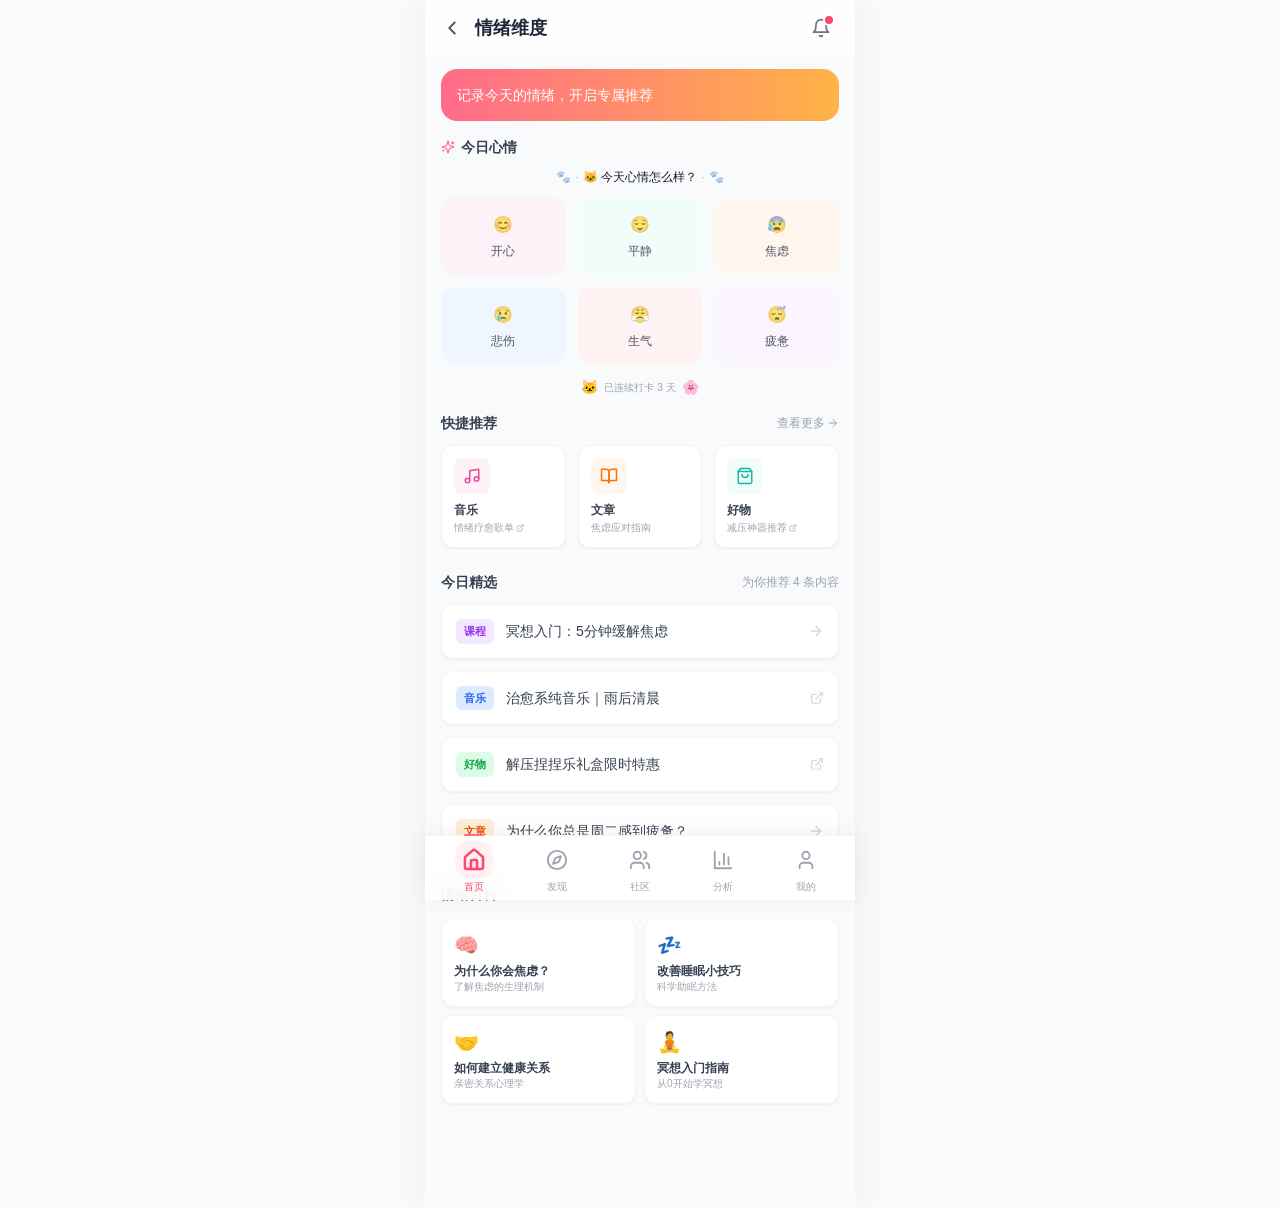
<file: home/index.html>
<!DOCTYPE html><html lang="zh-CN"><head><meta charSet="utf-8"/><meta name="viewport" content="width=device-width, initial-scale=1, maximum-scale=1, user-scalable=no"/><link rel="stylesheet" href="/_next/static/css/530c09026dc72eee.css" data-precedence="next"/><link rel="preload" as="script" fetchPriority="low" href="/_next/static/chunks/webpack-616e068a201ad621.js"/><script src="/_next/static/chunks/fd9d1056-cf48984c1108c87a.js" async=""></script><script src="/_next/static/chunks/117-c6ee3d5fc4ea1862.js" async=""></script><script src="/_next/static/chunks/main-app-455253f6f125b3e1.js" async=""></script><script src="/_next/static/chunks/648-55c85f69d3e6066d.js" async=""></script><script src="/_next/static/chunks/app/home/page-3b28e2905fcb6a1b.js" async=""></script><script src="/_next/static/chunks/app/layout-95a6406a67e22220.js" async=""></script><title>MoodU — 你的情绪小伙伴</title><meta name="description" content="记录情绪 · 发现美好 · 遇见自己"/><script src="/_next/static/chunks/polyfills-42372ed130431b0a.js" noModule=""></script></head><body><header class="sticky top-0 z-40 bg-white/80 backdrop-blur-xl border-b border-gray-50"><div class="flex items-center justify-between h-14 px-4"><div class="flex items-center gap-2"><button class="p-1 -ml-1 rounded-lg hover:bg-gray-100 transition-colors"><svg xmlns="http://www.w3.org/2000/svg" width="22" height="22" viewBox="0 0 24 24" fill="none" stroke="currentColor" stroke-width="2" stroke-linecap="round" stroke-linejoin="round" class="lucide lucide-chevron-left text-gray-600"><path d="m15 18-6-6 6-6"></path></svg></button><div><h1 class="font-bold text-lg text-gray-800">情绪维度</h1></div></div><button class="p-2 rounded-full hover:bg-gray-100 transition-colors relative"><svg xmlns="http://www.w3.org/2000/svg" width="20" height="20" viewBox="0 0 24 24" fill="none" stroke="currentColor" stroke-width="2" stroke-linecap="round" stroke-linejoin="round" class="lucide lucide-bell text-gray-500"><path d="M6 8a6 6 0 0 1 12 0c0 7 3 9 3 9H3s3-2 3-9"></path><path d="M10.3 21a1.94 1.94 0 0 0 3.4 0"></path></svg><span class="absolute top-1.5 right-1.5 w-2 h-2 bg-primary-500 rounded-full ring-2 ring-white"></span></button></div></header><main class="pb-20 min-h-screen"><div><div class="mx-4 mt-3"><div class="rounded-2xl p-4 bg-gradient-to-r from-primary-400 to-accent-400 text-white transition-all duration-500 cursor-pointer active:scale-[0.98]"><p class="text-sm font-medium">记录今天的情绪，开启专属推荐</p></div></div><div class="mt-4"><div class="flex items-center gap-1.5 px-4 mb-1"><svg xmlns="http://www.w3.org/2000/svg" width="14" height="14" viewBox="0 0 24 24" fill="none" stroke="currentColor" stroke-width="2" stroke-linecap="round" stroke-linejoin="round" class="lucide lucide-sparkles text-primary-400"><path d="M9.937 15.5A2 2 0 0 0 8.5 14.063l-6.135-1.582a.5.5 0 0 1 0-.962L8.5 9.936A2 2 0 0 0 9.937 8.5l1.582-6.135a.5.5 0 0 1 .963 0L14.063 8.5A2 2 0 0 0 15.5 9.937l6.135 1.581a.5.5 0 0 1 0 .964L15.5 14.063a2 2 0 0 0-1.437 1.437l-1.582 6.135a.5.5 0 0 1-.963 0z"></path><path d="M20 3v4"></path><path d="M22 5h-4"></path><path d="M4 17v2"></path><path d="M5 18H3"></path></svg><span class="text-sm font-semibold text-gray-700">今日心情</span></div><div class="px-4 py-2"><div class="flex items-center justify-center gap-1 mb-3"><span class="text-xs opacity-50">🐾</span><span class="text-xs opacity-30">·</span><span class="text-xs">🐱 今天心情怎么样？</span><span class="text-xs opacity-30">·</span><span class="text-xs opacity-50">🐾</span></div><div class="grid grid-cols-3 gap-3"><button class="flex flex-col items-center gap-1.5 p-4 rounded-2xl
                transition-all duration-300 animate-fade-up opacity-0
                relative overflow-hidden
                hover:scale-105 hover:shadow-md active:scale-95 bg-pink-50" style="animation-delay:0s;animation-fill-mode:forwards"><span class="text-base transition-all duration-300 opacity-70">😊</span><span class="text-xs font-medium text-gray-600">开心</span></button><button class="flex flex-col items-center gap-1.5 p-4 rounded-2xl
                transition-all duration-300 animate-fade-up opacity-0
                relative overflow-hidden
                hover:scale-105 hover:shadow-md active:scale-95 bg-teal-50" style="animation-delay:0.1s;animation-fill-mode:forwards"><span class="text-base transition-all duration-300 opacity-70">😌</span><span class="text-xs font-medium text-gray-600">平静</span></button><button class="flex flex-col items-center gap-1.5 p-4 rounded-2xl
                transition-all duration-300 animate-fade-up opacity-0
                relative overflow-hidden
                hover:scale-105 hover:shadow-md active:scale-95 bg-orange-50" style="animation-delay:0.2s;animation-fill-mode:forwards"><span class="text-base transition-all duration-300 opacity-70">😰</span><span class="text-xs font-medium text-gray-600">焦虑</span></button><button class="flex flex-col items-center gap-1.5 p-4 rounded-2xl
                transition-all duration-300 animate-fade-up opacity-0
                relative overflow-hidden
                hover:scale-105 hover:shadow-md active:scale-95 bg-blue-50" style="animation-delay:0.30000000000000004s;animation-fill-mode:forwards"><span class="text-base transition-all duration-300 opacity-70">😢</span><span class="text-xs font-medium text-gray-600">悲伤</span></button><button class="flex flex-col items-center gap-1.5 p-4 rounded-2xl
                transition-all duration-300 animate-fade-up opacity-0
                relative overflow-hidden
                hover:scale-105 hover:shadow-md active:scale-95 bg-red-50" style="animation-delay:0.4s;animation-fill-mode:forwards"><span class="text-base transition-all duration-300 opacity-70">😤</span><span class="text-xs font-medium text-gray-600">生气</span></button><button class="flex flex-col items-center gap-1.5 p-4 rounded-2xl
                transition-all duration-300 animate-fade-up opacity-0
                relative overflow-hidden
                hover:scale-105 hover:shadow-md active:scale-95 bg-purple-50" style="animation-delay:0.5s;animation-fill-mode:forwards"><span class="text-base transition-all duration-300 opacity-70">😴</span><span class="text-xs font-medium text-gray-600">疲惫</span></button></div><div class="mt-3 flex items-center justify-center gap-1.5"><span class="text-sm">🐱</span><span class="text-[10px] text-gray-400">已连续打卡 3 天</span><span class="text-sm">🌸</span></div></div></div><div class="mt-2 px-4"><div class="flex items-center justify-between mb-3"><span class="text-sm font-semibold text-gray-700">快捷推荐</span><a class="text-xs text-gray-400 flex items-center gap-0.5" href="/discover/">查看更多 <svg xmlns="http://www.w3.org/2000/svg" width="12" height="12" viewBox="0 0 24 24" fill="none" stroke="currentColor" stroke-width="2" stroke-linecap="round" stroke-linejoin="round" class="lucide lucide-arrow-right"><path d="M5 12h14"></path><path d="m12 5 7 7-7 7"></path></svg></a></div><div class="flex gap-3"><a href="https://music.163.com" target="_blank" rel="noopener noreferrer" class="flex-1 p-3 rounded-xl bg-white border border-gray-100 shadow-sm hover:shadow-md transition-all active:scale-95"><div class="w-9 h-9 rounded-lg flex items-center justify-center mb-2 bg-pink-50 text-pink-500"><svg xmlns="http://www.w3.org/2000/svg" width="18" height="18" viewBox="0 0 24 24" fill="none" stroke="currentColor" stroke-width="2" stroke-linecap="round" stroke-linejoin="round" class="lucide lucide-music"><path d="M9 18V5l12-2v13"></path><circle cx="6" cy="18" r="3"></circle><circle cx="18" cy="16" r="3"></circle></svg></div><p class="text-xs font-semibold text-gray-700">音乐</p><p class="text-[10px] text-gray-400 mt-0.5 flex items-center gap-0.5">情绪疗愈歌单<!-- --> <svg xmlns="http://www.w3.org/2000/svg" width="8" height="8" viewBox="0 0 24 24" fill="none" stroke="currentColor" stroke-width="2" stroke-linecap="round" stroke-linejoin="round" class="lucide lucide-external-link"><path d="M15 3h6v6"></path><path d="M10 14 21 3"></path><path d="M18 13v6a2 2 0 0 1-2 2H5a2 2 0 0 1-2-2V8a2 2 0 0 1 2-2h6"></path></svg></p></a><a href="/discover" class="flex-1 p-3 rounded-xl bg-white border border-gray-100 shadow-sm hover:shadow-md transition-all active:scale-95"><div class="w-9 h-9 rounded-lg flex items-center justify-center mb-2 bg-orange-50 text-orange-500"><svg xmlns="http://www.w3.org/2000/svg" width="18" height="18" viewBox="0 0 24 24" fill="none" stroke="currentColor" stroke-width="2" stroke-linecap="round" stroke-linejoin="round" class="lucide lucide-book-open"><path d="M2 3h6a4 4 0 0 1 4 4v14a3 3 0 0 0-3-3H2z"></path><path d="M22 3h-6a4 4 0 0 0-4 4v14a3 3 0 0 1 3-3h7z"></path></svg></div><p class="text-xs font-semibold text-gray-700">文章</p><p class="text-[10px] text-gray-400 mt-0.5 flex items-center gap-0.5">焦虑应对指南<!-- --> </p></a><a href="https://s.taobao.com/search?q=减压玩具" target="_blank" rel="noopener noreferrer" class="flex-1 p-3 rounded-xl bg-white border border-gray-100 shadow-sm hover:shadow-md transition-all active:scale-95"><div class="w-9 h-9 rounded-lg flex items-center justify-center mb-2 bg-teal-50 text-teal-500"><svg xmlns="http://www.w3.org/2000/svg" width="18" height="18" viewBox="0 0 24 24" fill="none" stroke="currentColor" stroke-width="2" stroke-linecap="round" stroke-linejoin="round" class="lucide lucide-shopping-bag"><path d="M6 2 3 6v14a2 2 0 0 0 2 2h14a2 2 0 0 0 2-2V6l-3-4Z"></path><path d="M3 6h18"></path><path d="M16 10a4 4 0 0 1-8 0"></path></svg></div><p class="text-xs font-semibold text-gray-700">好物</p><p class="text-[10px] text-gray-400 mt-0.5 flex items-center gap-0.5">减压神器推荐<!-- --> <svg xmlns="http://www.w3.org/2000/svg" width="8" height="8" viewBox="0 0 24 24" fill="none" stroke="currentColor" stroke-width="2" stroke-linecap="round" stroke-linejoin="round" class="lucide lucide-external-link"><path d="M15 3h6v6"></path><path d="M10 14 21 3"></path><path d="M18 13v6a2 2 0 0 1-2 2H5a2 2 0 0 1-2-2V8a2 2 0 0 1 2-2h6"></path></svg></p></a></div></div><div class="mt-6 px-4"><div class="flex items-center justify-between mb-3"><span class="text-sm font-semibold text-gray-700">今日精选</span><span class="text-xs text-gray-400">为你推荐 4 条内容</span></div><div class="space-y-3"><a href="/discover" class="flex items-center justify-between p-3.5 bg-white rounded-xl border border-gray-100 shadow-sm active:scale-[0.98] transition-all cursor-pointer hover:shadow-md"><div class="flex items-center gap-3"><span class="text-[11px] font-semibold px-2 py-1 rounded-md bg-purple-100 text-purple-600">课程</span><span class="text-sm text-gray-700">冥想入门：5分钟缓解焦虑</span></div><svg xmlns="http://www.w3.org/2000/svg" width="16" height="16" viewBox="0 0 24 24" fill="none" stroke="currentColor" stroke-width="2" stroke-linecap="round" stroke-linejoin="round" class="lucide lucide-arrow-right text-gray-300 shrink-0"><path d="M5 12h14"></path><path d="m12 5 7 7-7 7"></path></svg></a><a href="https://music.163.com" target="_blank" rel="noopener noreferrer" class="flex items-center justify-between p-3.5 bg-white rounded-xl border border-gray-100 shadow-sm active:scale-[0.98] transition-all cursor-pointer hover:shadow-md"><div class="flex items-center gap-3"><span class="text-[11px] font-semibold px-2 py-1 rounded-md bg-blue-100 text-blue-600">音乐</span><span class="text-sm text-gray-700">治愈系纯音乐｜雨后清晨</span></div><svg xmlns="http://www.w3.org/2000/svg" width="14" height="14" viewBox="0 0 24 24" fill="none" stroke="currentColor" stroke-width="2" stroke-linecap="round" stroke-linejoin="round" class="lucide lucide-external-link text-gray-300 shrink-0"><path d="M15 3h6v6"></path><path d="M10 14 21 3"></path><path d="M18 13v6a2 2 0 0 1-2 2H5a2 2 0 0 1-2-2V8a2 2 0 0 1 2-2h6"></path></svg></a><a href="https://s.taobao.com/search?q=解压捏捏乐礼盒" target="_blank" rel="noopener noreferrer" class="flex items-center justify-between p-3.5 bg-white rounded-xl border border-gray-100 shadow-sm active:scale-[0.98] transition-all cursor-pointer hover:shadow-md"><div class="flex items-center gap-3"><span class="text-[11px] font-semibold px-2 py-1 rounded-md bg-green-100 text-green-600">好物</span><span class="text-sm text-gray-700">解压捏捏乐礼盒限时特惠</span></div><svg xmlns="http://www.w3.org/2000/svg" width="14" height="14" viewBox="0 0 24 24" fill="none" stroke="currentColor" stroke-width="2" stroke-linecap="round" stroke-linejoin="round" class="lucide lucide-external-link text-gray-300 shrink-0"><path d="M15 3h6v6"></path><path d="M10 14 21 3"></path><path d="M18 13v6a2 2 0 0 1-2 2H5a2 2 0 0 1-2-2V8a2 2 0 0 1 2-2h6"></path></svg></a><a href="/discover" class="flex items-center justify-between p-3.5 bg-white rounded-xl border border-gray-100 shadow-sm active:scale-[0.98] transition-all cursor-pointer hover:shadow-md"><div class="flex items-center gap-3"><span class="text-[11px] font-semibold px-2 py-1 rounded-md bg-orange-100 text-orange-600">文章</span><span class="text-sm text-gray-700">为什么你总是周二感到疲惫？</span></div><svg xmlns="http://www.w3.org/2000/svg" width="16" height="16" viewBox="0 0 24 24" fill="none" stroke="currentColor" stroke-width="2" stroke-linecap="round" stroke-linejoin="round" class="lucide lucide-arrow-right text-gray-300 shrink-0"><path d="M5 12h14"></path><path d="m12 5 7 7-7 7"></path></svg></a></div></div><div class="mt-6 px-4"><span class="text-sm font-semibold text-gray-700">情绪百科</span><div class="mt-3 grid grid-cols-2 gap-2"><a class="p-3 rounded-xl bg-white border border-gray-100 shadow-sm active:scale-[0.97] transition-all" href="/discover/"><span class="text-xl">🧠</span><p class="text-xs font-semibold text-gray-700 mt-1">为什么你会焦虑？</p><p class="text-[10px] text-gray-400">了解焦虑的生理机制</p></a><a class="p-3 rounded-xl bg-white border border-gray-100 shadow-sm active:scale-[0.97] transition-all" href="/discover/"><span class="text-xl">💤</span><p class="text-xs font-semibold text-gray-700 mt-1">改善睡眠小技巧</p><p class="text-[10px] text-gray-400">科学助眠方法</p></a><a class="p-3 rounded-xl bg-white border border-gray-100 shadow-sm active:scale-[0.97] transition-all" href="/discover/"><span class="text-xl">🤝</span><p class="text-xs font-semibold text-gray-700 mt-1">如何建立健康关系</p><p class="text-[10px] text-gray-400">亲密关系心理学</p></a><a class="p-3 rounded-xl bg-white border border-gray-100 shadow-sm active:scale-[0.97] transition-all" href="/discover/"><span class="text-xl">🧘</span><p class="text-xs font-semibold text-gray-700 mt-1">冥想入门指南</p><p class="text-[10px] text-gray-400">从0开始学冥想</p></a></div></div><div class="h-6"></div></div></main><nav class="fixed bottom-0 left-1/2 -translate-x-1/2 w-full max-w-[430px] bg-white/90 backdrop-blur-lg border-t border-gray-100 px-2 pb-[var(--safe-bottom)] z-50" style="box-shadow:0 -2px 20px rgba(0,0,0,0.05)"><div class="flex items-center justify-around h-16"><a class="flex flex-col items-center justify-center gap-0.5 w-16 h-full transition-all duration-200 relative" href="/home/"><div class="p-1.5 rounded-xl transition-all duration-300 bg-primary-50 scale-110"><svg xmlns="http://www.w3.org/2000/svg" width="22" height="22" viewBox="0 0 24 24" fill="none" stroke="currentColor" stroke-width="2.5" stroke-linecap="round" stroke-linejoin="round" class="lucide lucide-house transition-colors duration-300 text-primary-500"><path d="M15 21v-8a1 1 0 0 0-1-1h-4a1 1 0 0 0-1 1v8"></path><path d="M3 10a2 2 0 0 1 .709-1.528l7-5.999a2 2 0 0 1 2.582 0l7 5.999A2 2 0 0 1 21 10v9a2 2 0 0 1-2 2H5a2 2 0 0 1-2-2z"></path></svg></div><span class="text-[10px] font-medium transition-colors duration-300 text-primary-500">首页</span><span class="absolute -top-0.5 w-5 h-0.5 bg-primary-400 rounded-full"></span></a><a class="flex flex-col items-center justify-center gap-0.5 w-16 h-full transition-all duration-200 relative" href="/discover/"><div class="p-1.5 rounded-xl transition-all duration-300 "><svg xmlns="http://www.w3.org/2000/svg" width="22" height="22" viewBox="0 0 24 24" fill="none" stroke="currentColor" stroke-width="2" stroke-linecap="round" stroke-linejoin="round" class="lucide lucide-compass transition-colors duration-300 text-gray-400"><path d="m16.24 7.76-1.804 5.411a2 2 0 0 1-1.265 1.265L7.76 16.24l1.804-5.411a2 2 0 0 1 1.265-1.265z"></path><circle cx="12" cy="12" r="10"></circle></svg></div><span class="text-[10px] font-medium transition-colors duration-300 text-gray-400">发现</span></a><a class="flex flex-col items-center justify-center gap-0.5 w-16 h-full transition-all duration-200 relative" href="/community/"><div class="p-1.5 rounded-xl transition-all duration-300 "><svg xmlns="http://www.w3.org/2000/svg" width="22" height="22" viewBox="0 0 24 24" fill="none" stroke="currentColor" stroke-width="2" stroke-linecap="round" stroke-linejoin="round" class="lucide lucide-users transition-colors duration-300 text-gray-400"><path d="M16 21v-2a4 4 0 0 0-4-4H6a4 4 0 0 0-4 4v2"></path><circle cx="9" cy="7" r="4"></circle><path d="M22 21v-2a4 4 0 0 0-3-3.87"></path><path d="M16 3.13a4 4 0 0 1 0 7.75"></path></svg></div><span class="text-[10px] font-medium transition-colors duration-300 text-gray-400">社区</span></a><a class="flex flex-col items-center justify-center gap-0.5 w-16 h-full transition-all duration-200 relative" href="/analysis/"><div class="p-1.5 rounded-xl transition-all duration-300 "><svg xmlns="http://www.w3.org/2000/svg" width="22" height="22" viewBox="0 0 24 24" fill="none" stroke="currentColor" stroke-width="2" stroke-linecap="round" stroke-linejoin="round" class="lucide lucide-bar-chart3 transition-colors duration-300 text-gray-400"><path d="M3 3v18h18"></path><path d="M18 17V9"></path><path d="M13 17V5"></path><path d="M8 17v-3"></path></svg></div><span class="text-[10px] font-medium transition-colors duration-300 text-gray-400">分析</span></a><a class="flex flex-col items-center justify-center gap-0.5 w-16 h-full transition-all duration-200 relative" href="/profile/"><div class="p-1.5 rounded-xl transition-all duration-300 "><svg xmlns="http://www.w3.org/2000/svg" width="22" height="22" viewBox="0 0 24 24" fill="none" stroke="currentColor" stroke-width="2" stroke-linecap="round" stroke-linejoin="round" class="lucide lucide-user transition-colors duration-300 text-gray-400"><path d="M19 21v-2a4 4 0 0 0-4-4H9a4 4 0 0 0-4 4v2"></path><circle cx="12" cy="7" r="4"></circle></svg></div><span class="text-[10px] font-medium transition-colors duration-300 text-gray-400">我的</span></a></div></nav><script src="/_next/static/chunks/webpack-616e068a201ad621.js" async=""></script><script>(self.__next_f=self.__next_f||[]).push([0]);self.__next_f.push([2,null])</script><script>self.__next_f.push([1,"1:HL[\"/_next/static/css/530c09026dc72eee.css\",\"style\"]\n"])</script><script>self.__next_f.push([1,"2:I[2846,[],\"\"]\n4:I[9107,[],\"ClientPageRoot\"]\n5:I[1147,[\"648\",\"static/chunks/648-55c85f69d3e6066d.js\",\"951\",\"static/chunks/app/home/page-3b28e2905fcb6a1b.js\"],\"default\",1]\n6:I[4707,[],\"\"]\n7:I[6423,[],\"\"]\n8:I[8214,[\"648\",\"static/chunks/648-55c85f69d3e6066d.js\",\"185\",\"static/chunks/app/layout-95a6406a67e22220.js\"],\"default\"]\n9:I[8100,[\"648\",\"static/chunks/648-55c85f69d3e6066d.js\",\"185\",\"static/chunks/app/layout-95a6406a67e22220.js\"],\"default\"]\nb:I[1060,[],\"\"]\nc:[]\n"])</script><script>self.__next_f.push([1,"0:[\"$\",\"$L2\",null,{\"buildId\":\"p_pdG3ond6QcdomfjUt_g\",\"assetPrefix\":\"\",\"urlParts\":[\"\",\"home\",\"\"],\"initialTree\":[\"\",{\"children\":[\"home\",{\"children\":[\"__PAGE__\",{}]}]},\"$undefined\",\"$undefined\",true],\"initialSeedData\":[\"\",{\"children\":[\"home\",{\"children\":[\"__PAGE__\",{},[[\"$L3\",[\"$\",\"$L4\",null,{\"props\":{\"params\":{},\"searchParams\":{}},\"Component\":\"$5\"}],null],null],null]},[null,[\"$\",\"$L6\",null,{\"parallelRouterKey\":\"children\",\"segmentPath\":[\"children\",\"home\",\"children\"],\"error\":\"$undefined\",\"errorStyles\":\"$undefined\",\"errorScripts\":\"$undefined\",\"template\":[\"$\",\"$L7\",null,{}],\"templateStyles\":\"$undefined\",\"templateScripts\":\"$undefined\",\"notFound\":\"$undefined\",\"notFoundStyles\":\"$undefined\"}]],null]},[[[[\"$\",\"link\",\"0\",{\"rel\":\"stylesheet\",\"href\":\"/_next/static/css/530c09026dc72eee.css\",\"precedence\":\"next\",\"crossOrigin\":\"$undefined\"}]],[\"$\",\"html\",null,{\"lang\":\"zh-CN\",\"children\":[\"$\",\"body\",null,{\"children\":[[\"$\",\"$L8\",null,{}],[\"$\",\"main\",null,{\"className\":\"pb-20 min-h-screen\",\"children\":[\"$\",\"$L6\",null,{\"parallelRouterKey\":\"children\",\"segmentPath\":[\"children\"],\"error\":\"$undefined\",\"errorStyles\":\"$undefined\",\"errorScripts\":\"$undefined\",\"template\":[\"$\",\"$L7\",null,{}],\"templateStyles\":\"$undefined\",\"templateScripts\":\"$undefined\",\"notFound\":[[\"$\",\"title\",null,{\"children\":\"404: This page could not be found.\"}],[\"$\",\"div\",null,{\"style\":{\"fontFamily\":\"system-ui,\\\"Segoe UI\\\",Roboto,Helvetica,Arial,sans-serif,\\\"Apple Color Emoji\\\",\\\"Segoe UI Emoji\\\"\",\"height\":\"100vh\",\"textAlign\":\"center\",\"display\":\"flex\",\"flexDirection\":\"column\",\"alignItems\":\"center\",\"justifyContent\":\"center\"},\"children\":[\"$\",\"div\",null,{\"children\":[[\"$\",\"style\",null,{\"dangerouslySetInnerHTML\":{\"__html\":\"body{color:#000;background:#fff;margin:0}.next-error-h1{border-right:1px solid rgba(0,0,0,.3)}@media (prefers-color-scheme:dark){body{color:#fff;background:#000}.next-error-h1{border-right:1px solid rgba(255,255,255,.3)}}\"}}],[\"$\",\"h1\",null,{\"className\":\"next-error-h1\",\"style\":{\"display\":\"inline-block\",\"margin\":\"0 20px 0 0\",\"padding\":\"0 23px 0 0\",\"fontSize\":24,\"fontWeight\":500,\"verticalAlign\":\"top\",\"lineHeight\":\"49px\"},\"children\":\"404\"}],[\"$\",\"div\",null,{\"style\":{\"display\":\"inline-block\"},\"children\":[\"$\",\"h2\",null,{\"style\":{\"fontSize\":14,\"fontWeight\":400,\"lineHeight\":\"49px\",\"margin\":0},\"children\":\"This page could not be found.\"}]}]]}]}]],\"notFoundStyles\":[]}]}],[\"$\",\"$L9\",null,{}]]}]}]],null],null],\"couldBeIntercepted\":false,\"initialHead\":[null,\"$La\"],\"globalErrorComponent\":\"$b\",\"missingSlots\":\"$Wc\"}]\n"])</script><script>self.__next_f.push([1,"a:[[\"$\",\"meta\",\"0\",{\"name\":\"viewport\",\"content\":\"width=device-width, initial-scale=1, maximum-scale=1, user-scalable=no\"}],[\"$\",\"meta\",\"1\",{\"charSet\":\"utf-8\"}],[\"$\",\"title\",\"2\",{\"children\":\"MoodU — 你的情绪小伙伴\"}],[\"$\",\"meta\",\"3\",{\"name\":\"description\",\"content\":\"记录情绪 · 发现美好 · 遇见自己\"}]]\n3:null\n"])</script></body></html>
</file>
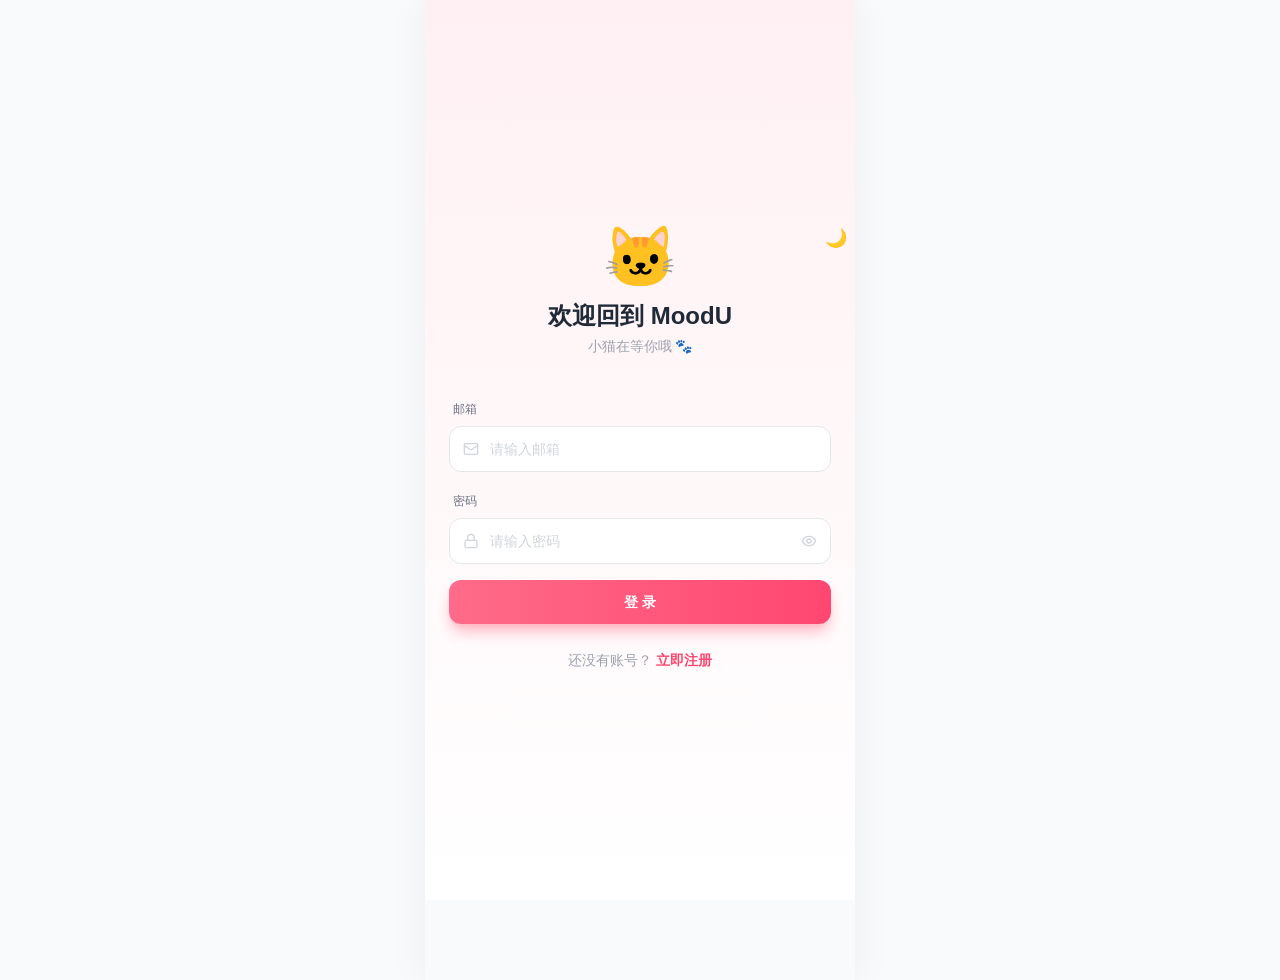
<file: login/index.html>
<!DOCTYPE html><html lang="zh-CN"><head><meta charSet="utf-8"/><meta name="viewport" content="width=device-width, initial-scale=1, maximum-scale=1, user-scalable=no"/><link rel="stylesheet" href="/_next/static/css/530c09026dc72eee.css" data-precedence="next"/><link rel="preload" as="script" fetchPriority="low" href="/_next/static/chunks/webpack-616e068a201ad621.js"/><script src="/_next/static/chunks/fd9d1056-cf48984c1108c87a.js" async=""></script><script src="/_next/static/chunks/117-c6ee3d5fc4ea1862.js" async=""></script><script src="/_next/static/chunks/main-app-455253f6f125b3e1.js" async=""></script><script src="/_next/static/chunks/648-55c85f69d3e6066d.js" async=""></script><script src="/_next/static/chunks/app/login/page-54014f5e8339c573.js" async=""></script><script src="/_next/static/chunks/app/layout-95a6406a67e22220.js" async=""></script><title>MoodU — 你的情绪小伙伴</title><meta name="description" content="记录情绪 · 发现美好 · 遇见自己"/><script src="/_next/static/chunks/polyfills-42372ed130431b0a.js" noModule=""></script></head><body><main class="pb-20 min-h-screen"><div class="min-h-screen bg-gradient-to-b from-primary-50 to-white px-6 flex flex-col justify-center"><div class="text-center mb-10"><div class="text-6xl mb-3 relative">🐱<span class="absolute -top-1 -right-4 text-lg animate-gentle-bounce">🌙</span></div><h1 class="text-2xl font-bold text-gray-800">欢迎回到 MoodU</h1><p class="text-sm text-gray-400 mt-1">小猫在等你哦 🐾</p></div><form class="space-y-4"><div class="space-y-1.5"><label class="text-xs font-medium text-gray-500 ml-1">邮箱</label><div class="relative"><svg xmlns="http://www.w3.org/2000/svg" width="16" height="16" viewBox="0 0 24 24" fill="none" stroke="currentColor" stroke-width="2" stroke-linecap="round" stroke-linejoin="round" class="lucide lucide-mail absolute left-3.5 top-1/2 -translate-y-1/2 text-gray-300"><rect width="20" height="16" x="2" y="4" rx="2"></rect><path d="m22 7-8.97 5.7a1.94 1.94 0 0 1-2.06 0L2 7"></path></svg><input type="email" placeholder="请输入邮箱" class="w-full pl-10 pr-4 py-3 rounded-xl bg-white border border-gray-200 text-sm placeholder:text-gray-300 focus:outline-none focus:ring-2 focus:ring-primary-300 focus:border-primary-400 transition-all" value=""/></div></div><div class="space-y-1.5"><label class="text-xs font-medium text-gray-500 ml-1">密码</label><div class="relative"><svg xmlns="http://www.w3.org/2000/svg" width="16" height="16" viewBox="0 0 24 24" fill="none" stroke="currentColor" stroke-width="2" stroke-linecap="round" stroke-linejoin="round" class="lucide lucide-lock absolute left-3.5 top-1/2 -translate-y-1/2 text-gray-300"><rect width="18" height="11" x="3" y="11" rx="2" ry="2"></rect><path d="M7 11V7a5 5 0 0 1 10 0v4"></path></svg><input type="password" placeholder="请输入密码" class="w-full pl-10 pr-10 py-3 rounded-xl bg-white border border-gray-200 text-sm placeholder:text-gray-300 focus:outline-none focus:ring-2 focus:ring-primary-300 focus:border-primary-400 transition-all" value=""/><button type="button" class="absolute right-3.5 top-1/2 -translate-y-1/2 text-gray-300"><svg xmlns="http://www.w3.org/2000/svg" width="16" height="16" viewBox="0 0 24 24" fill="none" stroke="currentColor" stroke-width="2" stroke-linecap="round" stroke-linejoin="round" class="lucide lucide-eye"><path d="M2 12s3-7 10-7 10 7 10 7-3 7-10 7-10-7-10-7Z"></path><circle cx="12" cy="12" r="3"></circle></svg></button></div></div><button type="submit" class="w-full py-3 rounded-xl bg-gradient-to-r from-primary-400 to-primary-500 text-white font-semibold text-sm shadow-lg shadow-primary-200 hover:shadow-xl hover:shadow-primary-300 active:scale-[0.98] transition-all">登 录</button></form><div class="text-center mt-6"><span class="text-sm text-gray-400">还没有账号？</span><a class="text-sm font-semibold text-primary-500 ml-1" href="/register/">立即注册</a></div></div></main><script src="/_next/static/chunks/webpack-616e068a201ad621.js" async=""></script><script>(self.__next_f=self.__next_f||[]).push([0]);self.__next_f.push([2,null])</script><script>self.__next_f.push([1,"1:HL[\"/_next/static/css/530c09026dc72eee.css\",\"style\"]\n"])</script><script>self.__next_f.push([1,"2:I[2846,[],\"\"]\n4:I[9107,[],\"ClientPageRoot\"]\n5:I[8991,[\"648\",\"static/chunks/648-55c85f69d3e6066d.js\",\"626\",\"static/chunks/app/login/page-54014f5e8339c573.js\"],\"default\",1]\n6:I[4707,[],\"\"]\n7:I[6423,[],\"\"]\n8:I[8214,[\"648\",\"static/chunks/648-55c85f69d3e6066d.js\",\"185\",\"static/chunks/app/layout-95a6406a67e22220.js\"],\"default\"]\n9:I[8100,[\"648\",\"static/chunks/648-55c85f69d3e6066d.js\",\"185\",\"static/chunks/app/layout-95a6406a67e22220.js\"],\"default\"]\nb:I[1060,[],\"\"]\nc:[]\n"])</script><script>self.__next_f.push([1,"0:[\"$\",\"$L2\",null,{\"buildId\":\"p_pdG3ond6QcdomfjUt_g\",\"assetPrefix\":\"\",\"urlParts\":[\"\",\"login\",\"\"],\"initialTree\":[\"\",{\"children\":[\"login\",{\"children\":[\"__PAGE__\",{}]}]},\"$undefined\",\"$undefined\",true],\"initialSeedData\":[\"\",{\"children\":[\"login\",{\"children\":[\"__PAGE__\",{},[[\"$L3\",[\"$\",\"$L4\",null,{\"props\":{\"params\":{},\"searchParams\":{}},\"Component\":\"$5\"}],null],null],null]},[null,[\"$\",\"$L6\",null,{\"parallelRouterKey\":\"children\",\"segmentPath\":[\"children\",\"login\",\"children\"],\"error\":\"$undefined\",\"errorStyles\":\"$undefined\",\"errorScripts\":\"$undefined\",\"template\":[\"$\",\"$L7\",null,{}],\"templateStyles\":\"$undefined\",\"templateScripts\":\"$undefined\",\"notFound\":\"$undefined\",\"notFoundStyles\":\"$undefined\"}]],null]},[[[[\"$\",\"link\",\"0\",{\"rel\":\"stylesheet\",\"href\":\"/_next/static/css/530c09026dc72eee.css\",\"precedence\":\"next\",\"crossOrigin\":\"$undefined\"}]],[\"$\",\"html\",null,{\"lang\":\"zh-CN\",\"children\":[\"$\",\"body\",null,{\"children\":[[\"$\",\"$L8\",null,{}],[\"$\",\"main\",null,{\"className\":\"pb-20 min-h-screen\",\"children\":[\"$\",\"$L6\",null,{\"parallelRouterKey\":\"children\",\"segmentPath\":[\"children\"],\"error\":\"$undefined\",\"errorStyles\":\"$undefined\",\"errorScripts\":\"$undefined\",\"template\":[\"$\",\"$L7\",null,{}],\"templateStyles\":\"$undefined\",\"templateScripts\":\"$undefined\",\"notFound\":[[\"$\",\"title\",null,{\"children\":\"404: This page could not be found.\"}],[\"$\",\"div\",null,{\"style\":{\"fontFamily\":\"system-ui,\\\"Segoe UI\\\",Roboto,Helvetica,Arial,sans-serif,\\\"Apple Color Emoji\\\",\\\"Segoe UI Emoji\\\"\",\"height\":\"100vh\",\"textAlign\":\"center\",\"display\":\"flex\",\"flexDirection\":\"column\",\"alignItems\":\"center\",\"justifyContent\":\"center\"},\"children\":[\"$\",\"div\",null,{\"children\":[[\"$\",\"style\",null,{\"dangerouslySetInnerHTML\":{\"__html\":\"body{color:#000;background:#fff;margin:0}.next-error-h1{border-right:1px solid rgba(0,0,0,.3)}@media (prefers-color-scheme:dark){body{color:#fff;background:#000}.next-error-h1{border-right:1px solid rgba(255,255,255,.3)}}\"}}],[\"$\",\"h1\",null,{\"className\":\"next-error-h1\",\"style\":{\"display\":\"inline-block\",\"margin\":\"0 20px 0 0\",\"padding\":\"0 23px 0 0\",\"fontSize\":24,\"fontWeight\":500,\"verticalAlign\":\"top\",\"lineHeight\":\"49px\"},\"children\":\"404\"}],[\"$\",\"div\",null,{\"style\":{\"display\":\"inline-block\"},\"children\":[\"$\",\"h2\",null,{\"style\":{\"fontSize\":14,\"fontWeight\":400,\"lineHeight\":\"49px\",\"margin\":0},\"children\":\"This page could not be found.\"}]}]]}]}]],\"notFoundStyles\":[]}]}],[\"$\",\"$L9\",null,{}]]}]}]],null],null],\"couldBeIntercepted\":false,\"initialHead\":[null,\"$La\"],\"globalErrorComponent\":\"$b\",\"missingSlots\":\"$Wc\"}]\n"])</script><script>self.__next_f.push([1,"a:[[\"$\",\"meta\",\"0\",{\"name\":\"viewport\",\"content\":\"width=device-width, initial-scale=1, maximum-scale=1, user-scalable=no\"}],[\"$\",\"meta\",\"1\",{\"charSet\":\"utf-8\"}],[\"$\",\"title\",\"2\",{\"children\":\"MoodU — 你的情绪小伙伴\"}],[\"$\",\"meta\",\"3\",{\"name\":\"description\",\"content\":\"记录情绪 · 发现美好 · 遇见自己\"}]]\n3:null\n"])</script></body></html>
</file>
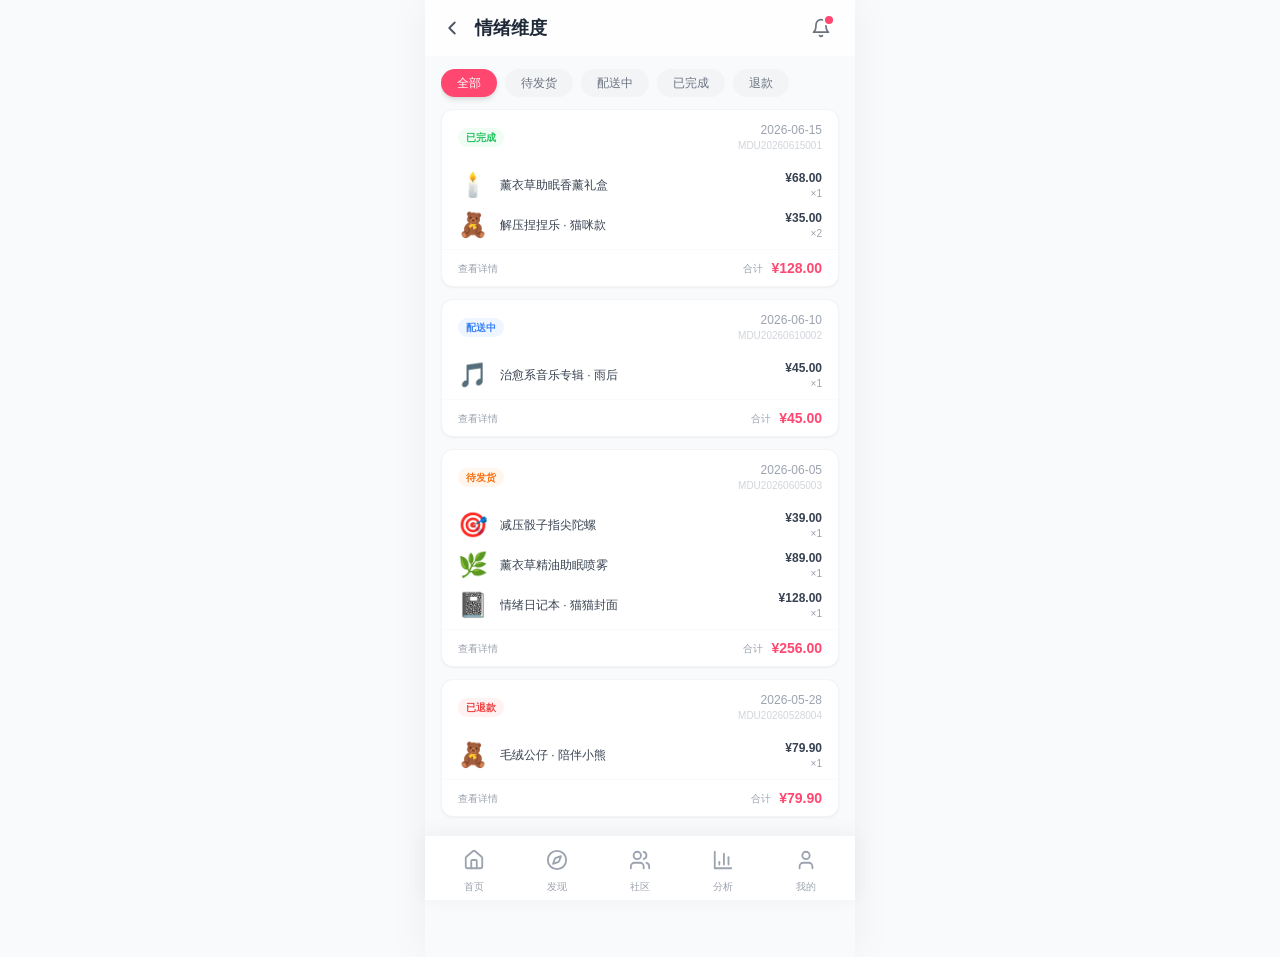
<file: orders/index.html>
<!DOCTYPE html><html lang="zh-CN"><head><meta charSet="utf-8"/><meta name="viewport" content="width=device-width, initial-scale=1, maximum-scale=1, user-scalable=no"/><link rel="stylesheet" href="/_next/static/css/530c09026dc72eee.css" data-precedence="next"/><link rel="preload" as="script" fetchPriority="low" href="/_next/static/chunks/webpack-616e068a201ad621.js"/><script src="/_next/static/chunks/fd9d1056-cf48984c1108c87a.js" async=""></script><script src="/_next/static/chunks/117-c6ee3d5fc4ea1862.js" async=""></script><script src="/_next/static/chunks/main-app-455253f6f125b3e1.js" async=""></script><script src="/_next/static/chunks/648-55c85f69d3e6066d.js" async=""></script><script src="/_next/static/chunks/app/orders/page-3ef844554d53de94.js" async=""></script><script src="/_next/static/chunks/app/layout-95a6406a67e22220.js" async=""></script><title>MoodU — 你的情绪小伙伴</title><meta name="description" content="记录情绪 · 发现美好 · 遇见自己"/><script src="/_next/static/chunks/polyfills-42372ed130431b0a.js" noModule=""></script></head><body><header class="sticky top-0 z-40 bg-white/80 backdrop-blur-xl border-b border-gray-50"><div class="flex items-center justify-between h-14 px-4"><div class="flex items-center gap-2"><button class="p-1 -ml-1 rounded-lg hover:bg-gray-100 transition-colors"><svg xmlns="http://www.w3.org/2000/svg" width="22" height="22" viewBox="0 0 24 24" fill="none" stroke="currentColor" stroke-width="2" stroke-linecap="round" stroke-linejoin="round" class="lucide lucide-chevron-left text-gray-600"><path d="m15 18-6-6 6-6"></path></svg></button><div><h1 class="font-bold text-lg text-gray-800">情绪维度</h1></div></div><button class="p-2 rounded-full hover:bg-gray-100 transition-colors relative"><svg xmlns="http://www.w3.org/2000/svg" width="20" height="20" viewBox="0 0 24 24" fill="none" stroke="currentColor" stroke-width="2" stroke-linecap="round" stroke-linejoin="round" class="lucide lucide-bell text-gray-500"><path d="M6 8a6 6 0 0 1 12 0c0 7 3 9 3 9H3s3-2 3-9"></path><path d="M10.3 21a1.94 1.94 0 0 0 3.4 0"></path></svg><span class="absolute top-1.5 right-1.5 w-2 h-2 bg-primary-500 rounded-full ring-2 ring-white"></span></button></div></header><main class="pb-20 min-h-screen"><div class="px-4 pt-3"><div class="flex gap-2 overflow-x-auto pb-3 scrollbar-hide"><button class="shrink-0 px-4 py-1.5 rounded-full text-xs font-medium transition-all bg-primary-500 text-white shadow-md">全部</button><button class="shrink-0 px-4 py-1.5 rounded-full text-xs font-medium transition-all bg-gray-100 text-gray-500">待发货</button><button class="shrink-0 px-4 py-1.5 rounded-full text-xs font-medium transition-all bg-gray-100 text-gray-500">配送中</button><button class="shrink-0 px-4 py-1.5 rounded-full text-xs font-medium transition-all bg-gray-100 text-gray-500">已完成</button><button class="shrink-0 px-4 py-1.5 rounded-full text-xs font-medium transition-all bg-gray-100 text-gray-500">退款</button></div><div class="space-y-3"><div class="bg-white rounded-xl border border-gray-100 shadow-sm overflow-hidden transition-all duration-200"><div class="flex items-center justify-between px-4 pt-3 pb-2"><div class="flex items-center gap-2"><span class="text-[10px] font-semibold px-2 py-0.5 rounded-full text-green-500 bg-green-50">已完成</span></div><div class="text-right"><p class="text-xs text-gray-400">2026-06-15</p><p class="text-[10px] text-gray-300">MDU20260615001</p></div></div><div class="px-4 py-2 space-y-2"><div class="flex items-center gap-3"><span class="text-2xl">🕯️</span><div class="flex-1 min-w-0"><p class="text-xs font-medium text-gray-700 truncate">薰衣草助眠香薰礼盒</p></div><div class="text-right"><p class="text-xs font-semibold text-gray-700">¥<!-- -->68.00</p><p class="text-[10px] text-gray-400">×<!-- -->1</p></div></div><div class="flex items-center gap-3"><span class="text-2xl">🧸</span><div class="flex-1 min-w-0"><p class="text-xs font-medium text-gray-700 truncate">解压捏捏乐 · 猫咪款</p></div><div class="text-right"><p class="text-xs font-semibold text-gray-700">¥<!-- -->35.00</p><p class="text-[10px] text-gray-400">×<!-- -->2</p></div></div></div><div class="flex items-center justify-between px-4 py-2 border-t border-gray-50"><button class="text-[10px] text-gray-400 hover:text-gray-600 transition-colors">查看详情</button><div class="flex items-center gap-2"><span class="text-[10px] text-gray-400">合计</span><span class="text-sm font-bold text-primary-500">¥<!-- -->128.00</span></div></div></div><div class="bg-white rounded-xl border border-gray-100 shadow-sm overflow-hidden transition-all duration-200"><div class="flex items-center justify-between px-4 pt-3 pb-2"><div class="flex items-center gap-2"><span class="text-[10px] font-semibold px-2 py-0.5 rounded-full text-blue-500 bg-blue-50">配送中</span></div><div class="text-right"><p class="text-xs text-gray-400">2026-06-10</p><p class="text-[10px] text-gray-300">MDU20260610002</p></div></div><div class="px-4 py-2 space-y-2"><div class="flex items-center gap-3"><span class="text-2xl">🎵</span><div class="flex-1 min-w-0"><p class="text-xs font-medium text-gray-700 truncate">治愈系音乐专辑 · 雨后</p></div><div class="text-right"><p class="text-xs font-semibold text-gray-700">¥<!-- -->45.00</p><p class="text-[10px] text-gray-400">×<!-- -->1</p></div></div></div><div class="flex items-center justify-between px-4 py-2 border-t border-gray-50"><button class="text-[10px] text-gray-400 hover:text-gray-600 transition-colors">查看详情</button><div class="flex items-center gap-2"><span class="text-[10px] text-gray-400">合计</span><span class="text-sm font-bold text-primary-500">¥<!-- -->45.00</span></div></div></div><div class="bg-white rounded-xl border border-gray-100 shadow-sm overflow-hidden transition-all duration-200"><div class="flex items-center justify-between px-4 pt-3 pb-2"><div class="flex items-center gap-2"><span class="text-[10px] font-semibold px-2 py-0.5 rounded-full text-orange-500 bg-orange-50">待发货</span></div><div class="text-right"><p class="text-xs text-gray-400">2026-06-05</p><p class="text-[10px] text-gray-300">MDU20260605003</p></div></div><div class="px-4 py-2 space-y-2"><div class="flex items-center gap-3"><span class="text-2xl">🎯</span><div class="flex-1 min-w-0"><p class="text-xs font-medium text-gray-700 truncate">减压骰子指尖陀螺</p></div><div class="text-right"><p class="text-xs font-semibold text-gray-700">¥<!-- -->39.00</p><p class="text-[10px] text-gray-400">×<!-- -->1</p></div></div><div class="flex items-center gap-3"><span class="text-2xl">🌿</span><div class="flex-1 min-w-0"><p class="text-xs font-medium text-gray-700 truncate">薰衣草精油助眠喷雾</p></div><div class="text-right"><p class="text-xs font-semibold text-gray-700">¥<!-- -->89.00</p><p class="text-[10px] text-gray-400">×<!-- -->1</p></div></div><div class="flex items-center gap-3"><span class="text-2xl">📓</span><div class="flex-1 min-w-0"><p class="text-xs font-medium text-gray-700 truncate">情绪日记本 · 猫猫封面</p></div><div class="text-right"><p class="text-xs font-semibold text-gray-700">¥<!-- -->128.00</p><p class="text-[10px] text-gray-400">×<!-- -->1</p></div></div></div><div class="flex items-center justify-between px-4 py-2 border-t border-gray-50"><button class="text-[10px] text-gray-400 hover:text-gray-600 transition-colors">查看详情</button><div class="flex items-center gap-2"><span class="text-[10px] text-gray-400">合计</span><span class="text-sm font-bold text-primary-500">¥<!-- -->256.00</span></div></div></div><div class="bg-white rounded-xl border border-gray-100 shadow-sm overflow-hidden transition-all duration-200"><div class="flex items-center justify-between px-4 pt-3 pb-2"><div class="flex items-center gap-2"><span class="text-[10px] font-semibold px-2 py-0.5 rounded-full text-red-500 bg-red-50">已退款</span></div><div class="text-right"><p class="text-xs text-gray-400">2026-05-28</p><p class="text-[10px] text-gray-300">MDU20260528004</p></div></div><div class="px-4 py-2 space-y-2"><div class="flex items-center gap-3"><span class="text-2xl">🧸</span><div class="flex-1 min-w-0"><p class="text-xs font-medium text-gray-700 truncate">毛绒公仔 · 陪伴小熊</p></div><div class="text-right"><p class="text-xs font-semibold text-gray-700">¥<!-- -->79.90</p><p class="text-[10px] text-gray-400">×<!-- -->1</p></div></div></div><div class="flex items-center justify-between px-4 py-2 border-t border-gray-50"><button class="text-[10px] text-gray-400 hover:text-gray-600 transition-colors">查看详情</button><div class="flex items-center gap-2"><span class="text-[10px] text-gray-400">合计</span><span class="text-sm font-bold text-primary-500">¥<!-- -->79.90</span></div></div></div></div><div class="h-6"></div></div></main><nav class="fixed bottom-0 left-1/2 -translate-x-1/2 w-full max-w-[430px] bg-white/90 backdrop-blur-lg border-t border-gray-100 px-2 pb-[var(--safe-bottom)] z-50" style="box-shadow:0 -2px 20px rgba(0,0,0,0.05)"><div class="flex items-center justify-around h-16"><a class="flex flex-col items-center justify-center gap-0.5 w-16 h-full transition-all duration-200 relative" href="/home/"><div class="p-1.5 rounded-xl transition-all duration-300 "><svg xmlns="http://www.w3.org/2000/svg" width="22" height="22" viewBox="0 0 24 24" fill="none" stroke="currentColor" stroke-width="2" stroke-linecap="round" stroke-linejoin="round" class="lucide lucide-house transition-colors duration-300 text-gray-400"><path d="M15 21v-8a1 1 0 0 0-1-1h-4a1 1 0 0 0-1 1v8"></path><path d="M3 10a2 2 0 0 1 .709-1.528l7-5.999a2 2 0 0 1 2.582 0l7 5.999A2 2 0 0 1 21 10v9a2 2 0 0 1-2 2H5a2 2 0 0 1-2-2z"></path></svg></div><span class="text-[10px] font-medium transition-colors duration-300 text-gray-400">首页</span></a><a class="flex flex-col items-center justify-center gap-0.5 w-16 h-full transition-all duration-200 relative" href="/discover/"><div class="p-1.5 rounded-xl transition-all duration-300 "><svg xmlns="http://www.w3.org/2000/svg" width="22" height="22" viewBox="0 0 24 24" fill="none" stroke="currentColor" stroke-width="2" stroke-linecap="round" stroke-linejoin="round" class="lucide lucide-compass transition-colors duration-300 text-gray-400"><path d="m16.24 7.76-1.804 5.411a2 2 0 0 1-1.265 1.265L7.76 16.24l1.804-5.411a2 2 0 0 1 1.265-1.265z"></path><circle cx="12" cy="12" r="10"></circle></svg></div><span class="text-[10px] font-medium transition-colors duration-300 text-gray-400">发现</span></a><a class="flex flex-col items-center justify-center gap-0.5 w-16 h-full transition-all duration-200 relative" href="/community/"><div class="p-1.5 rounded-xl transition-all duration-300 "><svg xmlns="http://www.w3.org/2000/svg" width="22" height="22" viewBox="0 0 24 24" fill="none" stroke="currentColor" stroke-width="2" stroke-linecap="round" stroke-linejoin="round" class="lucide lucide-users transition-colors duration-300 text-gray-400"><path d="M16 21v-2a4 4 0 0 0-4-4H6a4 4 0 0 0-4 4v2"></path><circle cx="9" cy="7" r="4"></circle><path d="M22 21v-2a4 4 0 0 0-3-3.87"></path><path d="M16 3.13a4 4 0 0 1 0 7.75"></path></svg></div><span class="text-[10px] font-medium transition-colors duration-300 text-gray-400">社区</span></a><a class="flex flex-col items-center justify-center gap-0.5 w-16 h-full transition-all duration-200 relative" href="/analysis/"><div class="p-1.5 rounded-xl transition-all duration-300 "><svg xmlns="http://www.w3.org/2000/svg" width="22" height="22" viewBox="0 0 24 24" fill="none" stroke="currentColor" stroke-width="2" stroke-linecap="round" stroke-linejoin="round" class="lucide lucide-bar-chart3 transition-colors duration-300 text-gray-400"><path d="M3 3v18h18"></path><path d="M18 17V9"></path><path d="M13 17V5"></path><path d="M8 17v-3"></path></svg></div><span class="text-[10px] font-medium transition-colors duration-300 text-gray-400">分析</span></a><a class="flex flex-col items-center justify-center gap-0.5 w-16 h-full transition-all duration-200 relative" href="/profile/"><div class="p-1.5 rounded-xl transition-all duration-300 "><svg xmlns="http://www.w3.org/2000/svg" width="22" height="22" viewBox="0 0 24 24" fill="none" stroke="currentColor" stroke-width="2" stroke-linecap="round" stroke-linejoin="round" class="lucide lucide-user transition-colors duration-300 text-gray-400"><path d="M19 21v-2a4 4 0 0 0-4-4H9a4 4 0 0 0-4 4v2"></path><circle cx="12" cy="7" r="4"></circle></svg></div><span class="text-[10px] font-medium transition-colors duration-300 text-gray-400">我的</span></a></div></nav><script src="/_next/static/chunks/webpack-616e068a201ad621.js" async=""></script><script>(self.__next_f=self.__next_f||[]).push([0]);self.__next_f.push([2,null])</script><script>self.__next_f.push([1,"1:HL[\"/_next/static/css/530c09026dc72eee.css\",\"style\"]\n"])</script><script>self.__next_f.push([1,"2:I[2846,[],\"\"]\n4:I[9107,[],\"ClientPageRoot\"]\n5:I[9117,[\"648\",\"static/chunks/648-55c85f69d3e6066d.js\",\"569\",\"static/chunks/app/orders/page-3ef844554d53de94.js\"],\"default\",1]\n6:I[4707,[],\"\"]\n7:I[6423,[],\"\"]\n8:I[8214,[\"648\",\"static/chunks/648-55c85f69d3e6066d.js\",\"185\",\"static/chunks/app/layout-95a6406a67e22220.js\"],\"default\"]\n9:I[8100,[\"648\",\"static/chunks/648-55c85f69d3e6066d.js\",\"185\",\"static/chunks/app/layout-95a6406a67e22220.js\"],\"default\"]\nb:I[1060,[],\"\"]\nc:[]\n"])</script><script>self.__next_f.push([1,"0:[\"$\",\"$L2\",null,{\"buildId\":\"p_pdG3ond6QcdomfjUt_g\",\"assetPrefix\":\"\",\"urlParts\":[\"\",\"orders\",\"\"],\"initialTree\":[\"\",{\"children\":[\"orders\",{\"children\":[\"__PAGE__\",{}]}]},\"$undefined\",\"$undefined\",true],\"initialSeedData\":[\"\",{\"children\":[\"orders\",{\"children\":[\"__PAGE__\",{},[[\"$L3\",[\"$\",\"$L4\",null,{\"props\":{\"params\":{},\"searchParams\":{}},\"Component\":\"$5\"}],null],null],null]},[null,[\"$\",\"$L6\",null,{\"parallelRouterKey\":\"children\",\"segmentPath\":[\"children\",\"orders\",\"children\"],\"error\":\"$undefined\",\"errorStyles\":\"$undefined\",\"errorScripts\":\"$undefined\",\"template\":[\"$\",\"$L7\",null,{}],\"templateStyles\":\"$undefined\",\"templateScripts\":\"$undefined\",\"notFound\":\"$undefined\",\"notFoundStyles\":\"$undefined\"}]],null]},[[[[\"$\",\"link\",\"0\",{\"rel\":\"stylesheet\",\"href\":\"/_next/static/css/530c09026dc72eee.css\",\"precedence\":\"next\",\"crossOrigin\":\"$undefined\"}]],[\"$\",\"html\",null,{\"lang\":\"zh-CN\",\"children\":[\"$\",\"body\",null,{\"children\":[[\"$\",\"$L8\",null,{}],[\"$\",\"main\",null,{\"className\":\"pb-20 min-h-screen\",\"children\":[\"$\",\"$L6\",null,{\"parallelRouterKey\":\"children\",\"segmentPath\":[\"children\"],\"error\":\"$undefined\",\"errorStyles\":\"$undefined\",\"errorScripts\":\"$undefined\",\"template\":[\"$\",\"$L7\",null,{}],\"templateStyles\":\"$undefined\",\"templateScripts\":\"$undefined\",\"notFound\":[[\"$\",\"title\",null,{\"children\":\"404: This page could not be found.\"}],[\"$\",\"div\",null,{\"style\":{\"fontFamily\":\"system-ui,\\\"Segoe UI\\\",Roboto,Helvetica,Arial,sans-serif,\\\"Apple Color Emoji\\\",\\\"Segoe UI Emoji\\\"\",\"height\":\"100vh\",\"textAlign\":\"center\",\"display\":\"flex\",\"flexDirection\":\"column\",\"alignItems\":\"center\",\"justifyContent\":\"center\"},\"children\":[\"$\",\"div\",null,{\"children\":[[\"$\",\"style\",null,{\"dangerouslySetInnerHTML\":{\"__html\":\"body{color:#000;background:#fff;margin:0}.next-error-h1{border-right:1px solid rgba(0,0,0,.3)}@media (prefers-color-scheme:dark){body{color:#fff;background:#000}.next-error-h1{border-right:1px solid rgba(255,255,255,.3)}}\"}}],[\"$\",\"h1\",null,{\"className\":\"next-error-h1\",\"style\":{\"display\":\"inline-block\",\"margin\":\"0 20px 0 0\",\"padding\":\"0 23px 0 0\",\"fontSize\":24,\"fontWeight\":500,\"verticalAlign\":\"top\",\"lineHeight\":\"49px\"},\"children\":\"404\"}],[\"$\",\"div\",null,{\"style\":{\"display\":\"inline-block\"},\"children\":[\"$\",\"h2\",null,{\"style\":{\"fontSize\":14,\"fontWeight\":400,\"lineHeight\":\"49px\",\"margin\":0},\"children\":\"This page could not be found.\"}]}]]}]}]],\"notFoundStyles\":[]}]}],[\"$\",\"$L9\",null,{}]]}]}]],null],null],\"couldBeIntercepted\":false,\"initialHead\":[null,\"$La\"],\"globalErrorComponent\":\"$b\",\"missingSlots\":\"$Wc\"}]\n"])</script><script>self.__next_f.push([1,"a:[[\"$\",\"meta\",\"0\",{\"name\":\"viewport\",\"content\":\"width=device-width, initial-scale=1, maximum-scale=1, user-scalable=no\"}],[\"$\",\"meta\",\"1\",{\"charSet\":\"utf-8\"}],[\"$\",\"title\",\"2\",{\"children\":\"MoodU — 你的情绪小伙伴\"}],[\"$\",\"meta\",\"3\",{\"name\":\"description\",\"content\":\"记录情绪 · 发现美好 · 遇见自己\"}]]\n3:null\n"])</script></body></html>
</file>
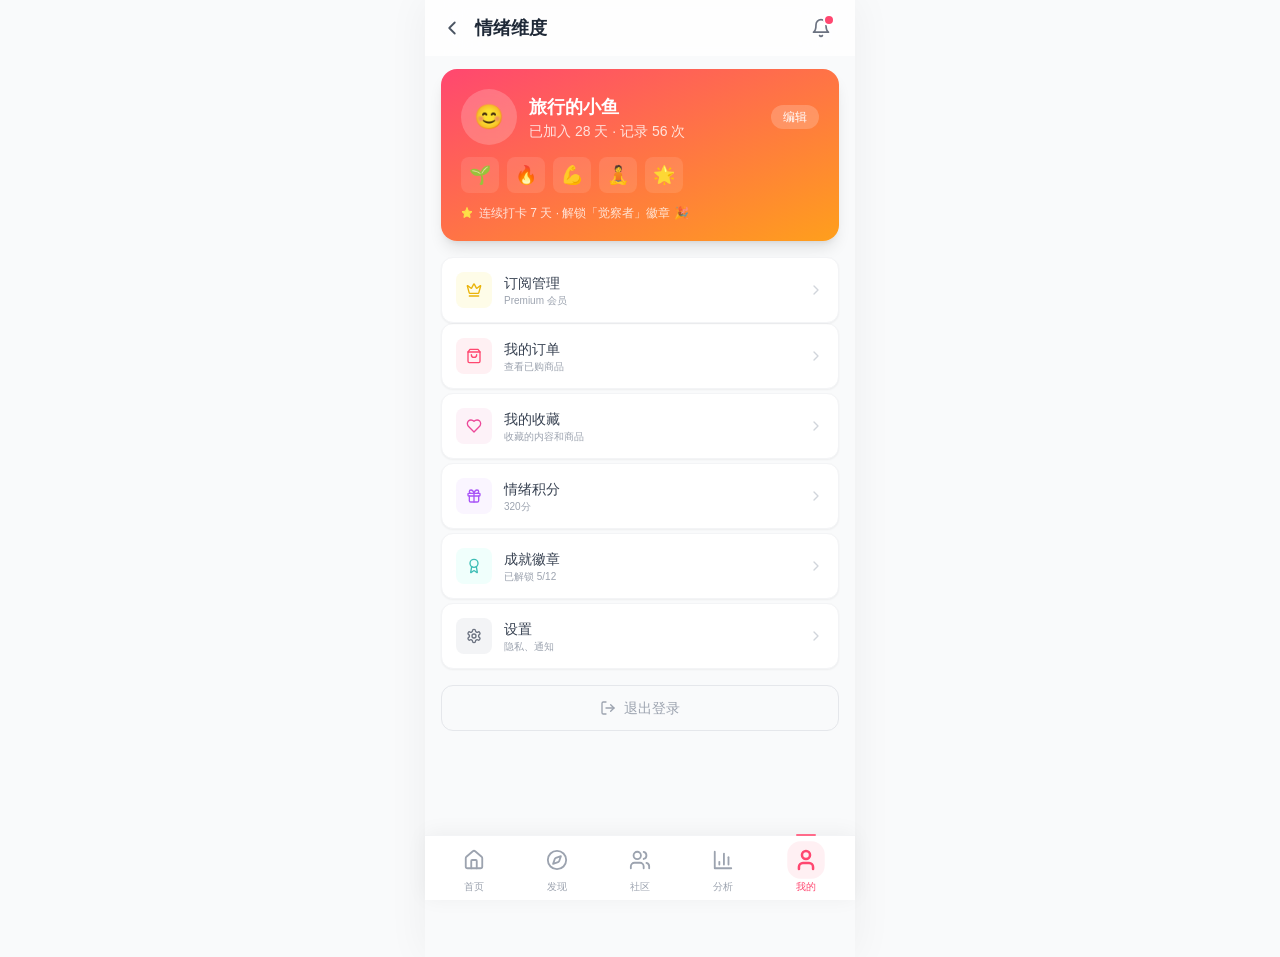
<file: profile/index.html>
<!DOCTYPE html><html lang="zh-CN"><head><meta charSet="utf-8"/><meta name="viewport" content="width=device-width, initial-scale=1, maximum-scale=1, user-scalable=no"/><link rel="stylesheet" href="/_next/static/css/530c09026dc72eee.css" data-precedence="next"/><link rel="preload" as="script" fetchPriority="low" href="/_next/static/chunks/webpack-616e068a201ad621.js"/><script src="/_next/static/chunks/fd9d1056-cf48984c1108c87a.js" async=""></script><script src="/_next/static/chunks/117-c6ee3d5fc4ea1862.js" async=""></script><script src="/_next/static/chunks/main-app-455253f6f125b3e1.js" async=""></script><script src="/_next/static/chunks/648-55c85f69d3e6066d.js" async=""></script><script src="/_next/static/chunks/app/profile/page-be8f64d58ad94290.js" async=""></script><script src="/_next/static/chunks/app/layout-95a6406a67e22220.js" async=""></script><title>MoodU — 你的情绪小伙伴</title><meta name="description" content="记录情绪 · 发现美好 · 遇见自己"/><script src="/_next/static/chunks/polyfills-42372ed130431b0a.js" noModule=""></script></head><body><header class="sticky top-0 z-40 bg-white/80 backdrop-blur-xl border-b border-gray-50"><div class="flex items-center justify-between h-14 px-4"><div class="flex items-center gap-2"><button class="p-1 -ml-1 rounded-lg hover:bg-gray-100 transition-colors"><svg xmlns="http://www.w3.org/2000/svg" width="22" height="22" viewBox="0 0 24 24" fill="none" stroke="currentColor" stroke-width="2" stroke-linecap="round" stroke-linejoin="round" class="lucide lucide-chevron-left text-gray-600"><path d="m15 18-6-6 6-6"></path></svg></button><div><h1 class="font-bold text-lg text-gray-800">情绪维度</h1></div></div><button class="p-2 rounded-full hover:bg-gray-100 transition-colors relative"><svg xmlns="http://www.w3.org/2000/svg" width="20" height="20" viewBox="0 0 24 24" fill="none" stroke="currentColor" stroke-width="2" stroke-linecap="round" stroke-linejoin="round" class="lucide lucide-bell text-gray-500"><path d="M6 8a6 6 0 0 1 12 0c0 7 3 9 3 9H3s3-2 3-9"></path><path d="M10.3 21a1.94 1.94 0 0 0 3.4 0"></path></svg><span class="absolute top-1.5 right-1.5 w-2 h-2 bg-primary-500 rounded-full ring-2 ring-white"></span></button></div></header><main class="pb-20 min-h-screen"><div class="px-4 pt-3"><div class="p-5 rounded-2xl bg-gradient-to-br from-primary-500 to-accent-500 text-white mb-4 shadow-lg"><div class="flex items-center gap-3 mb-3"><div class="w-14 h-14 rounded-full bg-white/20 flex items-center justify-center text-2xl backdrop-blur">😊</div><div class="flex-1"><p class="text-lg font-bold">旅行的小鱼</p><p class="text-sm text-white/80">已加入 28 天 · 记录 56 次</p></div><button class="px-3 py-1 bg-white/20 rounded-full text-xs font-medium backdrop-blur">编辑</button></div><div class="flex gap-2"><span class="text-lg bg-white/10 rounded-lg px-2 py-1">🌱</span><span class="text-lg bg-white/10 rounded-lg px-2 py-1">🔥</span><span class="text-lg bg-white/10 rounded-lg px-2 py-1">💪</span><span class="text-lg bg-white/10 rounded-lg px-2 py-1">🧘</span><span class="text-lg bg-white/10 rounded-lg px-2 py-1">🌟</span></div><div class="mt-3 flex items-center gap-1.5 text-white/80 text-xs"><svg xmlns="http://www.w3.org/2000/svg" width="12" height="12" viewBox="0 0 24 24" fill="currentColor" stroke="currentColor" stroke-width="2" stroke-linecap="round" stroke-linejoin="round" class="lucide lucide-star text-yellow-300"><polygon points="12 2 15.09 8.26 22 9.27 17 14.14 18.18 21.02 12 17.77 5.82 21.02 7 14.14 2 9.27 8.91 8.26 12 2"></polygon></svg><span>连续打卡 7 天 · 解锁「觉察者」徽章 🎉</span></div></div><div class="space-y-1"><button class="w-full"><div class="w-full flex items-center gap-3 p-3.5 bg-white rounded-xl border border-gray-100 shadow-sm active:scale-[0.98] transition-all"><div class="w-9 h-9 rounded-lg flex items-center justify-center text-yellow-500 bg-yellow-50"><svg xmlns="http://www.w3.org/2000/svg" width="16" height="16" viewBox="0 0 24 24" fill="none" stroke="currentColor" stroke-width="2" stroke-linecap="round" stroke-linejoin="round" class="lucide lucide-crown"><path d="M11.562 3.266a.5.5 0 0 1 .876 0L15.39 8.87a1 1 0 0 0 1.516.294L21.183 5.5a.5.5 0 0 1 .798.519l-2.834 10.246a1 1 0 0 1-.956.734H5.81a1 1 0 0 1-.957-.734L2.02 6.02a.5.5 0 0 1 .798-.519l4.276 3.664a1 1 0 0 0 1.516-.294z"></path><path d="M5 21h14"></path></svg></div><div class="flex-1 text-left"><p class="text-sm font-medium text-gray-700">订阅管理</p><p class="text-[10px] text-gray-400">Premium 会员</p></div><svg xmlns="http://www.w3.org/2000/svg" width="16" height="16" viewBox="0 0 24 24" fill="none" stroke="currentColor" stroke-width="2" stroke-linecap="round" stroke-linejoin="round" class="lucide lucide-chevron-right text-gray-300"><path d="m9 18 6-6-6-6"></path></svg></div></button><a href="/orders/"><div class="w-full flex items-center gap-3 p-3.5 bg-white rounded-xl border border-gray-100 shadow-sm active:scale-[0.98] transition-all"><div class="w-9 h-9 rounded-lg flex items-center justify-center text-primary-500 bg-primary-50"><svg xmlns="http://www.w3.org/2000/svg" width="16" height="16" viewBox="0 0 24 24" fill="none" stroke="currentColor" stroke-width="2" stroke-linecap="round" stroke-linejoin="round" class="lucide lucide-shopping-bag"><path d="M6 2 3 6v14a2 2 0 0 0 2 2h14a2 2 0 0 0 2-2V6l-3-4Z"></path><path d="M3 6h18"></path><path d="M16 10a4 4 0 0 1-8 0"></path></svg></div><div class="flex-1 text-left"><p class="text-sm font-medium text-gray-700">我的订单</p><p class="text-[10px] text-gray-400">查看已购商品</p></div><svg xmlns="http://www.w3.org/2000/svg" width="16" height="16" viewBox="0 0 24 24" fill="none" stroke="currentColor" stroke-width="2" stroke-linecap="round" stroke-linejoin="round" class="lucide lucide-chevron-right text-gray-300"><path d="m9 18 6-6-6-6"></path></svg></div></a><button class="w-full"><div class="w-full flex items-center gap-3 p-3.5 bg-white rounded-xl border border-gray-100 shadow-sm active:scale-[0.98] transition-all"><div class="w-9 h-9 rounded-lg flex items-center justify-center text-pink-500 bg-pink-50"><svg xmlns="http://www.w3.org/2000/svg" width="16" height="16" viewBox="0 0 24 24" fill="none" stroke="currentColor" stroke-width="2" stroke-linecap="round" stroke-linejoin="round" class="lucide lucide-heart"><path d="M19 14c1.49-1.46 3-3.21 3-5.5A5.5 5.5 0 0 0 16.5 3c-1.76 0-3 .5-4.5 2-1.5-1.5-2.74-2-4.5-2A5.5 5.5 0 0 0 2 8.5c0 2.3 1.5 4.05 3 5.5l7 7Z"></path></svg></div><div class="flex-1 text-left"><p class="text-sm font-medium text-gray-700">我的收藏</p><p class="text-[10px] text-gray-400">收藏的内容和商品</p></div><svg xmlns="http://www.w3.org/2000/svg" width="16" height="16" viewBox="0 0 24 24" fill="none" stroke="currentColor" stroke-width="2" stroke-linecap="round" stroke-linejoin="round" class="lucide lucide-chevron-right text-gray-300"><path d="m9 18 6-6-6-6"></path></svg></div></button><button class="w-full"><div class="w-full flex items-center gap-3 p-3.5 bg-white rounded-xl border border-gray-100 shadow-sm active:scale-[0.98] transition-all"><div class="w-9 h-9 rounded-lg flex items-center justify-center text-purple-500 bg-purple-50"><svg xmlns="http://www.w3.org/2000/svg" width="16" height="16" viewBox="0 0 24 24" fill="none" stroke="currentColor" stroke-width="2" stroke-linecap="round" stroke-linejoin="round" class="lucide lucide-gift"><rect x="3" y="8" width="18" height="4" rx="1"></rect><path d="M12 8v13"></path><path d="M19 12v7a2 2 0 0 1-2 2H7a2 2 0 0 1-2-2v-7"></path><path d="M7.5 8a2.5 2.5 0 0 1 0-5A4.8 8 0 0 1 12 8a4.8 8 0 0 1 4.5-5 2.5 2.5 0 0 1 0 5"></path></svg></div><div class="flex-1 text-left"><p class="text-sm font-medium text-gray-700">情绪积分</p><p class="text-[10px] text-gray-400">320分</p></div><svg xmlns="http://www.w3.org/2000/svg" width="16" height="16" viewBox="0 0 24 24" fill="none" stroke="currentColor" stroke-width="2" stroke-linecap="round" stroke-linejoin="round" class="lucide lucide-chevron-right text-gray-300"><path d="m9 18 6-6-6-6"></path></svg></div></button><button class="w-full"><div class="w-full flex items-center gap-3 p-3.5 bg-white rounded-xl border border-gray-100 shadow-sm active:scale-[0.98] transition-all"><div class="w-9 h-9 rounded-lg flex items-center justify-center text-calm-500 bg-calm-50"><svg xmlns="http://www.w3.org/2000/svg" width="16" height="16" viewBox="0 0 24 24" fill="none" stroke="currentColor" stroke-width="2" stroke-linecap="round" stroke-linejoin="round" class="lucide lucide-award"><path d="m15.477 12.89 1.515 8.526a.5.5 0 0 1-.81.47l-3.58-2.687a1 1 0 0 0-1.197 0l-3.586 2.686a.5.5 0 0 1-.81-.469l1.514-8.526"></path><circle cx="12" cy="8" r="6"></circle></svg></div><div class="flex-1 text-left"><p class="text-sm font-medium text-gray-700">成就徽章</p><p class="text-[10px] text-gray-400">已解锁 5/12</p></div><svg xmlns="http://www.w3.org/2000/svg" width="16" height="16" viewBox="0 0 24 24" fill="none" stroke="currentColor" stroke-width="2" stroke-linecap="round" stroke-linejoin="round" class="lucide lucide-chevron-right text-gray-300"><path d="m9 18 6-6-6-6"></path></svg></div></button><button class="w-full"><div class="w-full flex items-center gap-3 p-3.5 bg-white rounded-xl border border-gray-100 shadow-sm active:scale-[0.98] transition-all"><div class="w-9 h-9 rounded-lg flex items-center justify-center text-gray-500 bg-gray-100"><svg xmlns="http://www.w3.org/2000/svg" width="16" height="16" viewBox="0 0 24 24" fill="none" stroke="currentColor" stroke-width="2" stroke-linecap="round" stroke-linejoin="round" class="lucide lucide-settings"><path d="M12.22 2h-.44a2 2 0 0 0-2 2v.18a2 2 0 0 1-1 1.73l-.43.25a2 2 0 0 1-2 0l-.15-.08a2 2 0 0 0-2.73.73l-.22.38a2 2 0 0 0 .73 2.73l.15.1a2 2 0 0 1 1 1.72v.51a2 2 0 0 1-1 1.74l-.15.09a2 2 0 0 0-.73 2.73l.22.38a2 2 0 0 0 2.73.73l.15-.08a2 2 0 0 1 2 0l.43.25a2 2 0 0 1 1 1.73V20a2 2 0 0 0 2 2h.44a2 2 0 0 0 2-2v-.18a2 2 0 0 1 1-1.73l.43-.25a2 2 0 0 1 2 0l.15.08a2 2 0 0 0 2.73-.73l.22-.39a2 2 0 0 0-.73-2.73l-.15-.08a2 2 0 0 1-1-1.74v-.5a2 2 0 0 1 1-1.74l.15-.09a2 2 0 0 0 .73-2.73l-.22-.38a2 2 0 0 0-2.73-.73l-.15.08a2 2 0 0 1-2 0l-.43-.25a2 2 0 0 1-1-1.73V4a2 2 0 0 0-2-2z"></path><circle cx="12" cy="12" r="3"></circle></svg></div><div class="flex-1 text-left"><p class="text-sm font-medium text-gray-700">设置</p><p class="text-[10px] text-gray-400">隐私、通知</p></div><svg xmlns="http://www.w3.org/2000/svg" width="16" height="16" viewBox="0 0 24 24" fill="none" stroke="currentColor" stroke-width="2" stroke-linecap="round" stroke-linejoin="round" class="lucide lucide-chevron-right text-gray-300"><path d="m9 18 6-6-6-6"></path></svg></div></button></div><button class="w-full mt-4 flex items-center justify-center gap-2 p-3 rounded-xl border border-gray-200 text-gray-400 text-sm active:scale-[0.98] transition-all"><svg xmlns="http://www.w3.org/2000/svg" width="16" height="16" viewBox="0 0 24 24" fill="none" stroke="currentColor" stroke-width="2" stroke-linecap="round" stroke-linejoin="round" class="lucide lucide-log-out"><path d="M9 21H5a2 2 0 0 1-2-2V5a2 2 0 0 1 2-2h4"></path><polyline points="16 17 21 12 16 7"></polyline><line x1="21" x2="9" y1="12" y2="12"></line></svg>退出登录</button><div class="h-6"></div></div></main><nav class="fixed bottom-0 left-1/2 -translate-x-1/2 w-full max-w-[430px] bg-white/90 backdrop-blur-lg border-t border-gray-100 px-2 pb-[var(--safe-bottom)] z-50" style="box-shadow:0 -2px 20px rgba(0,0,0,0.05)"><div class="flex items-center justify-around h-16"><a class="flex flex-col items-center justify-center gap-0.5 w-16 h-full transition-all duration-200 relative" href="/home/"><div class="p-1.5 rounded-xl transition-all duration-300 "><svg xmlns="http://www.w3.org/2000/svg" width="22" height="22" viewBox="0 0 24 24" fill="none" stroke="currentColor" stroke-width="2" stroke-linecap="round" stroke-linejoin="round" class="lucide lucide-house transition-colors duration-300 text-gray-400"><path d="M15 21v-8a1 1 0 0 0-1-1h-4a1 1 0 0 0-1 1v8"></path><path d="M3 10a2 2 0 0 1 .709-1.528l7-5.999a2 2 0 0 1 2.582 0l7 5.999A2 2 0 0 1 21 10v9a2 2 0 0 1-2 2H5a2 2 0 0 1-2-2z"></path></svg></div><span class="text-[10px] font-medium transition-colors duration-300 text-gray-400">首页</span></a><a class="flex flex-col items-center justify-center gap-0.5 w-16 h-full transition-all duration-200 relative" href="/discover/"><div class="p-1.5 rounded-xl transition-all duration-300 "><svg xmlns="http://www.w3.org/2000/svg" width="22" height="22" viewBox="0 0 24 24" fill="none" stroke="currentColor" stroke-width="2" stroke-linecap="round" stroke-linejoin="round" class="lucide lucide-compass transition-colors duration-300 text-gray-400"><path d="m16.24 7.76-1.804 5.411a2 2 0 0 1-1.265 1.265L7.76 16.24l1.804-5.411a2 2 0 0 1 1.265-1.265z"></path><circle cx="12" cy="12" r="10"></circle></svg></div><span class="text-[10px] font-medium transition-colors duration-300 text-gray-400">发现</span></a><a class="flex flex-col items-center justify-center gap-0.5 w-16 h-full transition-all duration-200 relative" href="/community/"><div class="p-1.5 rounded-xl transition-all duration-300 "><svg xmlns="http://www.w3.org/2000/svg" width="22" height="22" viewBox="0 0 24 24" fill="none" stroke="currentColor" stroke-width="2" stroke-linecap="round" stroke-linejoin="round" class="lucide lucide-users transition-colors duration-300 text-gray-400"><path d="M16 21v-2a4 4 0 0 0-4-4H6a4 4 0 0 0-4 4v2"></path><circle cx="9" cy="7" r="4"></circle><path d="M22 21v-2a4 4 0 0 0-3-3.87"></path><path d="M16 3.13a4 4 0 0 1 0 7.75"></path></svg></div><span class="text-[10px] font-medium transition-colors duration-300 text-gray-400">社区</span></a><a class="flex flex-col items-center justify-center gap-0.5 w-16 h-full transition-all duration-200 relative" href="/analysis/"><div class="p-1.5 rounded-xl transition-all duration-300 "><svg xmlns="http://www.w3.org/2000/svg" width="22" height="22" viewBox="0 0 24 24" fill="none" stroke="currentColor" stroke-width="2" stroke-linecap="round" stroke-linejoin="round" class="lucide lucide-bar-chart3 transition-colors duration-300 text-gray-400"><path d="M3 3v18h18"></path><path d="M18 17V9"></path><path d="M13 17V5"></path><path d="M8 17v-3"></path></svg></div><span class="text-[10px] font-medium transition-colors duration-300 text-gray-400">分析</span></a><a class="flex flex-col items-center justify-center gap-0.5 w-16 h-full transition-all duration-200 relative" href="/profile/"><div class="p-1.5 rounded-xl transition-all duration-300 bg-primary-50 scale-110"><svg xmlns="http://www.w3.org/2000/svg" width="22" height="22" viewBox="0 0 24 24" fill="none" stroke="currentColor" stroke-width="2.5" stroke-linecap="round" stroke-linejoin="round" class="lucide lucide-user transition-colors duration-300 text-primary-500"><path d="M19 21v-2a4 4 0 0 0-4-4H9a4 4 0 0 0-4 4v2"></path><circle cx="12" cy="7" r="4"></circle></svg></div><span class="text-[10px] font-medium transition-colors duration-300 text-primary-500">我的</span><span class="absolute -top-0.5 w-5 h-0.5 bg-primary-400 rounded-full"></span></a></div></nav><script src="/_next/static/chunks/webpack-616e068a201ad621.js" async=""></script><script>(self.__next_f=self.__next_f||[]).push([0]);self.__next_f.push([2,null])</script><script>self.__next_f.push([1,"1:HL[\"/_next/static/css/530c09026dc72eee.css\",\"style\"]\n"])</script><script>self.__next_f.push([1,"2:I[2846,[],\"\"]\n4:I[9107,[],\"ClientPageRoot\"]\n5:I[5335,[\"648\",\"static/chunks/648-55c85f69d3e6066d.js\",\"178\",\"static/chunks/app/profile/page-be8f64d58ad94290.js\"],\"default\",1]\n6:I[4707,[],\"\"]\n7:I[6423,[],\"\"]\n8:I[8214,[\"648\",\"static/chunks/648-55c85f69d3e6066d.js\",\"185\",\"static/chunks/app/layout-95a6406a67e22220.js\"],\"default\"]\n9:I[8100,[\"648\",\"static/chunks/648-55c85f69d3e6066d.js\",\"185\",\"static/chunks/app/layout-95a6406a67e22220.js\"],\"default\"]\nb:I[1060,[],\"\"]\nc:[]\n"])</script><script>self.__next_f.push([1,"0:[\"$\",\"$L2\",null,{\"buildId\":\"p_pdG3ond6QcdomfjUt_g\",\"assetPrefix\":\"\",\"urlParts\":[\"\",\"profile\",\"\"],\"initialTree\":[\"\",{\"children\":[\"profile\",{\"children\":[\"__PAGE__\",{}]}]},\"$undefined\",\"$undefined\",true],\"initialSeedData\":[\"\",{\"children\":[\"profile\",{\"children\":[\"__PAGE__\",{},[[\"$L3\",[\"$\",\"$L4\",null,{\"props\":{\"params\":{},\"searchParams\":{}},\"Component\":\"$5\"}],null],null],null]},[null,[\"$\",\"$L6\",null,{\"parallelRouterKey\":\"children\",\"segmentPath\":[\"children\",\"profile\",\"children\"],\"error\":\"$undefined\",\"errorStyles\":\"$undefined\",\"errorScripts\":\"$undefined\",\"template\":[\"$\",\"$L7\",null,{}],\"templateStyles\":\"$undefined\",\"templateScripts\":\"$undefined\",\"notFound\":\"$undefined\",\"notFoundStyles\":\"$undefined\"}]],null]},[[[[\"$\",\"link\",\"0\",{\"rel\":\"stylesheet\",\"href\":\"/_next/static/css/530c09026dc72eee.css\",\"precedence\":\"next\",\"crossOrigin\":\"$undefined\"}]],[\"$\",\"html\",null,{\"lang\":\"zh-CN\",\"children\":[\"$\",\"body\",null,{\"children\":[[\"$\",\"$L8\",null,{}],[\"$\",\"main\",null,{\"className\":\"pb-20 min-h-screen\",\"children\":[\"$\",\"$L6\",null,{\"parallelRouterKey\":\"children\",\"segmentPath\":[\"children\"],\"error\":\"$undefined\",\"errorStyles\":\"$undefined\",\"errorScripts\":\"$undefined\",\"template\":[\"$\",\"$L7\",null,{}],\"templateStyles\":\"$undefined\",\"templateScripts\":\"$undefined\",\"notFound\":[[\"$\",\"title\",null,{\"children\":\"404: This page could not be found.\"}],[\"$\",\"div\",null,{\"style\":{\"fontFamily\":\"system-ui,\\\"Segoe UI\\\",Roboto,Helvetica,Arial,sans-serif,\\\"Apple Color Emoji\\\",\\\"Segoe UI Emoji\\\"\",\"height\":\"100vh\",\"textAlign\":\"center\",\"display\":\"flex\",\"flexDirection\":\"column\",\"alignItems\":\"center\",\"justifyContent\":\"center\"},\"children\":[\"$\",\"div\",null,{\"children\":[[\"$\",\"style\",null,{\"dangerouslySetInnerHTML\":{\"__html\":\"body{color:#000;background:#fff;margin:0}.next-error-h1{border-right:1px solid rgba(0,0,0,.3)}@media (prefers-color-scheme:dark){body{color:#fff;background:#000}.next-error-h1{border-right:1px solid rgba(255,255,255,.3)}}\"}}],[\"$\",\"h1\",null,{\"className\":\"next-error-h1\",\"style\":{\"display\":\"inline-block\",\"margin\":\"0 20px 0 0\",\"padding\":\"0 23px 0 0\",\"fontSize\":24,\"fontWeight\":500,\"verticalAlign\":\"top\",\"lineHeight\":\"49px\"},\"children\":\"404\"}],[\"$\",\"div\",null,{\"style\":{\"display\":\"inline-block\"},\"children\":[\"$\",\"h2\",null,{\"style\":{\"fontSize\":14,\"fontWeight\":400,\"lineHeight\":\"49px\",\"margin\":0},\"children\":\"This page could not be found.\"}]}]]}]}]],\"notFoundStyles\":[]}]}],[\"$\",\"$L9\",null,{}]]}]}]],null],null],\"couldBeIntercepted\":false,\"initialHead\":[null,\"$La\"],\"globalErrorComponent\":\"$b\",\"missingSlots\":\"$Wc\"}]\n"])</script><script>self.__next_f.push([1,"a:[[\"$\",\"meta\",\"0\",{\"name\":\"viewport\",\"content\":\"width=device-width, initial-scale=1, maximum-scale=1, user-scalable=no\"}],[\"$\",\"meta\",\"1\",{\"charSet\":\"utf-8\"}],[\"$\",\"title\",\"2\",{\"children\":\"MoodU — 你的情绪小伙伴\"}],[\"$\",\"meta\",\"3\",{\"name\":\"description\",\"content\":\"记录情绪 · 发现美好 · 遇见自己\"}]]\n3:null\n"])</script></body></html>
</file>
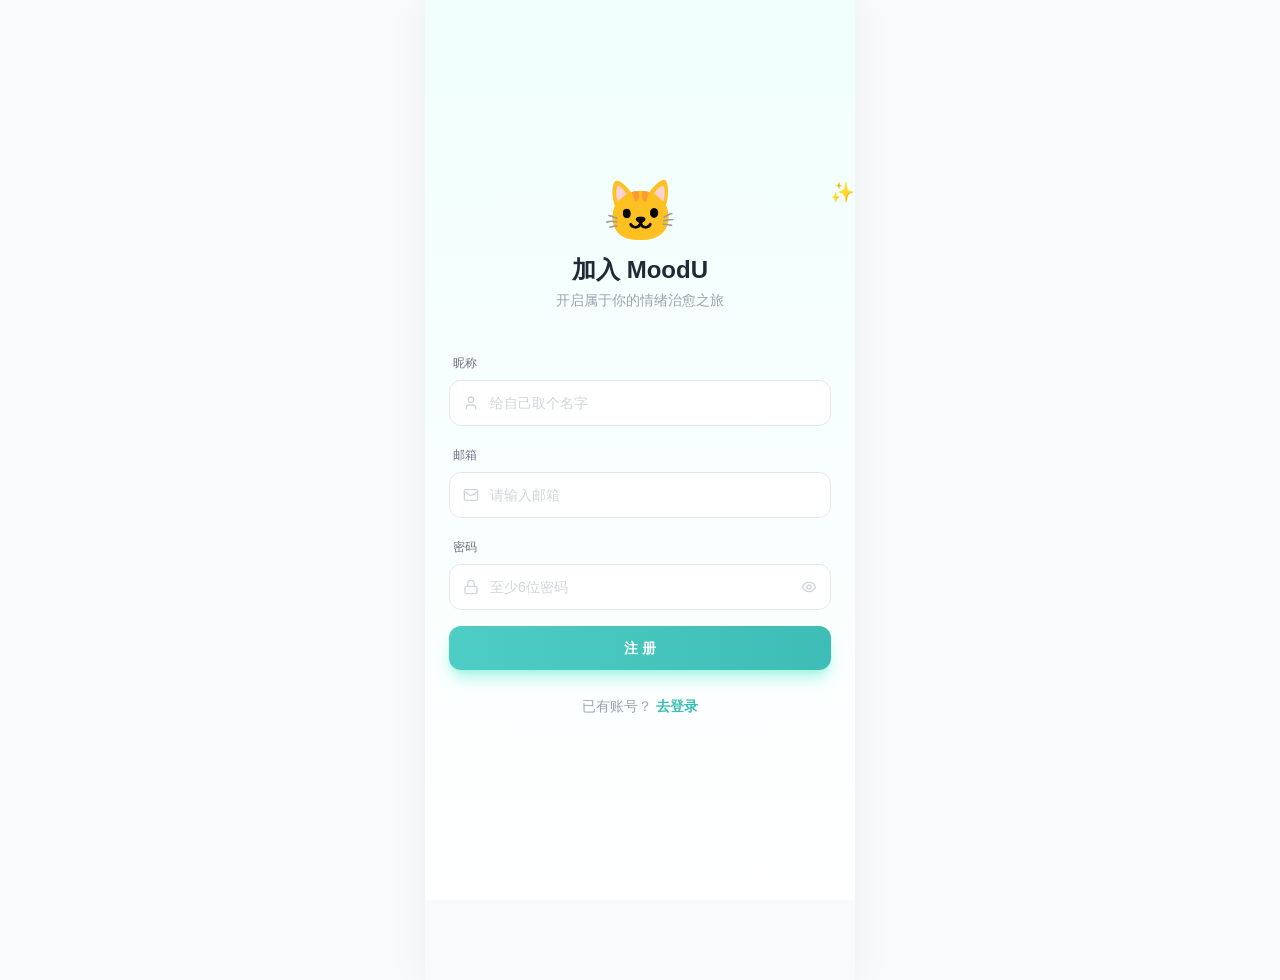
<file: register/index.html>
<!DOCTYPE html><html lang="zh-CN"><head><meta charSet="utf-8"/><meta name="viewport" content="width=device-width, initial-scale=1, maximum-scale=1, user-scalable=no"/><link rel="stylesheet" href="/_next/static/css/530c09026dc72eee.css" data-precedence="next"/><link rel="preload" as="script" fetchPriority="low" href="/_next/static/chunks/webpack-616e068a201ad621.js"/><script src="/_next/static/chunks/fd9d1056-cf48984c1108c87a.js" async=""></script><script src="/_next/static/chunks/117-c6ee3d5fc4ea1862.js" async=""></script><script src="/_next/static/chunks/main-app-455253f6f125b3e1.js" async=""></script><script src="/_next/static/chunks/648-55c85f69d3e6066d.js" async=""></script><script src="/_next/static/chunks/app/register/page-91320276e85bb502.js" async=""></script><script src="/_next/static/chunks/app/layout-95a6406a67e22220.js" async=""></script><title>MoodU — 你的情绪小伙伴</title><meta name="description" content="记录情绪 · 发现美好 · 遇见自己"/><script src="/_next/static/chunks/polyfills-42372ed130431b0a.js" noModule=""></script></head><body><main class="pb-20 min-h-screen"><div class="min-h-screen bg-gradient-to-b from-calm-50 to-white px-6 flex flex-col justify-center"><div class="text-center mb-10"><div class="text-6xl mb-3 relative">🐱<span class="absolute -top-1 -right-6 text-xl animate-gentle-bounce">✨</span></div><h1 class="text-2xl font-bold text-gray-800">加入 MoodU</h1><p class="text-sm text-gray-400 mt-1">开启属于你的情绪治愈之旅</p></div><form class="space-y-4"><div class="space-y-1.5"><label class="text-xs font-medium text-gray-500 ml-1">昵称</label><div class="relative"><svg xmlns="http://www.w3.org/2000/svg" width="16" height="16" viewBox="0 0 24 24" fill="none" stroke="currentColor" stroke-width="2" stroke-linecap="round" stroke-linejoin="round" class="lucide lucide-user absolute left-3.5 top-1/2 -translate-y-1/2 text-gray-300"><path d="M19 21v-2a4 4 0 0 0-4-4H9a4 4 0 0 0-4 4v2"></path><circle cx="12" cy="7" r="4"></circle></svg><input type="text" placeholder="给自己取个名字" class="w-full pl-10 pr-4 py-3 rounded-xl bg-white border border-gray-200 text-sm placeholder:text-gray-300 focus:outline-none focus:ring-2 focus:ring-calm-300 transition-all" value=""/></div></div><div class="space-y-1.5"><label class="text-xs font-medium text-gray-500 ml-1">邮箱</label><div class="relative"><svg xmlns="http://www.w3.org/2000/svg" width="16" height="16" viewBox="0 0 24 24" fill="none" stroke="currentColor" stroke-width="2" stroke-linecap="round" stroke-linejoin="round" class="lucide lucide-mail absolute left-3.5 top-1/2 -translate-y-1/2 text-gray-300"><rect width="20" height="16" x="2" y="4" rx="2"></rect><path d="m22 7-8.97 5.7a1.94 1.94 0 0 1-2.06 0L2 7"></path></svg><input type="email" placeholder="请输入邮箱" class="w-full pl-10 pr-4 py-3 rounded-xl bg-white border border-gray-200 text-sm placeholder:text-gray-300 focus:outline-none focus:ring-2 focus:ring-calm-300 transition-all" value=""/></div></div><div class="space-y-1.5"><label class="text-xs font-medium text-gray-500 ml-1">密码</label><div class="relative"><svg xmlns="http://www.w3.org/2000/svg" width="16" height="16" viewBox="0 0 24 24" fill="none" stroke="currentColor" stroke-width="2" stroke-linecap="round" stroke-linejoin="round" class="lucide lucide-lock absolute left-3.5 top-1/2 -translate-y-1/2 text-gray-300"><rect width="18" height="11" x="3" y="11" rx="2" ry="2"></rect><path d="M7 11V7a5 5 0 0 1 10 0v4"></path></svg><input type="password" placeholder="至少6位密码" class="w-full pl-10 pr-10 py-3 rounded-xl bg-white border border-gray-200 text-sm placeholder:text-gray-300 focus:outline-none focus:ring-2 focus:ring-calm-300 transition-all" value=""/><button type="button" class="absolute right-3.5 top-1/2 -translate-y-1/2 text-gray-300"><svg xmlns="http://www.w3.org/2000/svg" width="16" height="16" viewBox="0 0 24 24" fill="none" stroke="currentColor" stroke-width="2" stroke-linecap="round" stroke-linejoin="round" class="lucide lucide-eye"><path d="M2 12s3-7 10-7 10 7 10 7-3 7-10 7-10-7-10-7Z"></path><circle cx="12" cy="12" r="3"></circle></svg></button></div></div><button type="submit" class="w-full py-3 rounded-xl bg-gradient-to-r from-calm-400 to-calm-500 text-white font-semibold text-sm shadow-lg shadow-calm-200 hover:shadow-xl active:scale-[0.98] transition-all">注 册</button></form><div class="text-center mt-6"><span class="text-sm text-gray-400">已有账号？</span><a class="text-sm font-semibold text-calm-500 ml-1" href="/login/">去登录</a></div></div></main><script src="/_next/static/chunks/webpack-616e068a201ad621.js" async=""></script><script>(self.__next_f=self.__next_f||[]).push([0]);self.__next_f.push([2,null])</script><script>self.__next_f.push([1,"1:HL[\"/_next/static/css/530c09026dc72eee.css\",\"style\"]\n"])</script><script>self.__next_f.push([1,"2:I[2846,[],\"\"]\n4:I[9107,[],\"ClientPageRoot\"]\n5:I[564,[\"648\",\"static/chunks/648-55c85f69d3e6066d.js\",\"11\",\"static/chunks/app/register/page-91320276e85bb502.js\"],\"default\",1]\n6:I[4707,[],\"\"]\n7:I[6423,[],\"\"]\n8:I[8214,[\"648\",\"static/chunks/648-55c85f69d3e6066d.js\",\"185\",\"static/chunks/app/layout-95a6406a67e22220.js\"],\"default\"]\n9:I[8100,[\"648\",\"static/chunks/648-55c85f69d3e6066d.js\",\"185\",\"static/chunks/app/layout-95a6406a67e22220.js\"],\"default\"]\nb:I[1060,[],\"\"]\nc:[]\n"])</script><script>self.__next_f.push([1,"0:[\"$\",\"$L2\",null,{\"buildId\":\"p_pdG3ond6QcdomfjUt_g\",\"assetPrefix\":\"\",\"urlParts\":[\"\",\"register\",\"\"],\"initialTree\":[\"\",{\"children\":[\"register\",{\"children\":[\"__PAGE__\",{}]}]},\"$undefined\",\"$undefined\",true],\"initialSeedData\":[\"\",{\"children\":[\"register\",{\"children\":[\"__PAGE__\",{},[[\"$L3\",[\"$\",\"$L4\",null,{\"props\":{\"params\":{},\"searchParams\":{}},\"Component\":\"$5\"}],null],null],null]},[null,[\"$\",\"$L6\",null,{\"parallelRouterKey\":\"children\",\"segmentPath\":[\"children\",\"register\",\"children\"],\"error\":\"$undefined\",\"errorStyles\":\"$undefined\",\"errorScripts\":\"$undefined\",\"template\":[\"$\",\"$L7\",null,{}],\"templateStyles\":\"$undefined\",\"templateScripts\":\"$undefined\",\"notFound\":\"$undefined\",\"notFoundStyles\":\"$undefined\"}]],null]},[[[[\"$\",\"link\",\"0\",{\"rel\":\"stylesheet\",\"href\":\"/_next/static/css/530c09026dc72eee.css\",\"precedence\":\"next\",\"crossOrigin\":\"$undefined\"}]],[\"$\",\"html\",null,{\"lang\":\"zh-CN\",\"children\":[\"$\",\"body\",null,{\"children\":[[\"$\",\"$L8\",null,{}],[\"$\",\"main\",null,{\"className\":\"pb-20 min-h-screen\",\"children\":[\"$\",\"$L6\",null,{\"parallelRouterKey\":\"children\",\"segmentPath\":[\"children\"],\"error\":\"$undefined\",\"errorStyles\":\"$undefined\",\"errorScripts\":\"$undefined\",\"template\":[\"$\",\"$L7\",null,{}],\"templateStyles\":\"$undefined\",\"templateScripts\":\"$undefined\",\"notFound\":[[\"$\",\"title\",null,{\"children\":\"404: This page could not be found.\"}],[\"$\",\"div\",null,{\"style\":{\"fontFamily\":\"system-ui,\\\"Segoe UI\\\",Roboto,Helvetica,Arial,sans-serif,\\\"Apple Color Emoji\\\",\\\"Segoe UI Emoji\\\"\",\"height\":\"100vh\",\"textAlign\":\"center\",\"display\":\"flex\",\"flexDirection\":\"column\",\"alignItems\":\"center\",\"justifyContent\":\"center\"},\"children\":[\"$\",\"div\",null,{\"children\":[[\"$\",\"style\",null,{\"dangerouslySetInnerHTML\":{\"__html\":\"body{color:#000;background:#fff;margin:0}.next-error-h1{border-right:1px solid rgba(0,0,0,.3)}@media (prefers-color-scheme:dark){body{color:#fff;background:#000}.next-error-h1{border-right:1px solid rgba(255,255,255,.3)}}\"}}],[\"$\",\"h1\",null,{\"className\":\"next-error-h1\",\"style\":{\"display\":\"inline-block\",\"margin\":\"0 20px 0 0\",\"padding\":\"0 23px 0 0\",\"fontSize\":24,\"fontWeight\":500,\"verticalAlign\":\"top\",\"lineHeight\":\"49px\"},\"children\":\"404\"}],[\"$\",\"div\",null,{\"style\":{\"display\":\"inline-block\"},\"children\":[\"$\",\"h2\",null,{\"style\":{\"fontSize\":14,\"fontWeight\":400,\"lineHeight\":\"49px\",\"margin\":0},\"children\":\"This page could not be found.\"}]}]]}]}]],\"notFoundStyles\":[]}]}],[\"$\",\"$L9\",null,{}]]}]}]],null],null],\"couldBeIntercepted\":false,\"initialHead\":[null,\"$La\"],\"globalErrorComponent\":\"$b\",\"missingSlots\":\"$Wc\"}]\n"])</script><script>self.__next_f.push([1,"a:[[\"$\",\"meta\",\"0\",{\"name\":\"viewport\",\"content\":\"width=device-width, initial-scale=1, maximum-scale=1, user-scalable=no\"}],[\"$\",\"meta\",\"1\",{\"charSet\":\"utf-8\"}],[\"$\",\"title\",\"2\",{\"children\":\"MoodU — 你的情绪小伙伴\"}],[\"$\",\"meta\",\"3\",{\"name\":\"description\",\"content\":\"记录情绪 · 发现美好 · 遇见自己\"}]]\n3:null\n"])</script></body></html>
</file>
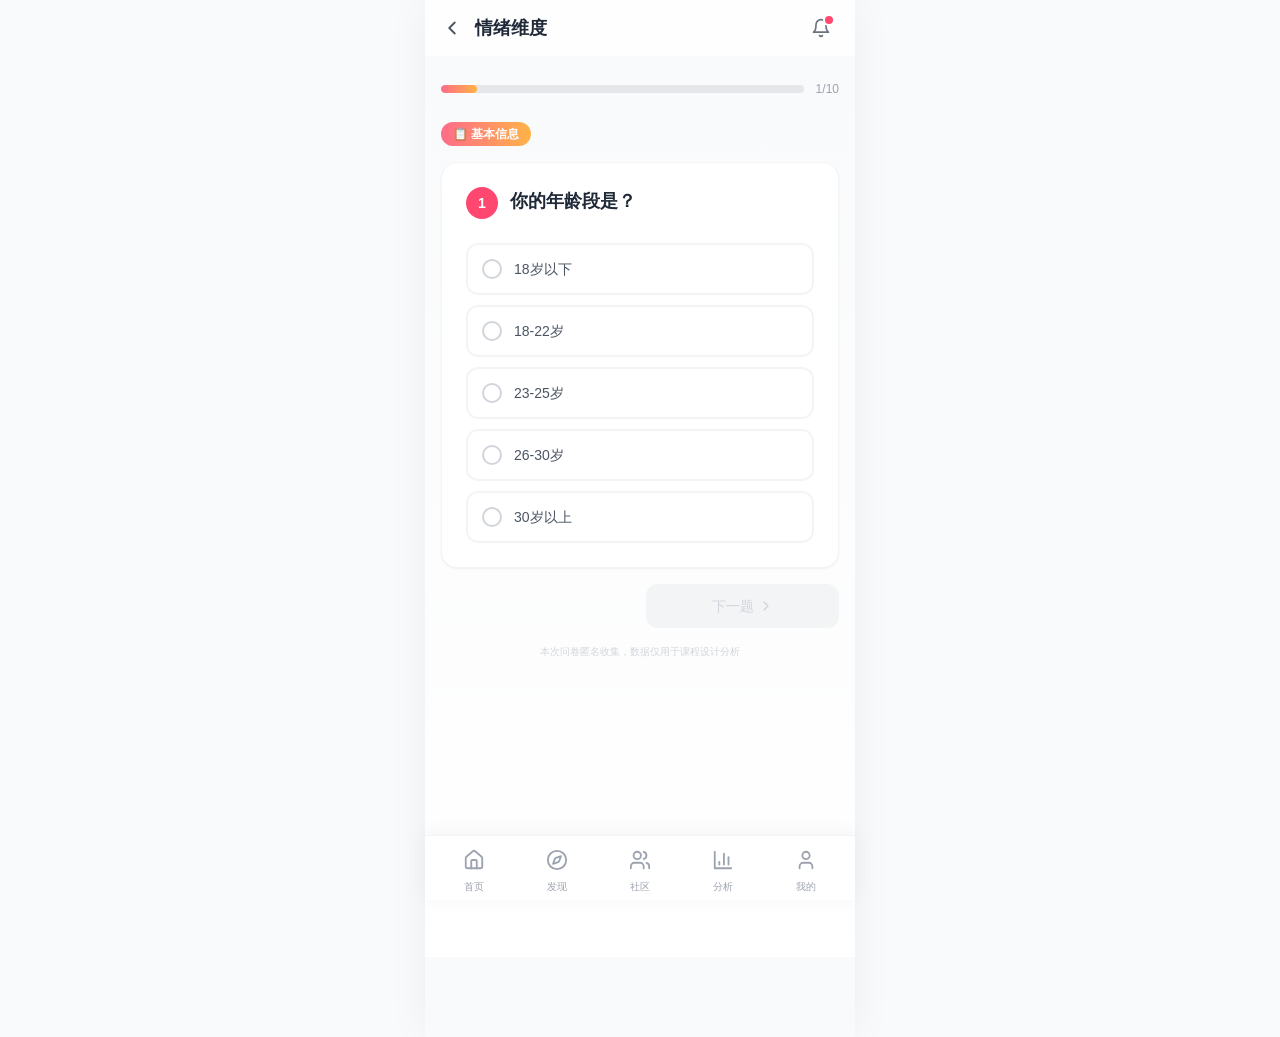
<file: survey/index.html>
<!DOCTYPE html><html lang="zh-CN"><head><meta charSet="utf-8"/><meta name="viewport" content="width=device-width, initial-scale=1, maximum-scale=1, user-scalable=no"/><link rel="stylesheet" href="/_next/static/css/530c09026dc72eee.css" data-precedence="next"/><link rel="preload" as="script" fetchPriority="low" href="/_next/static/chunks/webpack-616e068a201ad621.js"/><script src="/_next/static/chunks/fd9d1056-cf48984c1108c87a.js" async=""></script><script src="/_next/static/chunks/117-c6ee3d5fc4ea1862.js" async=""></script><script src="/_next/static/chunks/main-app-455253f6f125b3e1.js" async=""></script><script src="/_next/static/chunks/app/survey/page-68954416be2eb1a4.js" async=""></script><script src="/_next/static/chunks/648-55c85f69d3e6066d.js" async=""></script><script src="/_next/static/chunks/app/layout-95a6406a67e22220.js" async=""></script><title>MoodU — 你的情绪小伙伴</title><meta name="description" content="记录情绪 · 发现美好 · 遇见自己"/><script src="/_next/static/chunks/polyfills-42372ed130431b0a.js" noModule=""></script></head><body><header class="sticky top-0 z-40 bg-white/80 backdrop-blur-xl border-b border-gray-50"><div class="flex items-center justify-between h-14 px-4"><div class="flex items-center gap-2"><button class="p-1 -ml-1 rounded-lg hover:bg-gray-100 transition-colors"><svg xmlns="http://www.w3.org/2000/svg" width="22" height="22" viewBox="0 0 24 24" fill="none" stroke="currentColor" stroke-width="2" stroke-linecap="round" stroke-linejoin="round" class="lucide lucide-chevron-left text-gray-600"><path d="m15 18-6-6 6-6"></path></svg></button><div><h1 class="font-bold text-lg text-gray-800">情绪维度</h1></div></div><button class="p-2 rounded-full hover:bg-gray-100 transition-colors relative"><svg xmlns="http://www.w3.org/2000/svg" width="20" height="20" viewBox="0 0 24 24" fill="none" stroke="currentColor" stroke-width="2" stroke-linecap="round" stroke-linejoin="round" class="lucide lucide-bell text-gray-500"><path d="M6 8a6 6 0 0 1 12 0c0 7 3 9 3 9H3s3-2 3-9"></path><path d="M10.3 21a1.94 1.94 0 0 0 3.4 0"></path></svg><span class="absolute top-1.5 right-1.5 w-2 h-2 bg-primary-500 rounded-full ring-2 ring-white"></span></button></div></header><main class="pb-20 min-h-screen"><div class="min-h-screen bg-gradient-to-b from-gray-50 to-white px-4 py-6"><div class="flex items-center gap-3 mb-6"><div class="flex-1 h-2 bg-gray-200 rounded-full overflow-hidden"><div class="h-full bg-gradient-to-r from-primary-400 to-accent-400 rounded-full transition-all duration-500" style="width:10%"></div></div><span class="text-xs text-gray-400 font-medium shrink-0">1<!-- -->/<!-- -->10</span></div><div class="mb-4 animate-fade-up"><span class="inline-flex items-center gap-1.5 px-3 py-1 rounded-full text-xs font-semibold text-white bg-gradient-to-r from-primary-400 to-accent-400">📋<!-- --> <!-- -->基本信息</span></div><div class="bg-white rounded-2xl border border-gray-100 shadow-sm p-6 mb-4 animate-fade-up" style="animation-delay:0.1s"><div class="flex items-start gap-3 mb-6"><span class="w-8 h-8 rounded-full bg-primary-500 text-white text-sm font-bold flex items-center justify-center shrink-0">1</span><div><h2 class="text-lg font-bold text-gray-800">你的年龄段是？</h2></div></div><div class="space-y-2.5"><button class="w-full flex items-center gap-3 p-3.5 rounded-xl border-2 transition-all duration-200
                  border-gray-100 bg-white hover:border-gray-200 active:scale-[0.99]"><div class="w-5 h-5 border-2 flex items-center justify-center shrink-0 transition-all
                  rounded-full
                  border-gray-300"></div><span class="text-sm text-gray-600">18岁以下</span></button><button class="w-full flex items-center gap-3 p-3.5 rounded-xl border-2 transition-all duration-200
                  border-gray-100 bg-white hover:border-gray-200 active:scale-[0.99]"><div class="w-5 h-5 border-2 flex items-center justify-center shrink-0 transition-all
                  rounded-full
                  border-gray-300"></div><span class="text-sm text-gray-600">18-22岁</span></button><button class="w-full flex items-center gap-3 p-3.5 rounded-xl border-2 transition-all duration-200
                  border-gray-100 bg-white hover:border-gray-200 active:scale-[0.99]"><div class="w-5 h-5 border-2 flex items-center justify-center shrink-0 transition-all
                  rounded-full
                  border-gray-300"></div><span class="text-sm text-gray-600">23-25岁</span></button><button class="w-full flex items-center gap-3 p-3.5 rounded-xl border-2 transition-all duration-200
                  border-gray-100 bg-white hover:border-gray-200 active:scale-[0.99]"><div class="w-5 h-5 border-2 flex items-center justify-center shrink-0 transition-all
                  rounded-full
                  border-gray-300"></div><span class="text-sm text-gray-600">26-30岁</span></button><button class="w-full flex items-center gap-3 p-3.5 rounded-xl border-2 transition-all duration-200
                  border-gray-100 bg-white hover:border-gray-200 active:scale-[0.99]"><div class="w-5 h-5 border-2 flex items-center justify-center shrink-0 transition-all
                  rounded-full
                  border-gray-300"></div><span class="text-sm text-gray-600">30岁以上</span></button></div></div><div class="flex items-center gap-3"><div class="flex-1"></div><button disabled="" class="flex-1 py-3 rounded-xl text-sm font-medium transition-all flex items-center justify-center gap-1
              bg-gray-100 text-gray-300 cursor-not-allowed">下一题 <svg xmlns="http://www.w3.org/2000/svg" width="16" height="16" viewBox="0 0 24 24" fill="none" stroke="currentColor" stroke-width="2" stroke-linecap="round" stroke-linejoin="round" class="lucide lucide-chevron-right"><path d="m9 18 6-6-6-6"></path></svg></button></div><p class="text-center text-[10px] text-gray-300 mt-4">本次问卷匿名收集，数据仅用于课程设计分析</p></div></main><nav class="fixed bottom-0 left-1/2 -translate-x-1/2 w-full max-w-[430px] bg-white/90 backdrop-blur-lg border-t border-gray-100 px-2 pb-[var(--safe-bottom)] z-50" style="box-shadow:0 -2px 20px rgba(0,0,0,0.05)"><div class="flex items-center justify-around h-16"><a class="flex flex-col items-center justify-center gap-0.5 w-16 h-full transition-all duration-200 relative" href="/home/"><div class="p-1.5 rounded-xl transition-all duration-300 "><svg xmlns="http://www.w3.org/2000/svg" width="22" height="22" viewBox="0 0 24 24" fill="none" stroke="currentColor" stroke-width="2" stroke-linecap="round" stroke-linejoin="round" class="lucide lucide-house transition-colors duration-300 text-gray-400"><path d="M15 21v-8a1 1 0 0 0-1-1h-4a1 1 0 0 0-1 1v8"></path><path d="M3 10a2 2 0 0 1 .709-1.528l7-5.999a2 2 0 0 1 2.582 0l7 5.999A2 2 0 0 1 21 10v9a2 2 0 0 1-2 2H5a2 2 0 0 1-2-2z"></path></svg></div><span class="text-[10px] font-medium transition-colors duration-300 text-gray-400">首页</span></a><a class="flex flex-col items-center justify-center gap-0.5 w-16 h-full transition-all duration-200 relative" href="/discover/"><div class="p-1.5 rounded-xl transition-all duration-300 "><svg xmlns="http://www.w3.org/2000/svg" width="22" height="22" viewBox="0 0 24 24" fill="none" stroke="currentColor" stroke-width="2" stroke-linecap="round" stroke-linejoin="round" class="lucide lucide-compass transition-colors duration-300 text-gray-400"><path d="m16.24 7.76-1.804 5.411a2 2 0 0 1-1.265 1.265L7.76 16.24l1.804-5.411a2 2 0 0 1 1.265-1.265z"></path><circle cx="12" cy="12" r="10"></circle></svg></div><span class="text-[10px] font-medium transition-colors duration-300 text-gray-400">发现</span></a><a class="flex flex-col items-center justify-center gap-0.5 w-16 h-full transition-all duration-200 relative" href="/community/"><div class="p-1.5 rounded-xl transition-all duration-300 "><svg xmlns="http://www.w3.org/2000/svg" width="22" height="22" viewBox="0 0 24 24" fill="none" stroke="currentColor" stroke-width="2" stroke-linecap="round" stroke-linejoin="round" class="lucide lucide-users transition-colors duration-300 text-gray-400"><path d="M16 21v-2a4 4 0 0 0-4-4H6a4 4 0 0 0-4 4v2"></path><circle cx="9" cy="7" r="4"></circle><path d="M22 21v-2a4 4 0 0 0-3-3.87"></path><path d="M16 3.13a4 4 0 0 1 0 7.75"></path></svg></div><span class="text-[10px] font-medium transition-colors duration-300 text-gray-400">社区</span></a><a class="flex flex-col items-center justify-center gap-0.5 w-16 h-full transition-all duration-200 relative" href="/analysis/"><div class="p-1.5 rounded-xl transition-all duration-300 "><svg xmlns="http://www.w3.org/2000/svg" width="22" height="22" viewBox="0 0 24 24" fill="none" stroke="currentColor" stroke-width="2" stroke-linecap="round" stroke-linejoin="round" class="lucide lucide-bar-chart3 transition-colors duration-300 text-gray-400"><path d="M3 3v18h18"></path><path d="M18 17V9"></path><path d="M13 17V5"></path><path d="M8 17v-3"></path></svg></div><span class="text-[10px] font-medium transition-colors duration-300 text-gray-400">分析</span></a><a class="flex flex-col items-center justify-center gap-0.5 w-16 h-full transition-all duration-200 relative" href="/profile/"><div class="p-1.5 rounded-xl transition-all duration-300 "><svg xmlns="http://www.w3.org/2000/svg" width="22" height="22" viewBox="0 0 24 24" fill="none" stroke="currentColor" stroke-width="2" stroke-linecap="round" stroke-linejoin="round" class="lucide lucide-user transition-colors duration-300 text-gray-400"><path d="M19 21v-2a4 4 0 0 0-4-4H9a4 4 0 0 0-4 4v2"></path><circle cx="12" cy="7" r="4"></circle></svg></div><span class="text-[10px] font-medium transition-colors duration-300 text-gray-400">我的</span></a></div></nav><script src="/_next/static/chunks/webpack-616e068a201ad621.js" async=""></script><script>(self.__next_f=self.__next_f||[]).push([0]);self.__next_f.push([2,null])</script><script>self.__next_f.push([1,"1:HL[\"/_next/static/css/530c09026dc72eee.css\",\"style\"]\n"])</script><script>self.__next_f.push([1,"2:I[2846,[],\"\"]\n4:I[9107,[],\"ClientPageRoot\"]\n5:I[6145,[\"12\",\"static/chunks/app/survey/page-68954416be2eb1a4.js\"],\"default\",1]\n6:I[4707,[],\"\"]\n7:I[6423,[],\"\"]\n8:I[8214,[\"648\",\"static/chunks/648-55c85f69d3e6066d.js\",\"185\",\"static/chunks/app/layout-95a6406a67e22220.js\"],\"default\"]\n9:I[8100,[\"648\",\"static/chunks/648-55c85f69d3e6066d.js\",\"185\",\"static/chunks/app/layout-95a6406a67e22220.js\"],\"default\"]\nb:I[1060,[],\"\"]\nc:[]\n"])</script><script>self.__next_f.push([1,"0:[\"$\",\"$L2\",null,{\"buildId\":\"p_pdG3ond6QcdomfjUt_g\",\"assetPrefix\":\"\",\"urlParts\":[\"\",\"survey\",\"\"],\"initialTree\":[\"\",{\"children\":[\"survey\",{\"children\":[\"__PAGE__\",{}]}]},\"$undefined\",\"$undefined\",true],\"initialSeedData\":[\"\",{\"children\":[\"survey\",{\"children\":[\"__PAGE__\",{},[[\"$L3\",[\"$\",\"$L4\",null,{\"props\":{\"params\":{},\"searchParams\":{}},\"Component\":\"$5\"}],null],null],null]},[null,[\"$\",\"$L6\",null,{\"parallelRouterKey\":\"children\",\"segmentPath\":[\"children\",\"survey\",\"children\"],\"error\":\"$undefined\",\"errorStyles\":\"$undefined\",\"errorScripts\":\"$undefined\",\"template\":[\"$\",\"$L7\",null,{}],\"templateStyles\":\"$undefined\",\"templateScripts\":\"$undefined\",\"notFound\":\"$undefined\",\"notFoundStyles\":\"$undefined\"}]],null]},[[[[\"$\",\"link\",\"0\",{\"rel\":\"stylesheet\",\"href\":\"/_next/static/css/530c09026dc72eee.css\",\"precedence\":\"next\",\"crossOrigin\":\"$undefined\"}]],[\"$\",\"html\",null,{\"lang\":\"zh-CN\",\"children\":[\"$\",\"body\",null,{\"children\":[[\"$\",\"$L8\",null,{}],[\"$\",\"main\",null,{\"className\":\"pb-20 min-h-screen\",\"children\":[\"$\",\"$L6\",null,{\"parallelRouterKey\":\"children\",\"segmentPath\":[\"children\"],\"error\":\"$undefined\",\"errorStyles\":\"$undefined\",\"errorScripts\":\"$undefined\",\"template\":[\"$\",\"$L7\",null,{}],\"templateStyles\":\"$undefined\",\"templateScripts\":\"$undefined\",\"notFound\":[[\"$\",\"title\",null,{\"children\":\"404: This page could not be found.\"}],[\"$\",\"div\",null,{\"style\":{\"fontFamily\":\"system-ui,\\\"Segoe UI\\\",Roboto,Helvetica,Arial,sans-serif,\\\"Apple Color Emoji\\\",\\\"Segoe UI Emoji\\\"\",\"height\":\"100vh\",\"textAlign\":\"center\",\"display\":\"flex\",\"flexDirection\":\"column\",\"alignItems\":\"center\",\"justifyContent\":\"center\"},\"children\":[\"$\",\"div\",null,{\"children\":[[\"$\",\"style\",null,{\"dangerouslySetInnerHTML\":{\"__html\":\"body{color:#000;background:#fff;margin:0}.next-error-h1{border-right:1px solid rgba(0,0,0,.3)}@media (prefers-color-scheme:dark){body{color:#fff;background:#000}.next-error-h1{border-right:1px solid rgba(255,255,255,.3)}}\"}}],[\"$\",\"h1\",null,{\"className\":\"next-error-h1\",\"style\":{\"display\":\"inline-block\",\"margin\":\"0 20px 0 0\",\"padding\":\"0 23px 0 0\",\"fontSize\":24,\"fontWeight\":500,\"verticalAlign\":\"top\",\"lineHeight\":\"49px\"},\"children\":\"404\"}],[\"$\",\"div\",null,{\"style\":{\"display\":\"inline-block\"},\"children\":[\"$\",\"h2\",null,{\"style\":{\"fontSize\":14,\"fontWeight\":400,\"lineHeight\":\"49px\",\"margin\":0},\"children\":\"This page could not be found.\"}]}]]}]}]],\"notFoundStyles\":[]}]}],[\"$\",\"$L9\",null,{}]]}]}]],null],null],\"couldBeIntercepted\":false,\"initialHead\":[null,\"$La\"],\"globalErrorComponent\":\"$b\",\"missingSlots\":\"$Wc\"}]\n"])</script><script>self.__next_f.push([1,"a:[[\"$\",\"meta\",\"0\",{\"name\":\"viewport\",\"content\":\"width=device-width, initial-scale=1, maximum-scale=1, user-scalable=no\"}],[\"$\",\"meta\",\"1\",{\"charSet\":\"utf-8\"}],[\"$\",\"title\",\"2\",{\"children\":\"MoodU — 你的情绪小伙伴\"}],[\"$\",\"meta\",\"3\",{\"name\":\"description\",\"content\":\"记录情绪 · 发现美好 · 遇见自己\"}]]\n3:null\n"])</script></body></html>
</file>
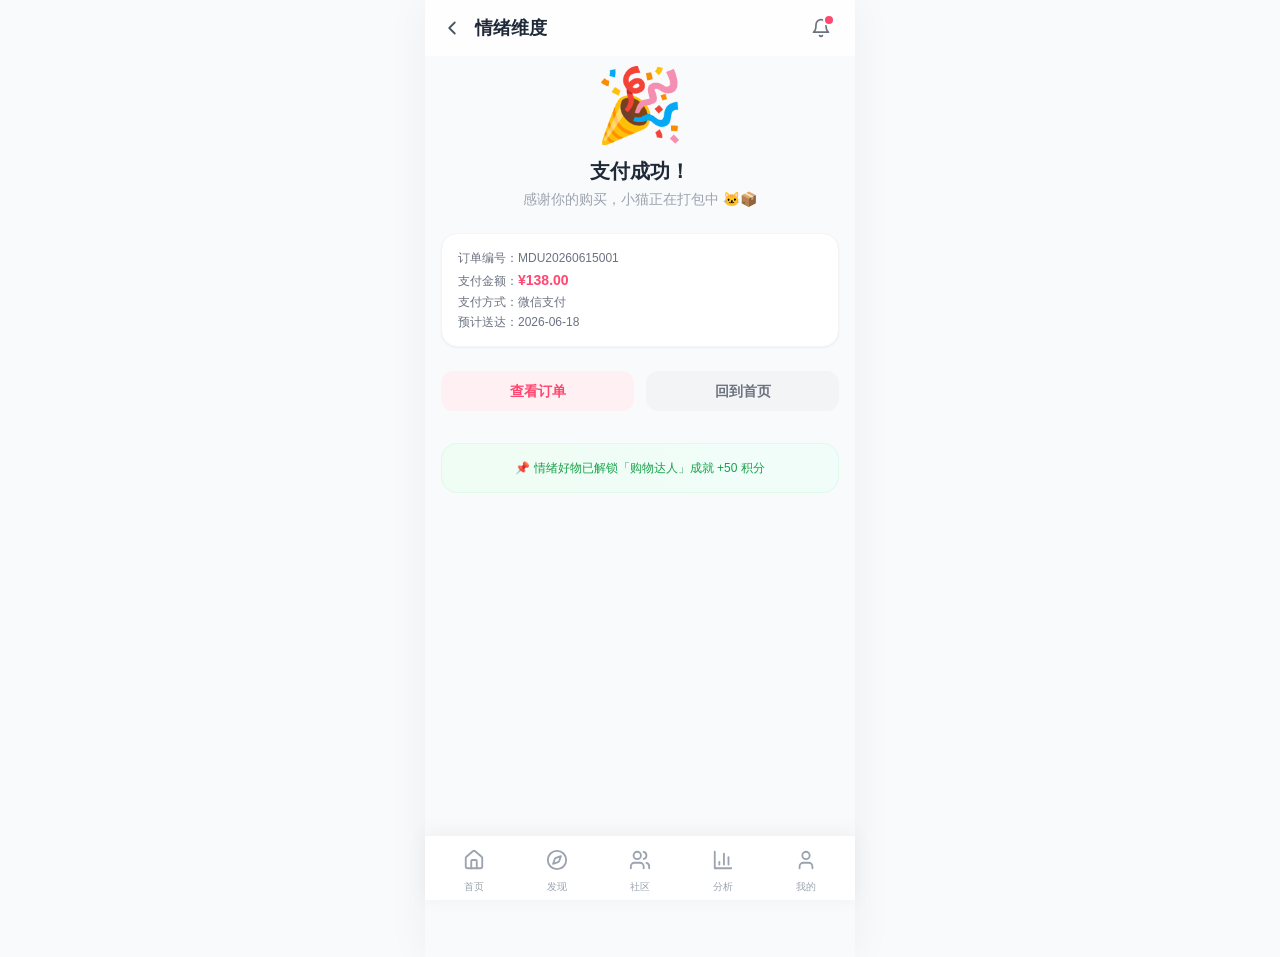
<file: payment/success/index.html>
<!DOCTYPE html><html lang="zh-CN"><head><meta charSet="utf-8"/><meta name="viewport" content="width=device-width, initial-scale=1, maximum-scale=1, user-scalable=no"/><link rel="stylesheet" href="/_next/static/css/530c09026dc72eee.css" data-precedence="next"/><link rel="preload" as="script" fetchPriority="low" href="/_next/static/chunks/webpack-616e068a201ad621.js"/><script src="/_next/static/chunks/fd9d1056-cf48984c1108c87a.js" async=""></script><script src="/_next/static/chunks/117-c6ee3d5fc4ea1862.js" async=""></script><script src="/_next/static/chunks/main-app-455253f6f125b3e1.js" async=""></script><script src="/_next/static/chunks/648-55c85f69d3e6066d.js" async=""></script><script src="/_next/static/chunks/app/payment/success/page-97ec49d31b862055.js" async=""></script><script src="/_next/static/chunks/app/layout-95a6406a67e22220.js" async=""></script><title>MoodU — 你的情绪小伙伴</title><meta name="description" content="记录情绪 · 发现美好 · 遇见自己"/><script src="/_next/static/chunks/polyfills-42372ed130431b0a.js" noModule=""></script></head><body><header class="sticky top-0 z-40 bg-white/80 backdrop-blur-xl border-b border-gray-50"><div class="flex items-center justify-between h-14 px-4"><div class="flex items-center gap-2"><button class="p-1 -ml-1 rounded-lg hover:bg-gray-100 transition-colors"><svg xmlns="http://www.w3.org/2000/svg" width="22" height="22" viewBox="0 0 24 24" fill="none" stroke="currentColor" stroke-width="2" stroke-linecap="round" stroke-linejoin="round" class="lucide lucide-chevron-left text-gray-600"><path d="m15 18-6-6 6-6"></path></svg></button><div><h1 class="font-bold text-lg text-gray-800">情绪维度</h1></div></div><button class="p-2 rounded-full hover:bg-gray-100 transition-colors relative"><svg xmlns="http://www.w3.org/2000/svg" width="20" height="20" viewBox="0 0 24 24" fill="none" stroke="currentColor" stroke-width="2" stroke-linecap="round" stroke-linejoin="round" class="lucide lucide-bell text-gray-500"><path d="M6 8a6 6 0 0 1 12 0c0 7 3 9 3 9H3s3-2 3-9"></path><path d="M10.3 21a1.94 1.94 0 0 0 3.4 0"></path></svg><span class="absolute top-1.5 right-1.5 w-2 h-2 bg-primary-500 rounded-full ring-2 ring-white"></span></button></div></header><main class="pb-20 min-h-screen"><div class="px-4 pt-3 text-center"><div class="text-7xl mb-4">🎉</div><h2 class="text-xl font-bold text-gray-800 mb-1">支付成功！</h2><p class="text-sm text-gray-400 mb-6">感谢你的购买，小猫正在打包中 🐱📦</p><div class="bg-white rounded-2xl border border-gray-100 shadow-sm p-4 mb-6 text-left"><div class="text-xs text-gray-500 space-y-1"><p>订单编号：MDU20260615001</p><p>支付金额：<span class="text-primary-500 font-bold text-sm">¥138.00</span></p><p>支付方式：微信支付</p><p>预计送达：2026-06-18</p></div></div><div class="flex gap-3"><a class="flex-1 py-2.5 rounded-xl bg-primary-50 text-primary-500 text-sm font-semibold hover:bg-primary-100 transition-all" href="/orders/">查看订单</a><a class="flex-1 py-2.5 rounded-xl bg-gray-100 text-gray-500 text-sm font-semibold hover:bg-gray-200 transition-all" href="/home/">回到首页</a></div><div class="mt-8 p-4 rounded-2xl bg-gradient-to-r from-green-50 to-teal-50 border border-green-100"><p class="text-xs text-green-600">📌 情绪好物已解锁「购物达人」成就 +50 积分</p></div></div></main><nav class="fixed bottom-0 left-1/2 -translate-x-1/2 w-full max-w-[430px] bg-white/90 backdrop-blur-lg border-t border-gray-100 px-2 pb-[var(--safe-bottom)] z-50" style="box-shadow:0 -2px 20px rgba(0,0,0,0.05)"><div class="flex items-center justify-around h-16"><a class="flex flex-col items-center justify-center gap-0.5 w-16 h-full transition-all duration-200 relative" href="/home/"><div class="p-1.5 rounded-xl transition-all duration-300 "><svg xmlns="http://www.w3.org/2000/svg" width="22" height="22" viewBox="0 0 24 24" fill="none" stroke="currentColor" stroke-width="2" stroke-linecap="round" stroke-linejoin="round" class="lucide lucide-house transition-colors duration-300 text-gray-400"><path d="M15 21v-8a1 1 0 0 0-1-1h-4a1 1 0 0 0-1 1v8"></path><path d="M3 10a2 2 0 0 1 .709-1.528l7-5.999a2 2 0 0 1 2.582 0l7 5.999A2 2 0 0 1 21 10v9a2 2 0 0 1-2 2H5a2 2 0 0 1-2-2z"></path></svg></div><span class="text-[10px] font-medium transition-colors duration-300 text-gray-400">首页</span></a><a class="flex flex-col items-center justify-center gap-0.5 w-16 h-full transition-all duration-200 relative" href="/discover/"><div class="p-1.5 rounded-xl transition-all duration-300 "><svg xmlns="http://www.w3.org/2000/svg" width="22" height="22" viewBox="0 0 24 24" fill="none" stroke="currentColor" stroke-width="2" stroke-linecap="round" stroke-linejoin="round" class="lucide lucide-compass transition-colors duration-300 text-gray-400"><path d="m16.24 7.76-1.804 5.411a2 2 0 0 1-1.265 1.265L7.76 16.24l1.804-5.411a2 2 0 0 1 1.265-1.265z"></path><circle cx="12" cy="12" r="10"></circle></svg></div><span class="text-[10px] font-medium transition-colors duration-300 text-gray-400">发现</span></a><a class="flex flex-col items-center justify-center gap-0.5 w-16 h-full transition-all duration-200 relative" href="/community/"><div class="p-1.5 rounded-xl transition-all duration-300 "><svg xmlns="http://www.w3.org/2000/svg" width="22" height="22" viewBox="0 0 24 24" fill="none" stroke="currentColor" stroke-width="2" stroke-linecap="round" stroke-linejoin="round" class="lucide lucide-users transition-colors duration-300 text-gray-400"><path d="M16 21v-2a4 4 0 0 0-4-4H6a4 4 0 0 0-4 4v2"></path><circle cx="9" cy="7" r="4"></circle><path d="M22 21v-2a4 4 0 0 0-3-3.87"></path><path d="M16 3.13a4 4 0 0 1 0 7.75"></path></svg></div><span class="text-[10px] font-medium transition-colors duration-300 text-gray-400">社区</span></a><a class="flex flex-col items-center justify-center gap-0.5 w-16 h-full transition-all duration-200 relative" href="/analysis/"><div class="p-1.5 rounded-xl transition-all duration-300 "><svg xmlns="http://www.w3.org/2000/svg" width="22" height="22" viewBox="0 0 24 24" fill="none" stroke="currentColor" stroke-width="2" stroke-linecap="round" stroke-linejoin="round" class="lucide lucide-bar-chart3 transition-colors duration-300 text-gray-400"><path d="M3 3v18h18"></path><path d="M18 17V9"></path><path d="M13 17V5"></path><path d="M8 17v-3"></path></svg></div><span class="text-[10px] font-medium transition-colors duration-300 text-gray-400">分析</span></a><a class="flex flex-col items-center justify-center gap-0.5 w-16 h-full transition-all duration-200 relative" href="/profile/"><div class="p-1.5 rounded-xl transition-all duration-300 "><svg xmlns="http://www.w3.org/2000/svg" width="22" height="22" viewBox="0 0 24 24" fill="none" stroke="currentColor" stroke-width="2" stroke-linecap="round" stroke-linejoin="round" class="lucide lucide-user transition-colors duration-300 text-gray-400"><path d="M19 21v-2a4 4 0 0 0-4-4H9a4 4 0 0 0-4 4v2"></path><circle cx="12" cy="7" r="4"></circle></svg></div><span class="text-[10px] font-medium transition-colors duration-300 text-gray-400">我的</span></a></div></nav><script src="/_next/static/chunks/webpack-616e068a201ad621.js" async=""></script><script>(self.__next_f=self.__next_f||[]).push([0]);self.__next_f.push([2,null])</script><script>self.__next_f.push([1,"1:HL[\"/_next/static/css/530c09026dc72eee.css\",\"style\"]\n"])</script><script>self.__next_f.push([1,"2:I[2846,[],\"\"]\n4:I[9107,[],\"ClientPageRoot\"]\n5:I[859,[\"648\",\"static/chunks/648-55c85f69d3e6066d.js\",\"478\",\"static/chunks/app/payment/success/page-97ec49d31b862055.js\"],\"default\",1]\n6:I[4707,[],\"\"]\n7:I[6423,[],\"\"]\n8:I[8214,[\"648\",\"static/chunks/648-55c85f69d3e6066d.js\",\"185\",\"static/chunks/app/layout-95a6406a67e22220.js\"],\"default\"]\n9:I[8100,[\"648\",\"static/chunks/648-55c85f69d3e6066d.js\",\"185\",\"static/chunks/app/layout-95a6406a67e22220.js\"],\"default\"]\nb:I[1060,[],\"\"]\nc:[]\n"])</script><script>self.__next_f.push([1,"0:[\"$\",\"$L2\",null,{\"buildId\":\"p_pdG3ond6QcdomfjUt_g\",\"assetPrefix\":\"\",\"urlParts\":[\"\",\"payment\",\"success\",\"\"],\"initialTree\":[\"\",{\"children\":[\"payment\",{\"children\":[\"success\",{\"children\":[\"__PAGE__\",{}]}]}]},\"$undefined\",\"$undefined\",true],\"initialSeedData\":[\"\",{\"children\":[\"payment\",{\"children\":[\"success\",{\"children\":[\"__PAGE__\",{},[[\"$L3\",[\"$\",\"$L4\",null,{\"props\":{\"params\":{},\"searchParams\":{}},\"Component\":\"$5\"}],null],null],null]},[null,[\"$\",\"$L6\",null,{\"parallelRouterKey\":\"children\",\"segmentPath\":[\"children\",\"payment\",\"children\",\"success\",\"children\"],\"error\":\"$undefined\",\"errorStyles\":\"$undefined\",\"errorScripts\":\"$undefined\",\"template\":[\"$\",\"$L7\",null,{}],\"templateStyles\":\"$undefined\",\"templateScripts\":\"$undefined\",\"notFound\":\"$undefined\",\"notFoundStyles\":\"$undefined\"}]],null]},[null,[\"$\",\"$L6\",null,{\"parallelRouterKey\":\"children\",\"segmentPath\":[\"children\",\"payment\",\"children\"],\"error\":\"$undefined\",\"errorStyles\":\"$undefined\",\"errorScripts\":\"$undefined\",\"template\":[\"$\",\"$L7\",null,{}],\"templateStyles\":\"$undefined\",\"templateScripts\":\"$undefined\",\"notFound\":\"$undefined\",\"notFoundStyles\":\"$undefined\"}]],null]},[[[[\"$\",\"link\",\"0\",{\"rel\":\"stylesheet\",\"href\":\"/_next/static/css/530c09026dc72eee.css\",\"precedence\":\"next\",\"crossOrigin\":\"$undefined\"}]],[\"$\",\"html\",null,{\"lang\":\"zh-CN\",\"children\":[\"$\",\"body\",null,{\"children\":[[\"$\",\"$L8\",null,{}],[\"$\",\"main\",null,{\"className\":\"pb-20 min-h-screen\",\"children\":[\"$\",\"$L6\",null,{\"parallelRouterKey\":\"children\",\"segmentPath\":[\"children\"],\"error\":\"$undefined\",\"errorStyles\":\"$undefined\",\"errorScripts\":\"$undefined\",\"template\":[\"$\",\"$L7\",null,{}],\"templateStyles\":\"$undefined\",\"templateScripts\":\"$undefined\",\"notFound\":[[\"$\",\"title\",null,{\"children\":\"404: This page could not be found.\"}],[\"$\",\"div\",null,{\"style\":{\"fontFamily\":\"system-ui,\\\"Segoe UI\\\",Roboto,Helvetica,Arial,sans-serif,\\\"Apple Color Emoji\\\",\\\"Segoe UI Emoji\\\"\",\"height\":\"100vh\",\"textAlign\":\"center\",\"display\":\"flex\",\"flexDirection\":\"column\",\"alignItems\":\"center\",\"justifyContent\":\"center\"},\"children\":[\"$\",\"div\",null,{\"children\":[[\"$\",\"style\",null,{\"dangerouslySetInnerHTML\":{\"__html\":\"body{color:#000;background:#fff;margin:0}.next-error-h1{border-right:1px solid rgba(0,0,0,.3)}@media (prefers-color-scheme:dark){body{color:#fff;background:#000}.next-error-h1{border-right:1px solid rgba(255,255,255,.3)}}\"}}],[\"$\",\"h1\",null,{\"className\":\"next-error-h1\",\"style\":{\"display\":\"inline-block\",\"margin\":\"0 20px 0 0\",\"padding\":\"0 23px 0 0\",\"fontSize\":24,\"fontWeight\":500,\"verticalAlign\":\"top\",\"lineHeight\":\"49px\"},\"children\":\"404\"}],[\"$\",\"div\",null,{\"style\":{\"display\":\"inline-block\"},\"children\":[\"$\",\"h2\",null,{\"style\":{\"fontSize\":14,\"fontWeight\":400,\"lineHeight\":\"49px\",\"margin\":0},\"children\":\"This page could not be found.\"}]}]]}]}]],\"notFoundStyles\":[]}]}],[\"$\",\"$L9\",null,{}]]}]}]],null],null],\"couldBeIntercepted\":false,\"initialHead\":[null,\"$La\"],\"globalErrorComponent\":\"$b\",\"missingSlots\":\"$Wc\"}]\n"])</script><script>self.__next_f.push([1,"a:[[\"$\",\"meta\",\"0\",{\"name\":\"viewport\",\"content\":\"width=device-width, initial-scale=1, maximum-scale=1, user-scalable=no\"}],[\"$\",\"meta\",\"1\",{\"charSet\":\"utf-8\"}],[\"$\",\"title\",\"2\",{\"children\":\"MoodU — 你的情绪小伙伴\"}],[\"$\",\"meta\",\"3\",{\"name\":\"description\",\"content\":\"记录情绪 · 发现美好 · 遇见自己\"}]]\n3:null\n"])</script></body></html>
</file>
<file: _next/static/css/530c09026dc72eee.css>
*,:after,:before{--tw-border-spacing-x:0;--tw-border-spacing-y:0;--tw-translate-x:0;--tw-translate-y:0;--tw-rotate:0;--tw-skew-x:0;--tw-skew-y:0;--tw-scale-x:1;--tw-scale-y:1;--tw-pan-x: ;--tw-pan-y: ;--tw-pinch-zoom: ;--tw-scroll-snap-strictness:proximity;--tw-gradient-from-position: ;--tw-gradient-via-position: ;--tw-gradient-to-position: ;--tw-ordinal: ;--tw-slashed-zero: ;--tw-numeric-figure: ;--tw-numeric-spacing: ;--tw-numeric-fraction: ;--tw-ring-inset: ;--tw-ring-offset-width:0px;--tw-ring-offset-color:#fff;--tw-ring-color:rgba(59,130,246,.5);--tw-ring-offset-shadow:0 0 #0000;--tw-ring-shadow:0 0 #0000;--tw-shadow:0 0 #0000;--tw-shadow-colored:0 0 #0000;--tw-blur: ;--tw-brightness: ;--tw-contrast: ;--tw-grayscale: ;--tw-hue-rotate: ;--tw-invert: ;--tw-saturate: ;--tw-sepia: ;--tw-drop-shadow: ;--tw-backdrop-blur: ;--tw-backdrop-brightness: ;--tw-backdrop-contrast: ;--tw-backdrop-grayscale: ;--tw-backdrop-hue-rotate: ;--tw-backdrop-invert: ;--tw-backdrop-opacity: ;--tw-backdrop-saturate: ;--tw-backdrop-sepia: ;--tw-contain-size: ;--tw-contain-layout: ;--tw-contain-paint: ;--tw-contain-style: }::backdrop{--tw-border-spacing-x:0;--tw-border-spacing-y:0;--tw-translate-x:0;--tw-translate-y:0;--tw-rotate:0;--tw-skew-x:0;--tw-skew-y:0;--tw-scale-x:1;--tw-scale-y:1;--tw-pan-x: ;--tw-pan-y: ;--tw-pinch-zoom: ;--tw-scroll-snap-strictness:proximity;--tw-gradient-from-position: ;--tw-gradient-via-position: ;--tw-gradient-to-position: ;--tw-ordinal: ;--tw-slashed-zero: ;--tw-numeric-figure: ;--tw-numeric-spacing: ;--tw-numeric-fraction: ;--tw-ring-inset: ;--tw-ring-offset-width:0px;--tw-ring-offset-color:#fff;--tw-ring-color:rgba(59,130,246,.5);--tw-ring-offset-shadow:0 0 #0000;--tw-ring-shadow:0 0 #0000;--tw-shadow:0 0 #0000;--tw-shadow-colored:0 0 #0000;--tw-blur: ;--tw-brightness: ;--tw-contrast: ;--tw-grayscale: ;--tw-hue-rotate: ;--tw-invert: ;--tw-saturate: ;--tw-sepia: ;--tw-drop-shadow: ;--tw-backdrop-blur: ;--tw-backdrop-brightness: ;--tw-backdrop-contrast: ;--tw-backdrop-grayscale: ;--tw-backdrop-hue-rotate: ;--tw-backdrop-invert: ;--tw-backdrop-opacity: ;--tw-backdrop-saturate: ;--tw-backdrop-sepia: ;--tw-contain-size: ;--tw-contain-layout: ;--tw-contain-paint: ;--tw-contain-style: }/*
! tailwindcss v3.4.19 | MIT License | https://tailwindcss.com
*/*,:after,:before{box-sizing:border-box;border:0 solid #e5e7eb}:after,:before{--tw-content:""}:host,html{line-height:1.5;-webkit-text-size-adjust:100%;-moz-tab-size:4;-o-tab-size:4;tab-size:4;font-family:-apple-system,BlinkMacSystemFont,PingFang SC,Helvetica Neue,sans-serif;font-feature-settings:normal;font-variation-settings:normal;-webkit-tap-highlight-color:transparent}body{margin:0;line-height:inherit}hr{height:0;color:inherit;border-top-width:1px}abbr:where([title]){-webkit-text-decoration:underline dotted;text-decoration:underline dotted}h1,h2,h3,h4,h5,h6{font-size:inherit;font-weight:inherit}a{color:inherit;text-decoration:inherit}b,strong{font-weight:bolder}code,kbd,pre,samp{font-family:ui-monospace,SFMono-Regular,Menlo,Monaco,Consolas,Liberation Mono,Courier New,monospace;font-feature-settings:normal;font-variation-settings:normal;font-size:1em}small{font-size:80%}sub,sup{font-size:75%;line-height:0;position:relative;vertical-align:baseline}sub{bottom:-.25em}sup{top:-.5em}table{text-indent:0;border-color:inherit;border-collapse:collapse}button,input,optgroup,select,textarea{font-family:inherit;font-feature-settings:inherit;font-variation-settings:inherit;font-size:100%;font-weight:inherit;line-height:inherit;letter-spacing:inherit;color:inherit;margin:0;padding:0}button,select{text-transform:none}button,input:where([type=button]),input:where([type=reset]),input:where([type=submit]){-webkit-appearance:button;background-color:transparent;background-image:none}:-moz-focusring{outline:auto}:-moz-ui-invalid{box-shadow:none}progress{vertical-align:baseline}::-webkit-inner-spin-button,::-webkit-outer-spin-button{height:auto}[type=search]{-webkit-appearance:textfield;outline-offset:-2px}::-webkit-search-decoration{-webkit-appearance:none}::-webkit-file-upload-button{-webkit-appearance:button;font:inherit}summary{display:list-item}blockquote,dd,dl,figure,h1,h2,h3,h4,h5,h6,hr,p,pre{margin:0}fieldset{margin:0}fieldset,legend{padding:0}menu,ol,ul{list-style:none;margin:0;padding:0}dialog{padding:0}textarea{resize:vertical}input::-moz-placeholder,textarea::-moz-placeholder{opacity:1;color:#9ca3af}input::placeholder,textarea::placeholder{opacity:1;color:#9ca3af}[role=button],button{cursor:pointer}:disabled{cursor:default}audio,canvas,embed,iframe,img,object,svg,video{display:block;vertical-align:middle}img,video{max-width:100%;height:auto}[hidden]:where(:not([hidden=until-found])){display:none}.fixed{position:fixed}.absolute{position:absolute}.relative{position:relative}.sticky{position:sticky}.inset-0{inset:0}.-bottom-2{bottom:-.5rem}.-right-2{right:-.5rem}.-right-4{right:-1rem}.-right-6{right:-1.5rem}.-right-8{right:-2rem}.-top-0\.5{top:-.125rem}.-top-1{top:-.25rem}.-top-2{top:-.5rem}.-top-6{top:-1.5rem}.bottom-0{bottom:0}.left-1\/2{left:50%}.left-3\.5{left:.875rem}.right-1\.5{right:.375rem}.right-3\.5{right:.875rem}.right-5{right:1.25rem}.top-0{top:0}.top-1\.5{top:.375rem}.top-1\/2{top:50%}.top-12{top:3rem}.z-10{z-index:10}.z-40{z-index:40}.z-50{z-index:50}.mx-4{margin-left:1rem;margin-right:1rem}.mx-auto{margin-left:auto;margin-right:auto}.-ml-1{margin-left:-.25rem}.-mt-0\.5{margin-top:-.125rem}.mb-0\.5{margin-bottom:.125rem}.mb-1{margin-bottom:.25rem}.mb-10{margin-bottom:2.5rem}.mb-2{margin-bottom:.5rem}.mb-3{margin-bottom:.75rem}.mb-4{margin-bottom:1rem}.mb-6{margin-bottom:1.5rem}.ml-1{margin-left:.25rem}.ml-auto{margin-left:auto}.mt-0\.5{margin-top:.125rem}.mt-1{margin-top:.25rem}.mt-2{margin-top:.5rem}.mt-3{margin-top:.75rem}.mt-4{margin-top:1rem}.mt-6{margin-top:1.5rem}.mt-8{margin-top:2rem}.block{display:block}.inline-block{display:inline-block}.flex{display:flex}.inline-flex{display:inline-flex}.grid{display:grid}.h-0\.5{height:.125rem}.h-1\.5{height:.375rem}.h-10{height:2.5rem}.h-12{height:3rem}.h-14{height:3.5rem}.h-16{height:4rem}.h-2{height:.5rem}.h-32{height:8rem}.h-5{height:1.25rem}.h-6{height:1.5rem}.h-8{height:2rem}.h-9{height:2.25rem}.h-full{height:100%}.h-screen{height:100vh}.min-h-screen{min-height:100vh}.w-1\.5{width:.375rem}.w-10{width:2.5rem}.w-12{width:3rem}.w-14{width:3.5rem}.w-16{width:4rem}.w-2{width:.5rem}.w-4{width:1rem}.w-40{width:10rem}.w-5{width:1.25rem}.w-6{width:1.5rem}.w-8{width:2rem}.w-9{width:2.25rem}.w-full{width:100%}.min-w-0{min-width:0}.max-w-\[430px\]{max-width:430px}.max-w-md{max-width:28rem}.flex-1{flex:1 1 0%}.shrink-0{flex-shrink:0}.-translate-x-1\/2{--tw-translate-x:-50%}.-translate-x-1\/2,.-translate-y-1\/2{transform:translate(var(--tw-translate-x),var(--tw-translate-y)) rotate(var(--tw-rotate)) skewX(var(--tw-skew-x)) skewY(var(--tw-skew-y)) scaleX(var(--tw-scale-x)) scaleY(var(--tw-scale-y))}.-translate-y-1\/2{--tw-translate-y:-50%}.scale-105{--tw-scale-x:1.05;--tw-scale-y:1.05}.scale-105,.scale-110{transform:translate(var(--tw-translate-x),var(--tw-translate-y)) rotate(var(--tw-rotate)) skewX(var(--tw-skew-x)) skewY(var(--tw-skew-y)) scaleX(var(--tw-scale-x)) scaleY(var(--tw-scale-y))}.scale-110{--tw-scale-x:1.1;--tw-scale-y:1.1}.scale-\[0\.92\]{--tw-scale-x:0.92;--tw-scale-y:0.92;transform:translate(var(--tw-translate-x),var(--tw-translate-y)) rotate(var(--tw-rotate)) skewX(var(--tw-skew-x)) skewY(var(--tw-skew-y)) scaleX(var(--tw-scale-x)) scaleY(var(--tw-scale-y))}.cursor-not-allowed{cursor:not-allowed}.cursor-pointer{cursor:pointer}.select-none{-webkit-user-select:none;-moz-user-select:none;user-select:none}.grid-cols-2{grid-template-columns:repeat(2,minmax(0,1fr))}.grid-cols-3{grid-template-columns:repeat(3,minmax(0,1fr))}.flex-col{flex-direction:column}.items-start{align-items:flex-start}.items-end{align-items:flex-end}.items-center{align-items:center}.justify-center{justify-content:center}.justify-between{justify-content:space-between}.justify-around{justify-content:space-around}.gap-0\.5{gap:.125rem}.gap-1{gap:.25rem}.gap-1\.5{gap:.375rem}.gap-2{gap:.5rem}.gap-3{gap:.75rem}.gap-4{gap:1rem}.space-y-1>:not([hidden])~:not([hidden]){--tw-space-y-reverse:0;margin-top:calc(.25rem * calc(1 - var(--tw-space-y-reverse)));margin-bottom:calc(.25rem * var(--tw-space-y-reverse))}.space-y-1\.5>:not([hidden])~:not([hidden]){--tw-space-y-reverse:0;margin-top:calc(.375rem * calc(1 - var(--tw-space-y-reverse)));margin-bottom:calc(.375rem * var(--tw-space-y-reverse))}.space-y-2>:not([hidden])~:not([hidden]){--tw-space-y-reverse:0;margin-top:calc(.5rem * calc(1 - var(--tw-space-y-reverse)));margin-bottom:calc(.5rem * var(--tw-space-y-reverse))}.space-y-2\.5>:not([hidden])~:not([hidden]){--tw-space-y-reverse:0;margin-top:calc(.625rem * calc(1 - var(--tw-space-y-reverse)));margin-bottom:calc(.625rem * var(--tw-space-y-reverse))}.space-y-3>:not([hidden])~:not([hidden]){--tw-space-y-reverse:0;margin-top:calc(.75rem * calc(1 - var(--tw-space-y-reverse)));margin-bottom:calc(.75rem * var(--tw-space-y-reverse))}.space-y-4>:not([hidden])~:not([hidden]){--tw-space-y-reverse:0;margin-top:calc(1rem * calc(1 - var(--tw-space-y-reverse)));margin-bottom:calc(1rem * var(--tw-space-y-reverse))}.overflow-hidden{overflow:hidden}.overflow-x-auto{overflow-x:auto}.truncate{overflow:hidden;text-overflow:ellipsis;white-space:nowrap}.rounded{border-radius:.25rem}.rounded-2xl{border-radius:1rem}.rounded-full{border-radius:9999px}.rounded-lg{border-radius:.5rem}.rounded-md{border-radius:.375rem}.rounded-xl{border-radius:.75rem}.border{border-width:1px}.border-2{border-width:2px}.border-b{border-bottom-width:1px}.border-t{border-top-width:1px}.border-accent-100{--tw-border-opacity:1;border-color:rgb(255 232 204/var(--tw-border-opacity,1))}.border-gray-100{--tw-border-opacity:1;border-color:rgb(243 244 246/var(--tw-border-opacity,1))}.border-gray-200{--tw-border-opacity:1;border-color:rgb(229 231 235/var(--tw-border-opacity,1))}.border-gray-300{--tw-border-opacity:1;border-color:rgb(209 213 219/var(--tw-border-opacity,1))}.border-gray-50{--tw-border-opacity:1;border-color:rgb(249 250 251/var(--tw-border-opacity,1))}.border-green-100{--tw-border-opacity:1;border-color:rgb(220 252 231/var(--tw-border-opacity,1))}.border-primary-100{--tw-border-opacity:1;border-color:rgb(255 214 222/var(--tw-border-opacity,1))}.border-primary-400{--tw-border-opacity:1;border-color:rgb(255 107 138/var(--tw-border-opacity,1))}.border-primary-500{--tw-border-opacity:1;border-color:rgb(255 71 112/var(--tw-border-opacity,1))}.bg-black{--tw-bg-opacity:1;background-color:rgb(0 0 0/var(--tw-bg-opacity,1))}.bg-blue-100{--tw-bg-opacity:1;background-color:rgb(219 234 254/var(--tw-bg-opacity,1))}.bg-blue-50{--tw-bg-opacity:1;background-color:rgb(239 246 255/var(--tw-bg-opacity,1))}.bg-calm-50{--tw-bg-opacity:1;background-color:rgb(240 255 252/var(--tw-bg-opacity,1))}.bg-gray-100{--tw-bg-opacity:1;background-color:rgb(243 244 246/var(--tw-bg-opacity,1))}.bg-gray-200{--tw-bg-opacity:1;background-color:rgb(229 231 235/var(--tw-bg-opacity,1))}.bg-gray-50{--tw-bg-opacity:1;background-color:rgb(249 250 251/var(--tw-bg-opacity,1))}.bg-green-100{--tw-bg-opacity:1;background-color:rgb(220 252 231/var(--tw-bg-opacity,1))}.bg-green-50{--tw-bg-opacity:1;background-color:rgb(240 253 244/var(--tw-bg-opacity,1))}.bg-orange-100{--tw-bg-opacity:1;background-color:rgb(255 237 213/var(--tw-bg-opacity,1))}.bg-orange-50{--tw-bg-opacity:1;background-color:rgb(255 247 237/var(--tw-bg-opacity,1))}.bg-pink-100{--tw-bg-opacity:1;background-color:rgb(252 231 243/var(--tw-bg-opacity,1))}.bg-pink-50{--tw-bg-opacity:1;background-color:rgb(253 242 248/var(--tw-bg-opacity,1))}.bg-primary-400{--tw-bg-opacity:1;background-color:rgb(255 107 138/var(--tw-bg-opacity,1))}.bg-primary-50{--tw-bg-opacity:1;background-color:rgb(255 240 243/var(--tw-bg-opacity,1))}.bg-primary-500{--tw-bg-opacity:1;background-color:rgb(255 71 112/var(--tw-bg-opacity,1))}.bg-purple-100{--tw-bg-opacity:1;background-color:rgb(243 232 255/var(--tw-bg-opacity,1))}.bg-purple-50{--tw-bg-opacity:1;background-color:rgb(250 245 255/var(--tw-bg-opacity,1))}.bg-red-100{--tw-bg-opacity:1;background-color:rgb(254 226 226/var(--tw-bg-opacity,1))}.bg-red-50{--tw-bg-opacity:1;background-color:rgb(254 242 242/var(--tw-bg-opacity,1))}.bg-teal-100{--tw-bg-opacity:1;background-color:rgb(204 251 241/var(--tw-bg-opacity,1))}.bg-teal-50{--tw-bg-opacity:1;background-color:rgb(240 253 250/var(--tw-bg-opacity,1))}.bg-white{--tw-bg-opacity:1;background-color:rgb(255 255 255/var(--tw-bg-opacity,1))}.bg-white\/10{background-color:hsla(0,0%,100%,.1)}.bg-white\/20{background-color:hsla(0,0%,100%,.2)}.bg-white\/30{background-color:hsla(0,0%,100%,.3)}.bg-white\/80{background-color:hsla(0,0%,100%,.8)}.bg-white\/90{background-color:hsla(0,0%,100%,.9)}.bg-yellow-50{--tw-bg-opacity:1;background-color:rgb(254 252 232/var(--tw-bg-opacity,1))}.bg-gradient-to-b{background-image:linear-gradient(to bottom,var(--tw-gradient-stops))}.bg-gradient-to-br{background-image:linear-gradient(to bottom right,var(--tw-gradient-stops))}.bg-gradient-to-r{background-image:linear-gradient(to right,var(--tw-gradient-stops))}.bg-gradient-to-t{background-image:linear-gradient(to top,var(--tw-gradient-stops))}.from-accent-400{--tw-gradient-from:#ffb347 var(--tw-gradient-from-position);--tw-gradient-to:rgba(255,179,71,0) var(--tw-gradient-to-position);--tw-gradient-stops:var(--tw-gradient-from),var(--tw-gradient-to)}.from-black\/20{--tw-gradient-from:rgba(0,0,0,.2) var(--tw-gradient-from-position);--tw-gradient-to:transparent var(--tw-gradient-to-position);--tw-gradient-stops:var(--tw-gradient-from),var(--tw-gradient-to)}.from-calm-400{--tw-gradient-from:#4ecdc4 var(--tw-gradient-from-position);--tw-gradient-to:rgba(78,205,196,0) var(--tw-gradient-to-position);--tw-gradient-stops:var(--tw-gradient-from),var(--tw-gradient-to)}.from-calm-50{--tw-gradient-from:#f0fffc var(--tw-gradient-from-position);--tw-gradient-to:rgba(240,255,252,0) var(--tw-gradient-to-position);--tw-gradient-stops:var(--tw-gradient-from),var(--tw-gradient-to)}.from-gray-50{--tw-gradient-from:#f9fafb var(--tw-gradient-from-position);--tw-gradient-to:rgba(249,250,251,0) var(--tw-gradient-to-position);--tw-gradient-stops:var(--tw-gradient-from),var(--tw-gradient-to)}.from-green-50{--tw-gradient-from:#f0fdf4 var(--tw-gradient-from-position);--tw-gradient-to:rgba(240,253,244,0) var(--tw-gradient-to-position);--tw-gradient-stops:var(--tw-gradient-from),var(--tw-gradient-to)}.from-orange-50{--tw-gradient-from:#fff7ed var(--tw-gradient-from-position);--tw-gradient-to:rgba(255,247,237,0) var(--tw-gradient-to-position);--tw-gradient-stops:var(--tw-gradient-from),var(--tw-gradient-to)}.from-primary-400{--tw-gradient-from:#ff6b8a var(--tw-gradient-from-position);--tw-gradient-to:rgba(255,107,138,0) var(--tw-gradient-to-position);--tw-gradient-stops:var(--tw-gradient-from),var(--tw-gradient-to)}.from-primary-50{--tw-gradient-from:#fff0f3 var(--tw-gradient-from-position);--tw-gradient-to:rgba(255,240,243,0) var(--tw-gradient-to-position);--tw-gradient-stops:var(--tw-gradient-from),var(--tw-gradient-to)}.from-primary-500{--tw-gradient-from:#ff4770 var(--tw-gradient-from-position);--tw-gradient-to:rgba(255,71,112,0) var(--tw-gradient-to-position);--tw-gradient-stops:var(--tw-gradient-from),var(--tw-gradient-to)}.via-black\/40{--tw-gradient-to:transparent var(--tw-gradient-to-position);--tw-gradient-stops:var(--tw-gradient-from),rgba(0,0,0,.4) var(--tw-gradient-via-position),var(--tw-gradient-to)}.via-white{--tw-gradient-to:hsla(0,0%,100%,0) var(--tw-gradient-to-position);--tw-gradient-stops:var(--tw-gradient-from),#fff var(--tw-gradient-via-position),var(--tw-gradient-to)}.to-accent-300{--tw-gradient-to:#ffc27a var(--tw-gradient-to-position)}.to-accent-400{--tw-gradient-to:#ffb347 var(--tw-gradient-to-position)}.to-accent-50{--tw-gradient-to:#fff8f0 var(--tw-gradient-to-position)}.to-accent-500{--tw-gradient-to:#ff9f1c var(--tw-gradient-to-position)}.to-black\/70{--tw-gradient-to:rgba(0,0,0,.7) var(--tw-gradient-to-position)}.to-calm-300{--tw-gradient-to:#7aedd6 var(--tw-gradient-to-position)}.to-calm-400{--tw-gradient-to:#4ecdc4 var(--tw-gradient-to-position)}.to-calm-50{--tw-gradient-to:#f0fffc var(--tw-gradient-to-position)}.to-calm-500{--tw-gradient-to:#3dbdb5 var(--tw-gradient-to-position)}.to-primary-300{--tw-gradient-to:#ff8fa3 var(--tw-gradient-to-position)}.to-primary-400{--tw-gradient-to:#ff6b8a var(--tw-gradient-to-position)}.to-primary-500{--tw-gradient-to:#ff4770 var(--tw-gradient-to-position)}.to-teal-50{--tw-gradient-to:#f0fdfa var(--tw-gradient-to-position)}.to-white{--tw-gradient-to:#fff var(--tw-gradient-to-position)}.bg-cover{background-size:cover}.bg-clip-text{-webkit-background-clip:text;background-clip:text}.bg-center{background-position:50%}.fill-primary-500{fill:#ff4770}.p-1{padding:.25rem}.p-1\.5{padding:.375rem}.p-2{padding:.5rem}.p-2\.5{padding:.625rem}.p-3{padding:.75rem}.p-3\.5{padding:.875rem}.p-4{padding:1rem}.p-5{padding:1.25rem}.p-6{padding:1.5rem}.p-8{padding:2rem}.px-1{padding-left:.25rem;padding-right:.25rem}.px-1\.5{padding-left:.375rem;padding-right:.375rem}.px-2{padding-left:.5rem;padding-right:.5rem}.px-3{padding-left:.75rem;padding-right:.75rem}.px-4{padding-left:1rem;padding-right:1rem}.px-6{padding-left:1.5rem;padding-right:1.5rem}.px-8{padding-left:2rem;padding-right:2rem}.py-0\.5{padding-top:.125rem;padding-bottom:.125rem}.py-1{padding-top:.25rem;padding-bottom:.25rem}.py-1\.5{padding-top:.375rem;padding-bottom:.375rem}.py-12{padding-top:3rem;padding-bottom:3rem}.py-2{padding-top:.5rem;padding-bottom:.5rem}.py-2\.5{padding-top:.625rem;padding-bottom:.625rem}.py-20{padding-top:5rem;padding-bottom:5rem}.py-3{padding-top:.75rem;padding-bottom:.75rem}.py-6{padding-top:1.5rem;padding-bottom:1.5rem}.pb-1{padding-bottom:.25rem}.pb-2{padding-bottom:.5rem}.pb-20{padding-bottom:5rem}.pb-3{padding-bottom:.75rem}.pb-\[var\(--safe-bottom\)\]{padding-bottom:var(--safe-bottom)}.pl-10{padding-left:2.5rem}.pr-10{padding-right:2.5rem}.pr-4{padding-right:1rem}.pt-1{padding-top:.25rem}.pt-3{padding-top:.75rem}.text-left{text-align:left}.text-center{text-align:center}.text-right{text-align:right}.text-2xl{font-size:1.5rem;line-height:2rem}.text-3xl{font-size:1.875rem;line-height:2.25rem}.text-4xl{font-size:2.25rem;line-height:2.5rem}.text-5xl{font-size:3rem;line-height:1}.text-6xl{font-size:3.75rem;line-height:1}.text-7xl{font-size:4.5rem;line-height:1}.text-\[10px\]{font-size:10px}.text-\[11px\]{font-size:11px}.text-\[8px\]{font-size:8px}.text-base{font-size:1rem;line-height:1.5rem}.text-lg{font-size:1.125rem;line-height:1.75rem}.text-sm{font-size:.875rem;line-height:1.25rem}.text-xl{font-size:1.25rem;line-height:1.75rem}.text-xs{font-size:.75rem;line-height:1rem}.font-bold{font-weight:700}.font-medium{font-weight:500}.font-semibold{font-weight:600}.leading-relaxed{line-height:1.625}.tracking-wider{letter-spacing:.05em}.tracking-widest{letter-spacing:.1em}.text-accent-500{--tw-text-opacity:1;color:rgb(255 159 28/var(--tw-text-opacity,1))}.text-blue-500{--tw-text-opacity:1;color:rgb(59 130 246/var(--tw-text-opacity,1))}.text-blue-600{--tw-text-opacity:1;color:rgb(37 99 235/var(--tw-text-opacity,1))}.text-calm-500{--tw-text-opacity:1;color:rgb(61 189 181/var(--tw-text-opacity,1))}.text-gray-300{--tw-text-opacity:1;color:rgb(209 213 219/var(--tw-text-opacity,1))}.text-gray-400{--tw-text-opacity:1;color:rgb(156 163 175/var(--tw-text-opacity,1))}.text-gray-500{--tw-text-opacity:1;color:rgb(107 114 128/var(--tw-text-opacity,1))}.text-gray-600{--tw-text-opacity:1;color:rgb(75 85 99/var(--tw-text-opacity,1))}.text-gray-700{--tw-text-opacity:1;color:rgb(55 65 81/var(--tw-text-opacity,1))}.text-gray-800{--tw-text-opacity:1;color:rgb(31 41 55/var(--tw-text-opacity,1))}.text-green-500{--tw-text-opacity:1;color:rgb(34 197 94/var(--tw-text-opacity,1))}.text-green-600{--tw-text-opacity:1;color:rgb(22 163 74/var(--tw-text-opacity,1))}.text-orange-400{--tw-text-opacity:1;color:rgb(251 146 60/var(--tw-text-opacity,1))}.text-orange-500{--tw-text-opacity:1;color:rgb(249 115 22/var(--tw-text-opacity,1))}.text-orange-600{--tw-text-opacity:1;color:rgb(234 88 12/var(--tw-text-opacity,1))}.text-pink-500{--tw-text-opacity:1;color:rgb(236 72 153/var(--tw-text-opacity,1))}.text-pink-600{--tw-text-opacity:1;color:rgb(219 39 119/var(--tw-text-opacity,1))}.text-primary-400{--tw-text-opacity:1;color:rgb(255 107 138/var(--tw-text-opacity,1))}.text-primary-500{--tw-text-opacity:1;color:rgb(255 71 112/var(--tw-text-opacity,1))}.text-primary-600{--tw-text-opacity:1;color:rgb(230 62 100/var(--tw-text-opacity,1))}.text-primary-700{--tw-text-opacity:1;color:rgb(204 45 82/var(--tw-text-opacity,1))}.text-purple-500{--tw-text-opacity:1;color:rgb(168 85 247/var(--tw-text-opacity,1))}.text-purple-600{--tw-text-opacity:1;color:rgb(147 51 234/var(--tw-text-opacity,1))}.text-red-400{--tw-text-opacity:1;color:rgb(248 113 113/var(--tw-text-opacity,1))}.text-red-500{--tw-text-opacity:1;color:rgb(239 68 68/var(--tw-text-opacity,1))}.text-red-600{--tw-text-opacity:1;color:rgb(220 38 38/var(--tw-text-opacity,1))}.text-teal-500{--tw-text-opacity:1;color:rgb(20 184 166/var(--tw-text-opacity,1))}.text-teal-600{--tw-text-opacity:1;color:rgb(13 148 136/var(--tw-text-opacity,1))}.text-transparent{color:transparent}.text-white{--tw-text-opacity:1;color:rgb(255 255 255/var(--tw-text-opacity,1))}.text-white\/30{color:hsla(0,0%,100%,.3)}.text-white\/40{color:hsla(0,0%,100%,.4)}.text-white\/60{color:hsla(0,0%,100%,.6)}.text-white\/70{color:hsla(0,0%,100%,.7)}.text-white\/80{color:hsla(0,0%,100%,.8)}.text-yellow-300{--tw-text-opacity:1;color:rgb(253 224 71/var(--tw-text-opacity,1))}.text-yellow-500{--tw-text-opacity:1;color:rgb(234 179 8/var(--tw-text-opacity,1))}.opacity-0{opacity:0}.opacity-100{opacity:1}.opacity-30{opacity:.3}.opacity-5{opacity:.05}.opacity-50{opacity:.5}.opacity-70{opacity:.7}.shadow-lg{--tw-shadow:0 10px 15px -3px rgba(0,0,0,.1),0 4px 6px -4px rgba(0,0,0,.1);--tw-shadow-colored:0 10px 15px -3px var(--tw-shadow-color),0 4px 6px -4px var(--tw-shadow-color)}.shadow-lg,.shadow-md{box-shadow:var(--tw-ring-offset-shadow,0 0 #0000),var(--tw-ring-shadow,0 0 #0000),var(--tw-shadow)}.shadow-md{--tw-shadow:0 4px 6px -1px rgba(0,0,0,.1),0 2px 4px -2px rgba(0,0,0,.1);--tw-shadow-colored:0 4px 6px -1px var(--tw-shadow-color),0 2px 4px -2px var(--tw-shadow-color)}.shadow-sm{--tw-shadow:0 1px 2px 0 rgba(0,0,0,.05);--tw-shadow-colored:0 1px 2px 0 var(--tw-shadow-color)}.shadow-sm,.shadow-xl{box-shadow:var(--tw-ring-offset-shadow,0 0 #0000),var(--tw-ring-shadow,0 0 #0000),var(--tw-shadow)}.shadow-xl{--tw-shadow:0 20px 25px -5px rgba(0,0,0,.1),0 8px 10px -6px rgba(0,0,0,.1);--tw-shadow-colored:0 20px 25px -5px var(--tw-shadow-color),0 8px 10px -6px var(--tw-shadow-color)}.shadow-calm-200{--tw-shadow-color:#a3f4e4;--tw-shadow:var(--tw-shadow-colored)}.shadow-primary-200{--tw-shadow-color:#ffb3c1;--tw-shadow:var(--tw-shadow-colored)}.ring-2{--tw-ring-offset-shadow:var(--tw-ring-inset) 0 0 0 var(--tw-ring-offset-width) var(--tw-ring-offset-color);--tw-ring-shadow:var(--tw-ring-inset) 0 0 0 calc(2px + var(--tw-ring-offset-width)) var(--tw-ring-color);box-shadow:var(--tw-ring-offset-shadow),var(--tw-ring-shadow),var(--tw-shadow,0 0 #0000)}.ring-white{--tw-ring-opacity:1;--tw-ring-color:rgb(255 255 255/var(--tw-ring-opacity,1))}.filter{filter:var(--tw-blur) var(--tw-brightness) var(--tw-contrast) var(--tw-grayscale) var(--tw-hue-rotate) var(--tw-invert) var(--tw-saturate) var(--tw-sepia) var(--tw-drop-shadow)}.backdrop-blur{--tw-backdrop-blur:blur(8px)}.backdrop-blur,.backdrop-blur-lg{backdrop-filter:var(--tw-backdrop-blur) var(--tw-backdrop-brightness) var(--tw-backdrop-contrast) var(--tw-backdrop-grayscale) var(--tw-backdrop-hue-rotate) var(--tw-backdrop-invert) var(--tw-backdrop-opacity) var(--tw-backdrop-saturate) var(--tw-backdrop-sepia)}.backdrop-blur-lg{--tw-backdrop-blur:blur(16px)}.backdrop-blur-xl{--tw-backdrop-blur:blur(24px);backdrop-filter:var(--tw-backdrop-blur) var(--tw-backdrop-brightness) var(--tw-backdrop-contrast) var(--tw-backdrop-grayscale) var(--tw-backdrop-hue-rotate) var(--tw-backdrop-invert) var(--tw-backdrop-opacity) var(--tw-backdrop-saturate) var(--tw-backdrop-sepia)}.transition-all{transition-property:all;transition-timing-function:cubic-bezier(.4,0,.2,1);transition-duration:.15s}.transition-colors{transition-property:color,background-color,border-color,text-decoration-color,fill,stroke;transition-timing-function:cubic-bezier(.4,0,.2,1);transition-duration:.15s}.transition-opacity{transition-property:opacity;transition-timing-function:cubic-bezier(.4,0,.2,1);transition-duration:.15s}.duration-200{transition-duration:.2s}.duration-300{transition-duration:.3s}.duration-500{transition-duration:.5s}.ease-out{transition-timing-function:cubic-bezier(0,0,.2,1)}:root{--safe-bottom:env(safe-area-inset-bottom,0px)}html{-webkit-tap-highlight-color:transparent}body{--tw-bg-opacity:1;background-color:rgb(249 250 251/var(--tw-bg-opacity,1));--tw-text-opacity:1;color:rgb(17 24 39/var(--tw-text-opacity,1));-webkit-font-smoothing:antialiased;-moz-osx-font-smoothing:grayscale;max-width:430px;margin:0 auto;min-height:100vh;position:relative;box-shadow:0 0 40px rgba(0,0,0,.05)}html{scroll-behavior:smooth}::-webkit-scrollbar{width:0}@keyframes pulse-soft{0%,to{transform:scale(1)}50%{transform:scale(1.05)}}.animate-pulse-soft{animation:pulse-soft 2s ease-in-out infinite}@keyframes bounce-in{0%{transform:scale(.3);opacity:0}50%{transform:scale(1.1)}70%{transform:scale(.9)}to{transform:scale(1);opacity:1}}.animate-bounce-in{animation:bounce-in .5s cubic-bezier(.68,-.55,.265,1.55) forwards}@keyframes fade-up{0%{opacity:0;transform:translateY(20px)}to{opacity:1;transform:translateY(0)}}.animate-fade-up{animation:fade-up .6s ease-out forwards}@keyframes slide-up{0%{transform:translateY(100%)}to{transform:translateY(0)}}@keyframes sparkle{0%,to{opacity:0;transform:scale(0)}50%{opacity:1;transform:scale(1)}}@keyframes progress{0%{width:0}to{width:100%}}.animate-progress{animation:progress 4s ease-in-out forwards}@keyframes gentle-bounce{0%,to{transform:translateY(0)}50%{transform:translateY(-6px)}}.animate-gentle-bounce{animation:gentle-bounce 3s ease-in-out infinite}@keyframes glow-pulse{0%,to{box-shadow:0 0 8px rgba(255,167,196,.3)}50%{box-shadow:0 0 20px rgba(255,167,196,.6)}}.placeholder\:text-gray-300::-moz-placeholder{--tw-text-opacity:1;color:rgb(209 213 219/var(--tw-text-opacity,1))}.placeholder\:text-gray-300::placeholder{--tw-text-opacity:1;color:rgb(209 213 219/var(--tw-text-opacity,1))}.placeholder\:text-gray-400::-moz-placeholder{--tw-text-opacity:1;color:rgb(156 163 175/var(--tw-text-opacity,1))}.placeholder\:text-gray-400::placeholder{--tw-text-opacity:1;color:rgb(156 163 175/var(--tw-text-opacity,1))}.hover\:scale-105:hover{--tw-scale-x:1.05;--tw-scale-y:1.05;transform:translate(var(--tw-translate-x),var(--tw-translate-y)) rotate(var(--tw-rotate)) skewX(var(--tw-skew-x)) skewY(var(--tw-skew-y)) scaleX(var(--tw-scale-x)) scaleY(var(--tw-scale-y))}.hover\:border-gray-200:hover{--tw-border-opacity:1;border-color:rgb(229 231 235/var(--tw-border-opacity,1))}.hover\:bg-gray-100:hover{--tw-bg-opacity:1;background-color:rgb(243 244 246/var(--tw-bg-opacity,1))}.hover\:bg-gray-200:hover{--tw-bg-opacity:1;background-color:rgb(229 231 235/var(--tw-bg-opacity,1))}.hover\:bg-gray-50:hover{--tw-bg-opacity:1;background-color:rgb(249 250 251/var(--tw-bg-opacity,1))}.hover\:bg-primary-100:hover{--tw-bg-opacity:1;background-color:rgb(255 214 222/var(--tw-bg-opacity,1))}.hover\:bg-white\/30:hover{background-color:hsla(0,0%,100%,.3)}.hover\:text-gray-600:hover{--tw-text-opacity:1;color:rgb(75 85 99/var(--tw-text-opacity,1))}.hover\:shadow-md:hover{--tw-shadow:0 4px 6px -1px rgba(0,0,0,.1),0 2px 4px -2px rgba(0,0,0,.1);--tw-shadow-colored:0 4px 6px -1px var(--tw-shadow-color),0 2px 4px -2px var(--tw-shadow-color)}.hover\:shadow-md:hover,.hover\:shadow-xl:hover{box-shadow:var(--tw-ring-offset-shadow,0 0 #0000),var(--tw-ring-shadow,0 0 #0000),var(--tw-shadow)}.hover\:shadow-xl:hover{--tw-shadow:0 20px 25px -5px rgba(0,0,0,.1),0 8px 10px -6px rgba(0,0,0,.1);--tw-shadow-colored:0 20px 25px -5px var(--tw-shadow-color),0 8px 10px -6px var(--tw-shadow-color)}.hover\:shadow-primary-300:hover{--tw-shadow-color:#ff8fa3;--tw-shadow:var(--tw-shadow-colored)}.focus\:border-primary-400:focus{--tw-border-opacity:1;border-color:rgb(255 107 138/var(--tw-border-opacity,1))}.focus\:outline-none:focus{outline:2px solid transparent;outline-offset:2px}.focus\:ring-2:focus{--tw-ring-offset-shadow:var(--tw-ring-inset) 0 0 0 var(--tw-ring-offset-width) var(--tw-ring-offset-color);--tw-ring-shadow:var(--tw-ring-inset) 0 0 0 calc(2px + var(--tw-ring-offset-width)) var(--tw-ring-color);box-shadow:var(--tw-ring-offset-shadow),var(--tw-ring-shadow),var(--tw-shadow,0 0 #0000)}.focus\:ring-calm-300:focus{--tw-ring-opacity:1;--tw-ring-color:rgb(122 237 214/var(--tw-ring-opacity,1))}.focus\:ring-primary-200:focus{--tw-ring-opacity:1;--tw-ring-color:rgb(255 179 193/var(--tw-ring-opacity,1))}.focus\:ring-primary-300:focus{--tw-ring-opacity:1;--tw-ring-color:rgb(255 143 163/var(--tw-ring-opacity,1))}.active\:scale-95:active{--tw-scale-x:.95;--tw-scale-y:.95}.active\:scale-95:active,.active\:scale-\[0\.97\]:active{transform:translate(var(--tw-translate-x),var(--tw-translate-y)) rotate(var(--tw-rotate)) skewX(var(--tw-skew-x)) skewY(var(--tw-skew-y)) scaleX(var(--tw-scale-x)) scaleY(var(--tw-scale-y))}.active\:scale-\[0\.97\]:active{--tw-scale-x:0.97;--tw-scale-y:0.97}.active\:scale-\[0\.98\]:active{--tw-scale-x:0.98;--tw-scale-y:0.98}.active\:scale-\[0\.98\]:active,.active\:scale-\[0\.99\]:active{transform:translate(var(--tw-translate-x),var(--tw-translate-y)) rotate(var(--tw-rotate)) skewX(var(--tw-skew-x)) skewY(var(--tw-skew-y)) scaleX(var(--tw-scale-x)) scaleY(var(--tw-scale-y))}.active\:scale-\[0\.99\]:active{--tw-scale-x:0.99;--tw-scale-y:0.99}
</file>
